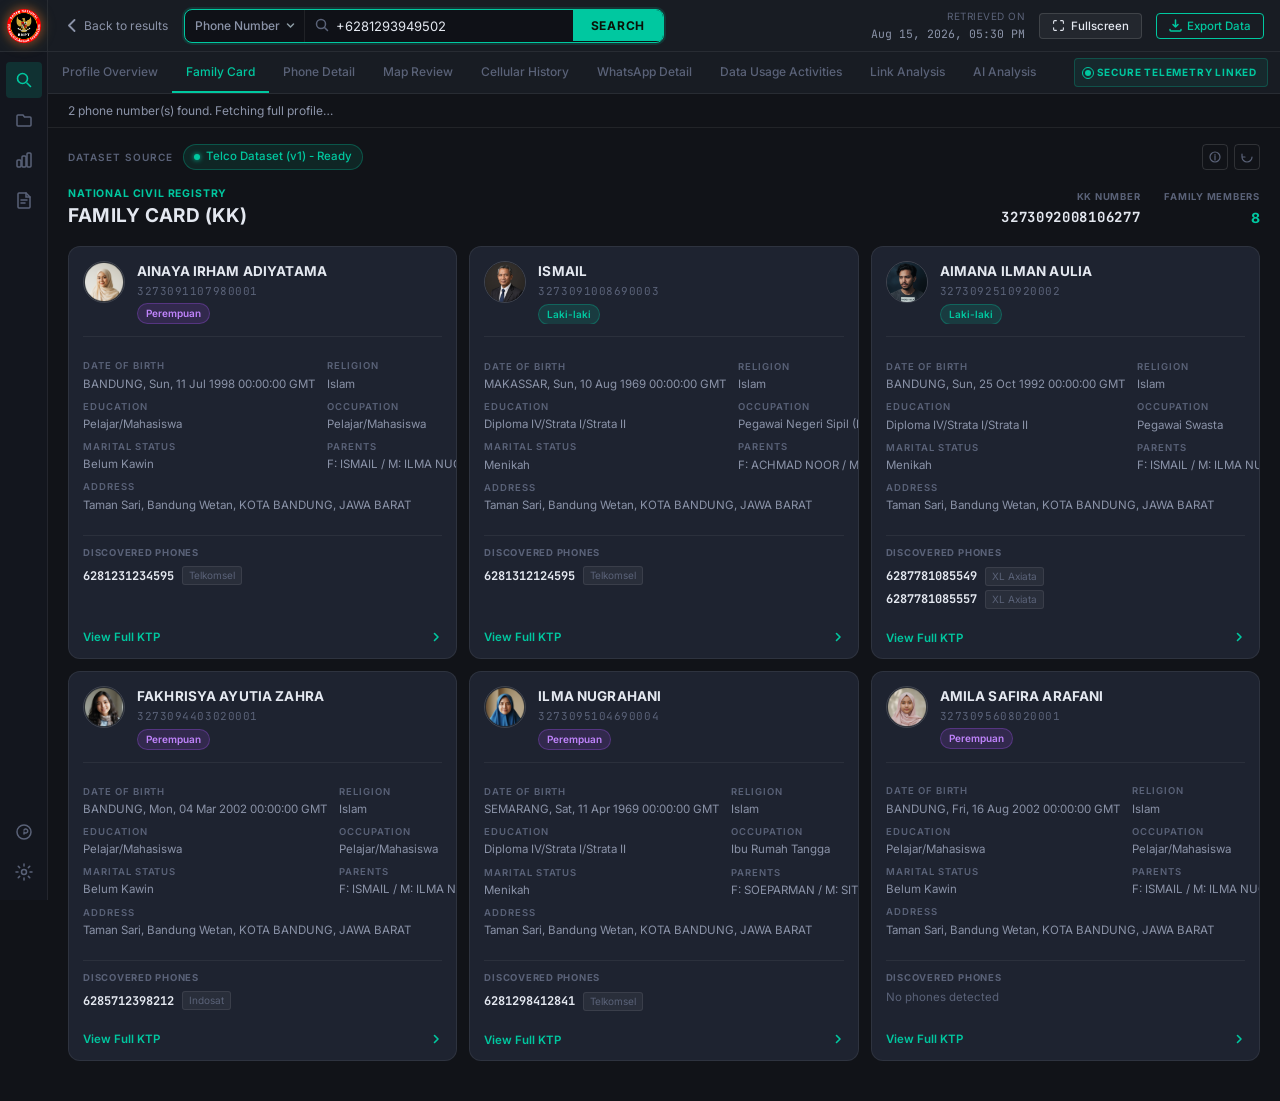
<file: index.html>
<!DOCTYPE html>
<html lang="id">
<head>
  <meta charset="UTF-8" />
  <meta name="viewport" content="width=device-width, initial-scale=1.0" />
  <title>Intelligence Platform – Family Card Viewer</title>
  <meta name="description" content="Sistem intelijen terpadu untuk verifikasi data kependudukan dan kartu keluarga berbasis telemetri aman." />
  <link rel="preconnect" href="https://fonts.googleapis.com" />
  <link rel="preconnect" href="https://fonts.gstatic.com" crossorigin />
  <link href="https://fonts.googleapis.com/css2?family=Inter:wght@300;400;500;600;700&family=JetBrains+Mono:wght@400;500&display=swap" rel="stylesheet" />
  <link rel="stylesheet" href="style.css" />
</head>
<body>

  <!-- TOP NAV -->
  <header class="topbar">
    <div class="topbar-left">
      <div class="logo-wrap" id="logo-wrap" style="cursor: pointer;" onclick="window.location.href='search.html'">
        <div class="logo-emblem">
          <img src="images/bnpt_logo.png" alt="BNPT Logo" style="width:34px; height:34px; object-fit:contain; filter:drop-shadow(0 0 4px rgba(226,0,26,0.3));" />
        </div>
      </div>
    </div>

    <div class="topbar-search">
      <button class="btn-back" id="btn-back" onclick="window.location.href='search.html'">
        <svg width="13" height="13" viewBox="0 0 13 13" fill="none"><path d="M8.5 1L3 6.5l5.5 5.5" stroke="currentColor" stroke-width="1.8" stroke-linecap="round" stroke-linejoin="round"/></svg>
        Back to results
      </button>

      <div class="search-group active">
        <select class="search-type-select" id="search-type-select" aria-label="Search Type">
          <option value="name" selected>Name</option>
          <option value="phone">Phone Number</option>
          <option value="kk">KK Number</option>
        </select>
        <div class="search-input-wrap">
          <svg class="search-icon" width="15" height="15" viewBox="0 0 15 15" fill="none"><circle cx="6" cy="6" r="4.5" stroke="currentColor" stroke-width="1.5"/><path d="M9.5 9.5l3 3" stroke="currentColor" stroke-width="1.5" stroke-linecap="round"/></svg>
          <input type="text" id="search-input" class="search-input" value="Aimana Ilman Aulia" placeholder="Search name..." />
        </div>
        <button class="btn-search" id="btn-search">SEARCH</button>
      </div>
    </div>

    <div class="topbar-right">
      <div class="retrieval-info">
        <span class="retrieval-label">Retrieved on</span>
        <span class="retrieval-date" id="retrieval-date">Aug 15, 2026, 05:30 PM</span>
      </div>
      <button class="btn-fullscreen" id="btn-fullscreen" onclick="toggleFullScreen()" title="Fullscreen Mode (F11)">
        <svg width="13" height="13" viewBox="0 0 24 24" fill="none" stroke="currentColor" stroke-width="2" stroke-linecap="round" stroke-linejoin="round">
          <path d="M8 3H5a2 2 0 0 0-2 2v3m18 0V5a2 2 0 0 0-2-2h-3m0 18h3a2 2 0 0 0 2-2v-3M3 16v3a2 2 0 0 0 2 2h3"></path>
        </svg>
        <span class="fs-text">Fullscreen</span>
      </button>
      <button class="btn-export" id="btn-export">
        <svg width="13" height="13" viewBox="0 0 13 13" fill="none"><path d="M6.5 1v7M4 5.5l2.5 2.5 2.5-2.5M1 10.5v.5a1 1 0 001 1h9a1 1 0 001-1v-.5" stroke="currentColor" stroke-width="1.5" stroke-linecap="round" stroke-linejoin="round"/></svg>
        Export Data
      </button>
    </div>
  </header>

  <!-- TABS -->
  <nav class="tab-nav" role="navigation" aria-label="Section tabs">
    <div class="tab-nav-inner">
      <button class="tab-btn" id="tab-profile" data-tab="profile" onclick="window.location.href='profile_aimana.html'">Profile Overview</button>
      <button class="tab-btn active" id="tab-family" data-tab="family">Family Card</button>
      <button class="tab-btn" id="tab-phone" data-tab="phone" onclick="window.location.href='phone_detail.html'">Phone Detail</button>
      <button class="tab-btn" id="tab-map" data-tab="map" onclick="window.location.href='map_review.html'">Map Review</button>
      <button class="tab-btn" id="tab-cellular" data-tab="cellular" onclick="window.location.href='cellular_history.html'">Cellular History</button>
      <button class="tab-btn" id="tab-whatsapp" data-tab="whatsapp" onclick="window.location.href='whatsapp_detail.html'">WhatsApp Detail</button>
      <button class="tab-btn" id="tab-data" data-tab="data" onclick="window.location.href='data_usage.html'">Data Usage Activities</button>
      <button class="tab-btn" id="tab-link" data-tab="link" onclick="window.location.href='link_analysis.html'">Link Analysis</button>
      <button class="tab-btn" id="tab-ai" data-tab="ai" onclick="window.location.href='ai_analysis.html'">AI Analysis</button>
    </div>
    <div class="secure-badge" id="secure-badge">
      <span class="pulse-dot"></span>
      SECURE TELEMETRY LINKED
    </div>
  </nav>

  <!-- INFO BAR -->
  <div class="info-bar">
    <span class="info-text">2 phone number(s) found. Fetching full profile&hellip;</span>
  </div>

  <!-- LAYOUT WRAPPER -->
  <div class="layout-wrap">

    <!-- SIDEBAR -->
    <aside class="sidebar" aria-label="Sidebar navigation">
      <button class="sidebar-icon active" id="sb-search" title="Search">
        <svg width="18" height="18" viewBox="0 0 18 18" fill="none"><circle cx="7.5" cy="7.5" r="5" stroke="currentColor" stroke-width="1.6"/><path d="M12 12l3.5 3.5" stroke="currentColor" stroke-width="1.6" stroke-linecap="round"/></svg>
      </button>
      <button class="sidebar-icon" id="sb-folder" title="Folders">
        <svg width="18" height="18" viewBox="0 0 18 18" fill="none"><path d="M2 5a1 1 0 011-1h5l1.5 2H15a1 1 0 011 1v7a1 1 0 01-1 1H3a1 1 0 01-1-1V5z" stroke="currentColor" stroke-width="1.5"/></svg>
      </button>
      <button class="sidebar-icon" id="sb-chart" title="Analytics">
        <svg width="18" height="18" viewBox="0 0 18 18" fill="none"><rect x="2" y="9" width="4" height="7" rx="1" stroke="currentColor" stroke-width="1.5"/><rect x="7" y="5" width="4" height="11" rx="1" stroke="currentColor" stroke-width="1.5"/><rect x="12" y="2" width="4" height="14" rx="1" stroke="currentColor" stroke-width="1.5"/></svg>
      </button>
      <button class="sidebar-icon" id="sb-doc" title="Reports">
        <svg width="18" height="18" viewBox="0 0 18 18" fill="none"><path d="M4 2h7l4 4v10a1 1 0 01-1 1H4a1 1 0 01-1-1V3a1 1 0 011-1z" stroke="currentColor" stroke-width="1.5"/><path d="M11 2v4h4M6 9h6M6 12h4" stroke="currentColor" stroke-width="1.5" stroke-linecap="round"/></svg>
      </button>
      <div class="sidebar-spacer"></div>
      <button class="sidebar-icon" id="sb-help" title="Help">
        <svg width="18" height="18" viewBox="0 0 18 18" fill="none"><circle cx="9" cy="9" r="7" stroke="currentColor" stroke-width="1.5"/><path d="M9 10v1M9 7a2 2 0 110 2" stroke="currentColor" stroke-width="1.5" stroke-linecap="round"/></svg>
      </button>
      <button class="sidebar-icon" id="sb-settings" title="Settings">
        <svg width="18" height="18" viewBox="0 0 18 18" fill="none"><circle cx="9" cy="9" r="2.5" stroke="currentColor" stroke-width="1.5"/><path d="M9 1v2M9 15v2M1 9h2M15 9h2M3.22 3.22l1.42 1.42M13.36 13.36l1.42 1.42M3.22 14.78l1.42-1.42M13.36 4.64l1.42-1.42" stroke="currentColor" stroke-width="1.5" stroke-linecap="round"/></svg>
      </button>
    </aside>

    <!-- MAIN CONTENT -->
    <main class="main-content">

      <!-- Dataset source -->
      <div class="dataset-bar">
        <span class="dataset-label">DATASET SOURCE</span>
        <span class="dataset-badge">
          <span class="dot-green"></span>
          Telco Dataset (v1) - Ready
        </span>
        <div style="margin-left:auto; display:flex; gap:6px;">
          <button class="btn-refresh" title="Info"><svg width="12" height="12" viewBox="0 0 12 12" fill="none"><circle cx="6" cy="6" r="5" stroke="currentColor" stroke-width="1.2"/><path d="M6 5v4M6 3.5v.5" stroke="currentColor" stroke-width="1.2" stroke-linecap="round"/></svg></button>
          <button class="btn-refresh" id="btn-refresh" title="Refresh"><svg width="12" height="12" viewBox="0 0 12 12" fill="none"><path d="M1 6A5 5 0 1011 6M1 3v3h3" stroke="currentColor" stroke-width="1.2" stroke-linecap="round" stroke-linejoin="round"/></svg></button>
        </div>
      </div>

      <!-- Family Card Header -->
      <div class="kk-header" style="display:flex; justify-content:space-between; align-items:flex-end; margin-bottom:18px;">
        <div>
          <div style="font-size:10.5px; font-weight:700; color:var(--accent); letter-spacing:0.08em; text-transform:uppercase; margin-bottom:3px;" id="kk-subtitle">NATIONAL CIVIL REGISTRY</div>
          <h1 class="kk-title" style="margin:0;">FAMILY CARD (KK)</h1>
        </div>
        <div class="kk-meta" style="display:flex; gap:24px; align-items:center;">
          <div style="text-align:right;">
            <div style="font-size:9.5px; font-weight:700; letter-spacing:0.08em; color:var(--text-muted); text-transform:uppercase; margin-bottom:2px;">KK NUMBER</div>
            <div class="kk-number" id="kk-number" style="font-size:14px; font-weight:700; color:var(--text-primary); font-family:var(--mono);">3175060703160026</div>
          </div>
          <div style="text-align:right;">
            <div style="font-size:9.5px; font-weight:700; letter-spacing:0.08em; color:var(--text-muted); text-transform:uppercase; margin-bottom:2px;">FAMILY MEMBERS</div>
            <div class="kk-members" id="kk-members" style="font-size:14px; font-weight:700; color:var(--accent); font-family:var(--font);">3 Registered</div>
          </div>
        </div>
      </div>

      <!-- Members Grid -->
      <div class="members-grid" id="members-grid">
        <!-- Cards rendered by JS -->
      </div>

    </main>
  </div>

  <script src="search_logic.js"></script>
  <script src="app.js"></script>
</body>
</html>
</file>
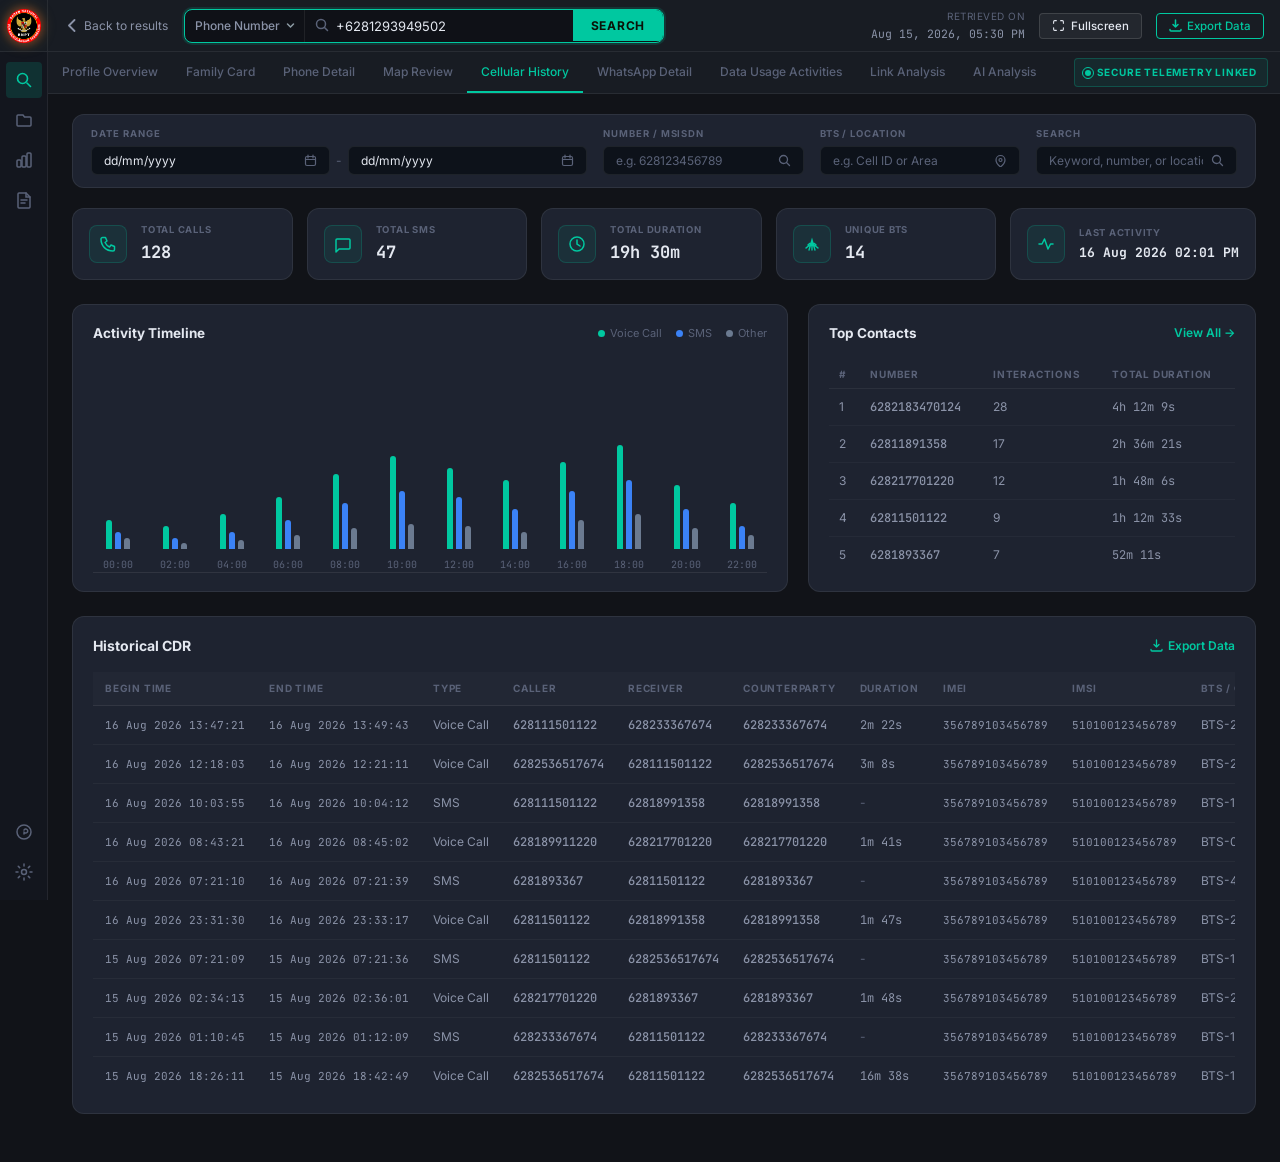
<file: cellular_history.html>
<!DOCTYPE html>
<html lang="id">
<head>
  <meta charset="UTF-8" />
  <meta name="viewport" content="width=device-width, initial-scale=1.0" />
  <title>Cellular History | BNPT Intelligence Platform</title>
  <meta name="description" content="Cellular History CDR Intelijen Telemetri - BNPT Intelligence Platform." />
  <link rel="preconnect" href="https://fonts.googleapis.com" />
  <link rel="preconnect" href="https://fonts.gstatic.com" crossorigin />
  <link href="https://fonts.googleapis.com/css2?family=Inter:wght@300;400;500;600;700;800&family=JetBrains+Mono:wght@400;500&display=swap" rel="stylesheet" />
  <link rel="stylesheet" href="style.css" />
  <link rel="stylesheet" href="profile.css" />
  <style>
    /* ── CELLULAR HISTORY PAGE STYLES ───── */
    .cellular-page {
      margin-left: var(--sidebar-w);
      padding: 20px 24px 48px;
      min-height: calc(100vh - var(--topbar-h) - var(--tabs-h));
      width: calc(100% - var(--sidebar-w));
    }

    /* Filter Bar */
    .cell-filter-bar {
      background: var(--bg-card);
      border: 1px solid var(--border);
      border-radius: var(--radius-lg);
      padding: 12px 18px;
      margin-bottom: 20px;
      display: grid;
      grid-template-columns: auto 1fr 1fr 1fr;
      gap: 16px;
      align-items: center;
    }
    .filter-item {
      display: flex;
      flex-direction: column;
      gap: 5px;
    }
    .filter-item-label {
      font-size: 9.5px;
      font-weight: 700;
      letter-spacing: 0.1em;
      text-transform: uppercase;
      color: var(--text-muted);
    }
    .filter-item-input {
      display: flex;
      align-items: center;
      gap: 8px;
      background: #0d121a;
      border: 1px solid var(--border);
      border-radius: 6px;
      padding: 6px 12px;
      font-size: 12px;
      color: var(--text-primary);
    }
    .filter-item-input input {
      background: none;
      border: none;
      outline: none;
      color: var(--text-primary);
      font-family: var(--font);
      font-size: 12px;
      width: 100%;
    }
    .filter-item-input input::placeholder { color: var(--text-muted); }
    .filter-item-input svg { color: var(--text-muted); flex-shrink: 0; }

    /* Metrics Grid (5 Cards) */
    .cell-metrics-grid {
      display: grid;
      grid-template-columns: repeat(5, 1fr);
      gap: 14px;
      margin-bottom: 24px;
    }
    .cell-metric-card {
      background: var(--bg-card);
      border: 1px solid var(--border);
      border-radius: var(--radius-lg);
      padding: 14px 16px;
      display: flex;
      align-items: center;
      gap: 14px;
      transition: border-color 0.2s ease, box-shadow 0.2s ease;
    }
    .cell-metric-card:hover {
      border-color: rgba(0, 200, 160, 0.4);
      box-shadow: 0 4px 16px rgba(0, 0, 0, 0.4);
    }
    .cell-metric-icon {
      width: 38px;
      height: 38px;
      border-radius: 8px;
      background: rgba(0, 200, 160, 0.08);
      border: 1px solid rgba(0, 200, 160, 0.2);
      color: var(--accent);
      display: flex;
      align-items: center;
      justify-content: center;
      flex-shrink: 0;
    }
    .cell-metric-content {
      display: flex;
      flex-direction: column;
      gap: 2px;
      overflow: hidden;
    }
    .cell-metric-title {
      font-size: 9.5px;
      font-weight: 700;
      letter-spacing: 0.08em;
      text-transform: uppercase;
      color: var(--text-muted);
    }
    .cell-metric-val {
      font-family: var(--mono);
      font-size: 17px;
      font-weight: 700;
      color: var(--text-primary);
      white-space: nowrap;
      text-overflow: ellipsis;
      overflow: hidden;
    }

    /* Middle Layout (Timeline + Top Contacts) */
    .cell-mid-layout {
      display: grid;
      grid-template-columns: 1.6fr 1fr;
      gap: 20px;
      margin-bottom: 24px;
    }
    .cell-panel {
      background: var(--bg-card);
      border: 1px solid var(--border);
      border-radius: var(--radius-lg);
      padding: 18px 20px;
      display: flex;
      flex-direction: column;
    }
    .cell-panel-header {
      display: flex;
      align-items: center;
      justify-content: space-between;
      margin-bottom: 18px;
    }
    .cell-panel-title {
      font-size: 13.5px;
      font-weight: 700;
      color: var(--text-primary);
    }

    /* Legend */
    .timeline-legend {
      display: flex;
      align-items: center;
      gap: 14px;
      font-size: 11px;
      color: var(--text-muted);
    }
    .legend-item {
      display: flex;
      align-items: center;
      gap: 5px;
    }
    .legend-dot {
      width: 7px;
      height: 7px;
      border-radius: 50%;
    }

    /* Timeline Bar Chart SVG / CSS Container */
    .timeline-chart-wrap {
      display: flex;
      flex-direction: column;
      gap: 10px;
      margin-top: 10px;
      flex: 1;
      justify-content: flex-end;
    }
    .bars-container {
      display: flex;
      align-items: flex-end;
      justify-content: space-between;
      height: 140px;
      padding: 0 10px;
      border-bottom: 1px solid rgba(255, 255, 255, 0.08);
    }
    .time-group {
      display: flex;
      flex-direction: column;
      align-items: center;
      gap: 8px;
      height: 100%;
      justify-content: flex-end;
    }
    .bars-pair {
      display: flex;
      align-items: flex-end;
      gap: 3px;
      height: 100%;
    }
    .bar {
      width: 6px;
      border-radius: 3px 3px 0 0;
      transition: height 0.3s ease;
    }
    .bar.voice { background: var(--accent); }
    .bar.sms { background: #3b82f6; }
    .bar.other { background: #6b7a90; }
    .time-label {
      font-family: var(--mono);
      font-size: 10px;
      color: var(--text-muted);
    }

    /* Top Contacts Table */
    .top-contacts-table {
      width: 100%;
      border-collapse: collapse;
      font-size: 12px;
    }
    .top-contacts-table th {
      text-align: left;
      padding: 6px 10px;
      font-size: 10px;
      font-weight: 700;
      letter-spacing: 0.08em;
      text-transform: uppercase;
      color: var(--text-muted);
      border-bottom: 1px solid rgba(255, 255, 255, 0.06);
    }
    .top-contacts-table td {
      padding: 9px 10px;
      border-bottom: 1px solid rgba(255, 255, 255, 0.03);
      vertical-align: middle;
      color: var(--text-secondary);
    }
    .top-contacts-table tbody tr:last-child td { border-bottom: none; }
    .top-contacts-table tbody tr:hover { background: rgba(255, 255, 255, 0.02); }

    /* Historical CDR Table Section */
    .cdr-section {
      background: var(--bg-card);
      border: 1px solid var(--border);
      border-radius: var(--radius-lg);
      padding: 18px 20px;
      overflow: hidden;
    }
    .cdr-header {
      display: flex;
      align-items: center;
      justify-content: space-between;
      margin-bottom: 16px;
    }
    .cdr-title {
      font-size: 14px;
      font-weight: 700;
      color: var(--text-primary);
    }
    .btn-export-link {
      color: var(--accent);
      font-size: 12px;
      font-weight: 600;
      text-decoration: none;
      display: flex;
      align-items: center;
      gap: 5px;
      cursor: pointer;
    }
    .btn-export-link:hover { text-decoration: underline; }

    .cdr-table-wrap {
      overflow-x: auto;
    }
    .cdr-table {
      width: 100%;
      border-collapse: collapse;
      font-size: 12px;
      white-space: nowrap;
    }
    .cdr-table th {
      text-align: left;
      padding: 9px 12px;
      font-size: 10px;
      font-weight: 700;
      letter-spacing: 0.08em;
      text-transform: uppercase;
      color: var(--text-muted);
      background: rgba(255, 255, 255, 0.02);
      border-bottom: 1px solid var(--border);
    }
    .cdr-table td {
      padding: 10px 12px;
      border-bottom: 1px solid rgba(255, 255, 255, 0.04);
      vertical-align: middle;
      color: var(--text-secondary);
    }
    .cdr-table tbody tr:last-child td { border-bottom: none; }
    .cdr-table tbody tr:hover { background: rgba(0, 200, 160, 0.03); }
    .td-num {
      font-family: var(--mono);
      color: var(--accent);
      font-weight: 500;
    }
    .td-mono {
      font-family: var(--mono);
      font-size: 11px;
      color: var(--text-secondary);
    }
    .td-datetime {
      font-family: var(--mono);
      font-size: 11px;
      color: var(--text-muted);
    }
  </style>
</head>
<body>

  <!-- ───────────────── TOPBAR ───────────────── -->
  <header class="topbar">
    <div class="topbar-left">
      <div class="logo-wrap" style="cursor: pointer;" onclick="window.location.href='search.html'">
        <div class="logo-emblem">
          <img src="images/bnpt_logo.png" alt="BNPT Logo" style="width:34px;height:34px;object-fit:contain;filter:drop-shadow(0 0 4px rgba(226,0,26,0.3));" />
        </div>
      </div>
    </div>

    <div class="topbar-search">
      <button class="btn-back" onclick="window.location.href='search.html'">
        <svg width="13" height="13" viewBox="0 0 13 13" fill="none"><path d="M8.5 1L3 6.5l5.5 5.5" stroke="currentColor" stroke-width="1.8" stroke-linecap="round" stroke-linejoin="round"/></svg>
        Back to results
      </button>
      <div class="search-group active">
        <select class="search-type-select" id="search-type-select" aria-label="Search Type">
          <option value="name">Name</option>
          <option value="phone" selected>Phone Number</option>
          <option value="kk">KK Number</option>
        </select>
        <div class="search-input-wrap">
          <svg class="search-icon" width="15" height="15" viewBox="0 0 15 15" fill="none"><circle cx="6" cy="6" r="4.5" stroke="currentColor" stroke-width="1.5"/><path d="M9.5 9.5l3 3" stroke="currentColor" stroke-width="1.5" stroke-linecap="round"/></svg>
          <input type="text" id="search-input" class="search-input" value="+6281293949502" placeholder="Search phone number..." />
        </div>
        <button class="btn-search" id="btn-search">SEARCH</button>
      </div>
    </div>

    <div class="topbar-right">
      <div class="retrieval-info">
        <span class="retrieval-label">Retrieved on</span>
        <span class="retrieval-date" id="retrieval-date">Aug 15, 2026, 05:30 PM</span>
      </div>
      <button class="btn-fullscreen" id="btn-fullscreen" onclick="toggleFullScreen()" title="Fullscreen Mode (F11)">
        <svg width="13" height="13" viewBox="0 0 24 24" fill="none" stroke="currentColor" stroke-width="2" stroke-linecap="round" stroke-linejoin="round">
          <path d="M8 3H5a2 2 0 0 0-2 2v3m18 0V5a2 2 0 0 0-2-2h-3m0 18h3a2 2 0 0 0 2-2v-3M3 16v3a2 2 0 0 0 2 2h3"></path>
        </svg>
        <span class="fs-text">Fullscreen</span>
      </button>
      <button class="btn-export">
        <svg width="13" height="13" viewBox="0 0 13 13" fill="none"><path d="M6.5 1v7M4 5.5l2.5 2.5 2.5-2.5M1 10.5v.5a1 1 0 001 1h9a1 1 0 001-1v-.5" stroke="currentColor" stroke-width="1.5" stroke-linecap="round" stroke-linejoin="round"/></svg>
        Export Data
      </button>
    </div>
  </header>

  <!-- ───────────────── MAIN TABS ───────────────── -->
  <nav class="tab-nav" role="navigation">
    <div class="tab-nav-inner">
      <button class="tab-btn" onclick="window.location.href='profile_phone.html'">Profile Overview</button>
      <button class="tab-btn" onclick="window.location.href='index.html'">Family Card</button>
      <button class="tab-btn" onclick="window.location.href='phone_detail.html'">Phone Detail</button>
      <button class="tab-btn" onclick="window.location.href='map_review.html'">Map Review</button>
      <button class="tab-btn active" id="tab-cellular">Cellular History</button>
      <button class="tab-btn" onclick="window.location.href='whatsapp_detail.html'">WhatsApp Detail</button>
      <button class="tab-btn" onclick="window.location.href='data_usage.html'">Data Usage Activities</button>
      <button class="tab-btn" onclick="window.location.href='link_analysis.html'">Link Analysis</button>
      <button class="tab-btn" onclick="window.location.href='ai_analysis.html'">AI Analysis</button>
    </div>
    <div class="secure-badge">
      <span class="pulse-dot"></span>
      SECURE TELEMETRY LINKED
    </div>
  </nav>

  <!-- ───────────────── LAYOUT ───────────────── -->
  <div style="padding-top: calc(var(--topbar-h) + var(--tabs-h)); display:flex; min-height:100vh;">

    <!-- SIDEBAR -->
    <aside class="sidebar">
      <button class="sidebar-icon active" title="Search">
        <svg width="18" height="18" viewBox="0 0 18 18" fill="none"><circle cx="7.5" cy="7.5" r="5" stroke="currentColor" stroke-width="1.6"/><path d="M12 12l3.5 3.5" stroke="currentColor" stroke-width="1.6" stroke-linecap="round"/></svg>
      </button>
      <button class="sidebar-icon" title="Folders">
        <svg width="18" height="18" viewBox="0 0 18 18" fill="none"><path d="M2 5a1 1 0 011-1h5l1.5 2H15a1 1 0 011 1v7a1 1 0 01-1 1H3a1 1 0 01-1-1V5z" stroke="currentColor" stroke-width="1.5"/></svg>
      </button>
      <button class="sidebar-icon" title="Analytics">
        <svg width="18" height="18" viewBox="0 0 18 18" fill="none"><rect x="2" y="9" width="4" height="7" rx="1" stroke="currentColor" stroke-width="1.5"/><rect x="7" y="5" width="4" height="11" rx="1" stroke="currentColor" stroke-width="1.5"/><rect x="12" y="2" width="4" height="14" rx="1" stroke="currentColor" stroke-width="1.5"/></svg>
      </button>
      <button class="sidebar-icon" title="Reports">
        <svg width="18" height="18" viewBox="0 0 18 18" fill="none"><path d="M4 2h7l4 4v10a1 1 0 01-1 1H4a1 1 0 01-1-1V3a1 1 0 011-1z" stroke="currentColor" stroke-width="1.5"/><path d="M11 2v4h4M6 9h6M6 12h4" stroke="currentColor" stroke-width="1.5" stroke-linecap="round"/></svg>
      </button>
      <div class="sidebar-spacer"></div>
      <button class="sidebar-icon" title="Help">
        <svg width="18" height="18" viewBox="0 0 18 18" fill="none"><circle cx="9" cy="9" r="7" stroke="currentColor" stroke-width="1.5"/><path d="M9 10v1M9 7a2 2 0 110 2" stroke="currentColor" stroke-width="1.5" stroke-linecap="round"/></svg>
      </button>
      <button class="sidebar-icon" title="Settings">
        <svg width="18" height="18" viewBox="0 0 18 18" fill="none"><circle cx="9" cy="9" r="2.5" stroke="currentColor" stroke-width="1.5"/><path d="M9 1v2M9 15v2M1 9h2M15 9h2M3.22 3.22l1.42 1.42M13.36 13.36l1.42 1.42M3.22 14.78l1.42-1.42M13.36 4.64l1.42-1.42" stroke="currentColor" stroke-width="1.5" stroke-linecap="round"/></svg>
      </button>
    </aside>

    <!-- MAIN CELLULAR CONTENT -->
    <main class="cellular-page">

      <!-- FILTER CONTROLS BAR -->
      <div class="cell-filter-bar">
        <div class="filter-item">
          <span class="filter-item-label">DATE RANGE</span>
          <div style="display:flex; align-items:center; gap:6px;">
            <div class="filter-item-input">
              <input type="text" value="dd/mm/yyyy" placeholder="dd/mm/yyyy" />
              <svg width="13" height="13" viewBox="0 0 13 13" fill="none"><rect x="1.5" y="2.5" width="10" height="9" rx="1.5" stroke="currentColor" stroke-width="1.2"/><path d="M1.5 5.5h10M4 1v3M9 1v3" stroke="currentColor" stroke-width="1.2" stroke-linecap="round"/></svg>
            </div>
            <span style="color:var(--text-muted); font-size:12px;">-</span>
            <div class="filter-item-input">
              <input type="text" value="dd/mm/yyyy" placeholder="dd/mm/yyyy" />
              <svg width="13" height="13" viewBox="0 0 13 13" fill="none"><rect x="1.5" y="2.5" width="10" height="9" rx="1.5" stroke="currentColor" stroke-width="1.2"/><path d="M1.5 5.5h10M4 1v3M9 1v3" stroke="currentColor" stroke-width="1.2" stroke-linecap="round"/></svg>
            </div>
          </div>
        </div>

        <div class="filter-item">
          <span class="filter-item-label">NUMBER / MSISDN</span>
          <div class="filter-item-input">
            <input type="text" placeholder="e.g. 628123456789" />
            <svg width="13" height="13" viewBox="0 0 13 13" fill="none"><circle cx="5.5" cy="5.5" r="4" stroke="currentColor" stroke-width="1.3"/><path d="M8.5 8.5l3 3" stroke="currentColor" stroke-width="1.3" stroke-linecap="round"/></svg>
          </div>
        </div>

        <div class="filter-item">
          <span class="filter-item-label">BTS / LOCATION</span>
          <div class="filter-item-input">
            <input type="text" placeholder="e.g. Cell ID or Area" />
            <svg width="13" height="13" viewBox="0 0 13 13" fill="none"><path d="M6.5 1.5c-2.5 0-4.5 2-4.5 4.5 0 3.5 4.5 7 4.5 7s4.5-3.5 4.5-7c0-2.5-2-4.5-4.5-4.5z" stroke="currentColor" stroke-width="1.2"/><circle cx="6.5" cy="6" r="1.5" stroke="currentColor" stroke-width="1.2"/></svg>
          </div>
        </div>

        <div class="filter-item">
          <span class="filter-item-label">SEARCH</span>
          <div class="filter-item-input">
            <input type="text" placeholder="Keyword, number, or location" />
            <svg width="13" height="13" viewBox="0 0 13 13" fill="none"><circle cx="5.5" cy="5.5" r="4" stroke="currentColor" stroke-width="1.3"/><path d="M8.5 8.5l3 3" stroke="currentColor" stroke-width="1.3" stroke-linecap="round"/></svg>
          </div>
        </div>
      </div>

      <!-- METRICS ROW (5 CARDS) -->
      <div class="cell-metrics-grid">
        <!-- Metric 1: Total Calls -->
        <div class="cell-metric-card">
          <div class="cell-metric-icon">
            <svg width="18" height="18" viewBox="0 0 18 18" fill="none"><path d="M3.5 2.5h3l1.5 3.5-2 1.5c1 2 2.5 3.5 4.5 4.5l1.5-2 3.5 1.5v3c0 .8-.7 1.5-1.5 1.5C7 16 2 11 2 4c0-.8.7-1.5 1.5-1.5z" stroke="currentColor" stroke-width="1.5" stroke-linecap="round" stroke-linejoin="round"/></svg>
          </div>
          <div class="cell-metric-content">
            <span class="cell-metric-title">TOTAL CALLS</span>
            <span class="cell-metric-val" id="val-total-calls">128</span>
          </div>
        </div>

        <!-- Metric 2: Total SMS -->
        <div class="cell-metric-card">
          <div class="cell-metric-icon">
            <svg width="18" height="18" viewBox="0 0 18 18" fill="none"><path d="M3 4h12a1 1 0 011 1v8a1 1 0 01-1 1H5l-3 3V5a1 1 0 011-1z" stroke="currentColor" stroke-width="1.5" stroke-linecap="round" stroke-linejoin="round"/></svg>
          </div>
          <div class="cell-metric-content">
            <span class="cell-metric-title">TOTAL SMS</span>
            <span class="cell-metric-val" id="val-total-sms">47</span>
          </div>
        </div>

        <!-- Metric 3: Total Duration -->
        <div class="cell-metric-card">
          <div class="cell-metric-icon">
            <svg width="18" height="18" viewBox="0 0 18 18" fill="none"><circle cx="9" cy="9" r="7" stroke="currentColor" stroke-width="1.5"/><path d="M9 5v4l3 2" stroke="currentColor" stroke-width="1.5" stroke-linecap="round"/></svg>
          </div>
          <div class="cell-metric-content">
            <span class="cell-metric-title">TOTAL DURATION</span>
            <span class="cell-metric-val" id="val-total-duration">19h 30m</span>
          </div>
        </div>

        <!-- Metric 4: Unique BTS -->
        <div class="cell-metric-card">
          <div class="cell-metric-icon">
            <svg width="18" height="18" viewBox="0 0 18 18" fill="none"><path d="M9 15v-6M6 15l3-10 3 10M3 13a8 8 0 0112 0M5 10a5 5 0 018 0" stroke="currentColor" stroke-width="1.4" stroke-linecap="round"/></svg>
          </div>
          <div class="cell-metric-content">
            <span class="cell-metric-title">UNIQUE BTS</span>
            <span class="cell-metric-val" id="val-unique-bts">14</span>
          </div>
        </div>

        <!-- Metric 5: Last Activity -->
        <div class="cell-metric-card">
          <div class="cell-metric-icon">
            <svg width="18" height="18" viewBox="0 0 18 18" fill="none"><path d="M2 9h3l2.5-5 3.5 10 2.5-5h2.5" stroke="currentColor" stroke-width="1.5" stroke-linecap="round" stroke-linejoin="round"/></svg>
          </div>
          <div class="cell-metric-content">
            <span class="cell-metric-title">LAST ACTIVITY</span>
            <span class="cell-metric-val" id="val-last-activity" style="font-size:13px;">16 Aug 2026 02:01 PM</span>
          </div>
        </div>
      </div>

      <!-- MIDDLE SECTION (Timeline + Top Contacts) -->
      <div class="cell-mid-layout">

        <!-- Activity Timeline Panel -->
        <div class="cell-panel">
          <div class="cell-panel-header">
            <span class="cell-panel-title">Activity Timeline</span>
            <div class="timeline-legend">
              <div class="legend-item"><span class="legend-dot" style="background:var(--accent);"></span> Voice Call</div>
              <div class="legend-item"><span class="legend-dot" style="background:#3b82f6;"></span> SMS</div>
              <div class="legend-item"><span class="legend-dot" style="background:#6b7a90;"></span> Other</div>
            </div>
          </div>

          <div class="timeline-chart-wrap">
            <div class="bars-container" id="bars-container">
              <!-- Bar groups rendered dynamically -->
            </div>
          </div>
        </div>

        <!-- Top Contacts Panel -->
        <div class="cell-panel">
          <div class="cell-panel-header">
            <span class="cell-panel-title">Top Contacts</span>
            <a href="#" class="btn-export-link">View All &rarr;</a>
          </div>

          <table class="top-contacts-table">
            <thead>
              <tr>
                <th>#</th>
                <th>Number</th>
                <th>Interactions</th>
                <th>Total Duration</th>
              </tr>
            </thead>
            <tbody id="top-contacts-body">
              <tr>
                <td>1</td>
                <td class="td-num">6282183470124</td>
                <td>28</td>
                <td style="font-family:var(--mono);">4h 12m 9s</td>
              </tr>
              <tr>
                <td>2</td>
                <td class="td-num">62811891358</td>
                <td>17</td>
                <td style="font-family:var(--mono);">2h 36m 21s</td>
              </tr>
              <tr>
                <td>3</td>
                <td class="td-num">628217701220</td>
                <td>12</td>
                <td style="font-family:var(--mono);">1h 48m 6s</td>
              </tr>
              <tr>
                <td>4</td>
                <td class="td-num">62811501122</td>
                <td>9</td>
                <td style="font-family:var(--mono);">1h 12m 33s</td>
              </tr>
              <tr>
                <td>5</td>
                <td class="td-num">6281893367</td>
                <td>7</td>
                <td style="font-family:var(--mono);">52m 11s</td>
              </tr>
            </tbody>
          </table>
        </div>

      </div>

      <!-- BOTTOM SECTION: HISTORICAL CDR -->
      <div class="cdr-section">
        <div class="cdr-header">
          <span class="cdr-title">Historical CDR</span>
          <a href="#" class="btn-export-link">
            <svg width="13" height="13" viewBox="0 0 13 13" fill="none"><path d="M6.5 1v7M4 5.5l2.5 2.5 2.5-2.5M1 10.5v.5a1 1 0 001 1h9a1 1 0 001-1v-.5" stroke="currentColor" stroke-width="1.3" stroke-linecap="round" stroke-linejoin="round"/></svg>
            Export Data
          </a>
        </div>

        <div class="cdr-table-wrap">
          <table class="cdr-table">
            <thead>
              <tr>
                <th>Begin Time</th>
                <th>End Time</th>
                <th>Type</th>
                <th>Caller</th>
                <th>Receiver</th>
                <th>Counterparty</th>
                <th>Duration</th>
                <th>IMEI</th>
                <th>IMSI</th>
                <th>BTS / Cell ID</th>
                <th>Subject Location</th>
              </tr>
            </thead>
            <tbody id="cdr-table-body">
              <tr>
                <td class="td-datetime">16 Aug 2026 13:47:21</td>
                <td class="td-datetime">16 Aug 2026 13:49:43</td>
                <td>Voice Call</td>
                <td class="td-num">628111501122</td>
                <td class="td-num">628233367674</td>
                <td class="td-num">628233367674</td>
                <td style="font-family:var(--mono);">2m 22s</td>
                <td class="td-mono">356789103456789</td>
                <td class="td-mono">510100123456789</td>
                <td>BTS-2318 (LAC:1043)</td>
                <td>Jakarta Selatan</td>
              </tr>
              <tr>
                <td class="td-datetime">16 Aug 2026 12:18:03</td>
                <td class="td-datetime">16 Aug 2026 12:21:11</td>
                <td>Voice Call</td>
                <td class="td-num">6282536517674</td>
                <td class="td-num">628111501122</td>
                <td class="td-num">6282536517674</td>
                <style>font-family:var(--mono);</style><td style="font-family:var(--mono);">3m 8s</td>
                <td class="td-mono">356789103456789</td>
                <td class="td-mono">510100123456789</td>
                <td>BTS-2211 (LAC:2310)</td>
                <td>Jakarta Selatan</td>
              </tr>
              <tr>
                <td class="td-datetime">16 Aug 2026 10:03:55</td>
                <td class="td-datetime">16 Aug 2026 10:04:12</td>
                <td>SMS</td>
                <td class="td-num">628111501122</td>
                <td class="td-num">62818991358</td>
                <td class="td-num">62818991358</td>
                <td style="color:var(--text-muted);">-</td>
                <td class="td-mono">356789103456789</td>
                <td class="td-mono">510100123456789</td>
                <td>BTS-1987 (LAC:2310)</td>
                <td>Jakarta Pusat</td>
              </tr>
              <tr>
                <td class="td-datetime">16 Aug 2026 08:43:21</td>
                <td class="td-datetime">16 Aug 2026 08:45:02</td>
                <td>Voice Call</td>
                <td class="td-num">628189911220</td>
                <td class="td-num">628217701220</td>
                <td class="td-num">628217701220</td>
                <td style="font-family:var(--mono);">1m 41s</td>
                <td class="td-mono">356789103456789</td>
                <td class="td-mono">510100123456789</td>
                <td>BTS-0411 (LAC:1209)</td>
                <td>Jakarta Barat</td>
              </tr>
              <tr>
                <td class="td-datetime">16 Aug 2026 07:21:10</td>
                <td class="td-datetime">16 Aug 2026 07:21:39</td>
                <td>SMS</td>
                <td class="td-num">6281893367</td>
                <td class="td-num">62811501122</td>
                <td class="td-num">6281893367</td>
                <td style="color:var(--text-muted);">-</td>
                <td class="td-mono">356789103456789</td>
                <td class="td-mono">510100123456789</td>
                <td>BTS-4431 (LAC:1209)</td>
                <td>Tangerang</td>
              </tr>
              <tr>
                <td class="td-datetime">16 Aug 2026 23:31:30</td>
                <td class="td-datetime">16 Aug 2026 23:33:17</td>
                <td>Voice Call</td>
                <td class="td-num">62811501122</td>
                <td class="td-num">62818991358</td>
                <td class="td-num">62818991358</td>
                <td style="font-family:var(--mono);">1m 47s</td>
                <td class="td-mono">356789103456789</td>
                <td class="td-mono">510100123456789</td>
                <td>BTS-2056 (LAC:1210)</td>
                <td>Jakarta Pusat</td>
              </tr>
              <tr>
                <td class="td-datetime">15 Aug 2026 07:21:09</td>
                <td class="td-datetime">15 Aug 2026 07:21:36</td>
                <td>SMS</td>
                <td class="td-num">62811501122</td>
                <td class="td-num">6282536517674</td>
                <td class="td-num">6282536517674</td>
                <td style="color:var(--text-muted);">-</td>
                <td class="td-mono">356789103456789</td>
                <td class="td-mono">510100123456789</td>
                <td>BTS-1985 (LAC:2310)</td>
                <td>Depok</td>
              </tr>
              <tr>
                <td class="td-datetime">15 Aug 2026 02:34:13</td>
                <td class="td-datetime">15 Aug 2026 02:36:01</td>
                <td>Voice Call</td>
                <td class="td-num">628217701220</td>
                <td class="td-num">6281893367</td>
                <td class="td-num">6281893367</td>
                <td style="font-family:var(--mono);">1m 48s</td>
                <td class="td-mono">356789103456789</td>
                <td class="td-mono">510100123456789</td>
                <td>BTS-2318 (LAC:1043)</td>
                <td>Tangerang</td>
              </tr>
              <tr>
                <td class="td-datetime">15 Aug 2026 01:10:45</td>
                <td class="td-datetime">15 Aug 2026 01:12:09</td>
                <td>SMS</td>
                <td class="td-num">628233367674</td>
                <td class="td-num">62811501122</td>
                <td class="td-num">628233367674</td>
                <td style="color:var(--text-muted);">-</td>
                <td class="td-mono">356789103456789</td>
                <td class="td-mono">510100123456789</td>
                <td>BTS-1577 (LAC:2210)</td>
                <td>Bekasi</td>
              </tr>
              <tr>
                <td class="td-datetime">15 Aug 2026 18:26:11</td>
                <td class="td-datetime">15 Aug 2026 18:42:49</td>
                <td>Voice Call</td>
                <td class="td-num">6282536517674</td>
                <td class="td-num">62811501122</td>
                <td class="td-num">6282536517674</td>
                <td style="font-family:var(--mono);">16m 38s</td>
                <td class="td-mono">356789103456789</td>
                <td class="td-mono">510100123456789</td>
                <td>BTS-1577 (LAC:2210)</td>
                <td>Bekasi</td>
              </tr>
            </tbody>
          </table>
        </div>
      </div>

    </main>
  </div>

  <script src="search_logic.js"></script>
  <script>
    // Render Bar Chart
    function renderTimelineBars() {
      const container = document.querySelector('#bars-container');
      if (!container) return;

      const timeSlots = ['00:00', '02:00', '04:00', '06:00', '08:00', '10:00', '12:00', '14:00', '16:00', '18:00', '20:00', '22:00'];
      const data = [
        { voice: 25, sms: 15, other: 10 },
        { voice: 20, sms: 10, other: 5 },
        { voice: 30, sms: 15, other: 8 },
        { voice: 45, sms: 25, other: 12 },
        { voice: 65, sms: 40, other: 18 },
        { voice: 80, sms: 50, other: 22 },
        { voice: 70, sms: 45, other: 20 },
        { voice: 60, sms: 35, other: 15 },
        { voice: 75, sms: 50, other: 25 },
        { voice: 90, sms: 60, other: 30 },
        { voice: 55, sms: 35, other: 18 },
        { voice: 40, sms: 20, other: 12 }
      ];

      container.innerHTML = timeSlots.map((time, i) => {
        const d = data[i];
        return `
          <div class="time-group">
            <div class="bars-pair">
              <div class="bar voice" style="height: ${d.voice}%;"></div>
              <div class="bar sms" style="height: ${d.sms}%;"></div>
              <div class="bar other" style="height: ${d.other}%;"></div>
            </div>
            <span class="time-label">${time}</span>
          </div>
        `;
      }).join('');
    }

    // Dynamic content adaptation per search query
    function updateCellularContent() {
      const input = document.querySelector('#search-input');
      const query = (input ? input.value : '').trim().toLowerCase();

      const totalCalls = document.querySelector('#val-total-calls');
      const totalSms = document.querySelector('#val-total-sms');
      const totalDuration = document.querySelector('#val-total-duration');
      const uniqueBts = document.querySelector('#val-unique-bts');
      const lastActivity = document.querySelector('#val-last-activity');

      if (query.includes('ismail') || query.includes('3273092008106277')) {
        if (totalCalls) totalCalls.textContent = '42';
        if (totalSms) totalSms.textContent = '19';
        if (totalDuration) totalDuration.textContent = '5h 45m';
        if (uniqueBts) uniqueBts.textContent = '6';
        if (lastActivity) lastActivity.textContent = '15 Aug 2026 06:12 PM';
      } else if (query.includes('aimana') || query.includes('3273092510920002') || query.includes('6287781085549')) {
        if (totalCalls) totalCalls.textContent = '84';
        if (totalSms) totalSms.textContent = '32';
        if (totalDuration) totalDuration.textContent = '12h 15m';
        if (uniqueBts) uniqueBts.textContent = '9';
        if (lastActivity) lastActivity.textContent = '16 Aug 2026 11:40 AM';
      } else {
        if (totalCalls) totalCalls.textContent = '128';
        if (totalSms) totalSms.textContent = '47';
        if (totalDuration) totalDuration.textContent = '19h 30m';
        if (uniqueBts) uniqueBts.textContent = '14';
        if (lastActivity) lastActivity.textContent = '16 Aug 2026 02:01 PM';
      }
    }

    setupDynamicSearch('.search-group', '#search-input', '#search-type-select', '#btn-search');
    renderTimelineBars();
    updateCellularContent();
  </script>
</body>
</html>
</file>
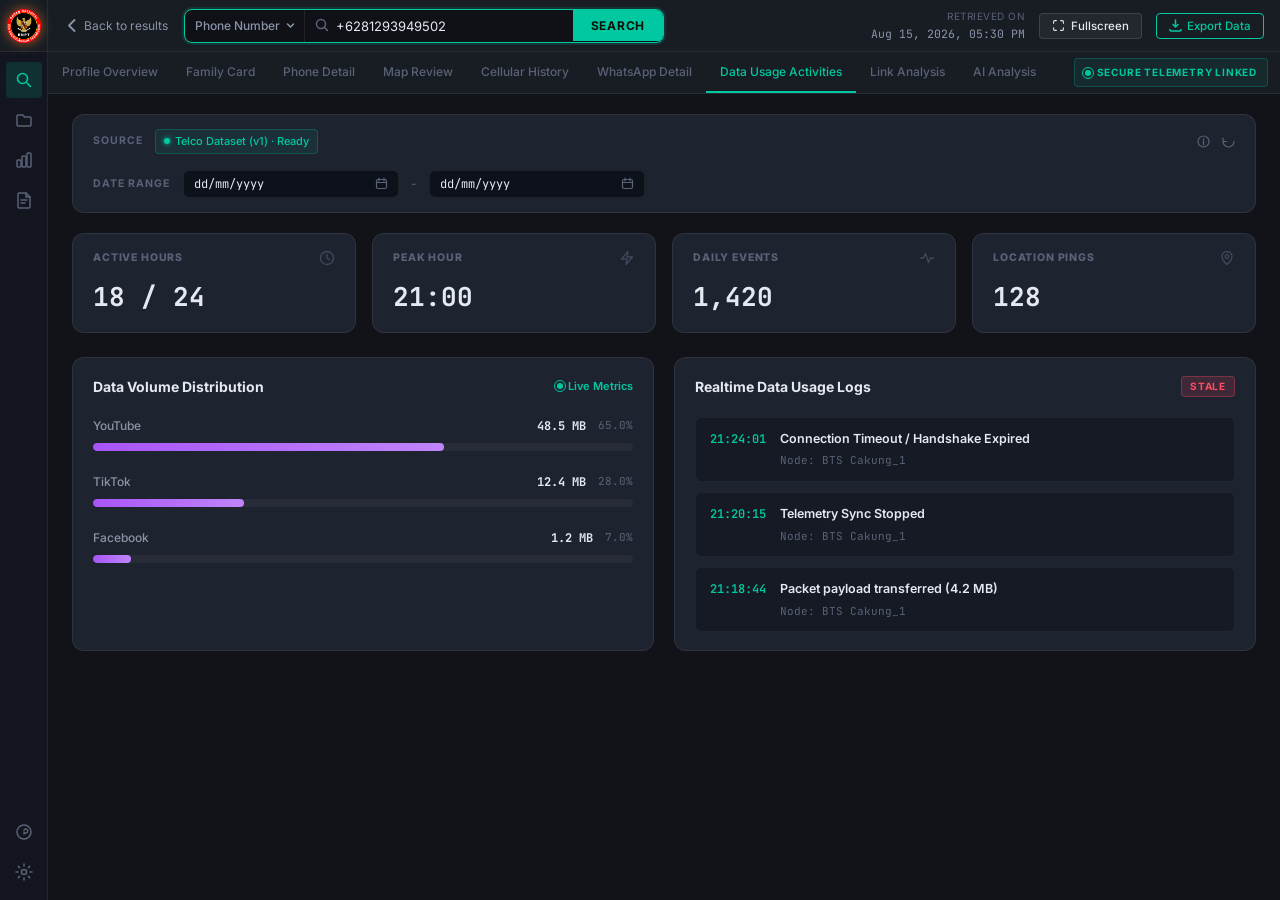
<file: data_usage.html>
<!DOCTYPE html>
<html lang="id">
<head>
  <meta charset="UTF-8" />
  <meta name="viewport" content="width=device-width, initial-scale=1.0" />
  <title>Data Usage Activities | BNPT Intelligence Platform</title>
  <meta name="description" content="Data Usage Activities Telemetry & Logs - BNPT Intelligence Platform." />
  <link rel="preconnect" href="https://fonts.googleapis.com" />
  <link rel="preconnect" href="https://fonts.gstatic.com" crossorigin />
  <link href="https://fonts.googleapis.com/css2?family=Inter:wght@300;400;500;600;700;800&family=JetBrains+Mono:wght@400;500&display=swap" rel="stylesheet" />
  <link rel="stylesheet" href="style.css" />
  <link rel="stylesheet" href="profile.css" />
  <style>
    /* ── DATA USAGE ACTIVITIES PAGE STYLES ───── */
    .data-usage-page {
      margin-left: var(--sidebar-w);
      padding: 20px 24px 48px;
      min-height: calc(100vh - var(--topbar-h) - var(--tabs-h));
      width: calc(100% - var(--sidebar-w));
    }

    /* Source & Filter Header Box */
    .filter-panel {
      background: var(--bg-card);
      border: 1px solid var(--border);
      border-radius: var(--radius-lg);
      padding: 14px 20px;
      margin-bottom: 20px;
      display: flex;
      flex-direction: column;
      gap: 12px;
    }
    .filter-row {
      display: flex;
      align-items: center;
      justify-content: space-between;
    }
    .filter-group {
      display: flex;
      align-items: center;
      gap: 12px;
    }
    .filter-label {
      font-size: 10.5px;
      font-weight: 700;
      letter-spacing: 0.1em;
      color: var(--text-muted);
      text-transform: uppercase;
    }
    .date-input-wrap {
      display: flex;
      align-items: center;
      gap: 8px;
      background: #0d121a;
      border: 1px solid var(--border);
      border-radius: 6px;
      padding: 5px 10px;
      font-size: 12px;
      color: var(--text-muted);
    }
    .date-input-wrap input {
      background: none;
      border: none;
      outline: none;
      color: var(--text-primary);
      font-family: var(--mono);
      font-size: 12px;
    }

    /* Metric Cards Grid */
    .metrics-grid {
      display: grid;
      grid-template-columns: repeat(4, 1fr);
      gap: 16px;
      margin-bottom: 24px;
    }
    .metric-card {
      background: var(--bg-card);
      border: 1px solid var(--border);
      border-radius: var(--radius-lg);
      padding: 16px 20px;
      position: relative;
      display: flex;
      flex-direction: column;
      justify-content: space-between;
      min-height: 100px;
      transition: border-color 0.2s ease, box-shadow 0.2s ease;
    }
    .metric-card:hover {
      border-color: rgba(0, 200, 160, 0.4);
      box-shadow: 0 4px 20px rgba(0, 0, 0, 0.4);
    }
    .metric-header {
      display: flex;
      align-items: center;
      justify-content: space-between;
    }
    .metric-title {
      font-size: 10.5px;
      font-weight: 800;
      letter-spacing: 0.08em;
      text-transform: uppercase;
      color: var(--text-muted);
    }
    .metric-icon {
      color: var(--text-muted);
      opacity: 0.6;
    }
    .metric-value {
      font-family: var(--mono);
      font-size: 26px;
      font-weight: 700;
      color: var(--text-primary);
      margin-top: 10px;
    }

    /* Main 2-Column Content Layout */
    .activities-layout {
      display: grid;
      grid-template-columns: 1fr 1fr;
      gap: 20px;
    }

    /* Section Container Card */
    .activity-card {
      background: var(--bg-card);
      border: 1px solid var(--border);
      border-radius: var(--radius-lg);
      padding: 18px 20px;
      display: flex;
      flex-direction: column;
    }
    .activity-card-header {
      display: flex;
      align-items: center;
      justify-content: space-between;
      margin-bottom: 20px;
    }
    .activity-card-title {
      font-size: 14px;
      font-weight: 700;
      color: var(--text-primary);
    }
    .live-tag {
      font-size: 11px;
      font-weight: 600;
      color: var(--accent);
      display: flex;
      align-items: center;
      gap: 5px;
    }
    .stale-badge {
      background: rgba(255, 77, 99, 0.15);
      color: #ff4d63;
      border: 1px solid rgba(255, 77, 99, 0.3);
      border-radius: 4px;
      padding: 2px 8px;
      font-size: 10px;
      font-weight: 700;
      letter-spacing: 0.08em;
    }

    /* Progress Items for Data Volume Distribution */
    .dist-item {
      margin-bottom: 22px;
    }
    .dist-item:last-child { margin-bottom: 0; }
    .dist-info {
      display: flex;
      align-items: center;
      justify-content: space-between;
      font-size: 12px;
      margin-bottom: 8px;
    }
    .dist-label {
      color: var(--text-secondary);
      font-weight: 500;
    }
    .dist-stats {
      display: flex;
      align-items: center;
      gap: 12px;
    }
    .dist-size {
      font-family: var(--mono);
      font-weight: 700;
      color: var(--text-primary);
      font-size: 12px;
    }
    .dist-pct {
      font-family: var(--mono);
      color: var(--text-muted);
      font-size: 11px;
    }
    .progress-track {
      width: 100%;
      height: 8px;
      background: rgba(255, 255, 255, 0.04);
      border-radius: 4px;
      overflow: hidden;
    }
    .progress-fill {
      height: 100%;
      background: linear-gradient(90deg, #a855f7, #c084fc);
      border-radius: 4px;
      transition: width 0.4s ease;
    }

    /* Logs List */
    .logs-list {
      display: flex;
      flex-direction: column;
      gap: 10px;
    }
    .log-item {
      background: rgba(0, 0, 0, 0.25);
      border: 1px solid rgba(255, 255, 255, 0.05);
      border-radius: 6px;
      padding: 12px 14px;
      display: flex;
      align-items: flex-start;
      gap: 14px;
    }
    .log-time {
      font-family: var(--mono);
      font-size: 12px;
      font-weight: 600;
      color: var(--accent);
      flex-shrink: 0;
    }
    .log-content {
      display: flex;
      flex-direction: column;
      gap: 4px;
    }
    .log-title {
      font-size: 12.5px;
      font-weight: 600;
      color: var(--text-primary);
    }
    .log-node {
      font-size: 11px;
      font-family: var(--mono);
      color: var(--text-muted);
    }
  </style>
</head>
<body>

  <!-- ───────────────── TOPBAR ───────────────── -->
  <header class="topbar">
    <div class="topbar-left">
      <div class="logo-wrap" style="cursor: pointer;" onclick="window.location.href='search.html'">
        <div class="logo-emblem">
          <img src="images/bnpt_logo.png" alt="BNPT Logo" style="width:34px;height:34px;object-fit:contain;filter:drop-shadow(0 0 4px rgba(226,0,26,0.3));" />
        </div>
      </div>
    </div>

    <div class="topbar-search">
      <button class="btn-back" onclick="window.location.href='search.html'">
        <svg width="13" height="13" viewBox="0 0 13 13" fill="none"><path d="M8.5 1L3 6.5l5.5 5.5" stroke="currentColor" stroke-width="1.8" stroke-linecap="round" stroke-linejoin="round"/></svg>
        Back to results
      </button>
      <div class="search-group active">
        <select class="search-type-select" id="search-type-select" aria-label="Search Type">
          <option value="name">Name</option>
          <option value="phone" selected>Phone Number</option>
          <option value="kk">KK Number</option>
        </select>
        <div class="search-input-wrap">
          <svg class="search-icon" width="15" height="15" viewBox="0 0 15 15" fill="none"><circle cx="6" cy="6" r="4.5" stroke="currentColor" stroke-width="1.5"/><path d="M9.5 9.5l3 3" stroke="currentColor" stroke-width="1.5" stroke-linecap="round"/></svg>
          <input type="text" id="search-input" class="search-input" value="+6281293949502" placeholder="Search phone number..." />
        </div>
        <button class="btn-search" id="btn-search">SEARCH</button>
      </div>
    </div>

    <div class="topbar-right">
      <div class="retrieval-info">
        <span class="retrieval-label">Retrieved on</span>
        <span class="retrieval-date" id="retrieval-date">Aug 15, 2026, 05:30 PM</span>
      </div>
      <button class="btn-fullscreen" id="btn-fullscreen" onclick="toggleFullScreen()" title="Fullscreen Mode (F11)">
        <svg width="13" height="13" viewBox="0 0 24 24" fill="none" stroke="currentColor" stroke-width="2" stroke-linecap="round" stroke-linejoin="round">
          <path d="M8 3H5a2 2 0 0 0-2 2v3m18 0V5a2 2 0 0 0-2-2h-3m0 18h3a2 2 0 0 0 2-2v-3M3 16v3a2 2 0 0 0 2 2h3"></path>
        </svg>
        <span class="fs-text">Fullscreen</span>
      </button>
      <button class="btn-export">
        <svg width="13" height="13" viewBox="0 0 13 13" fill="none"><path d="M6.5 1v7M4 5.5l2.5 2.5 2.5-2.5M1 10.5v.5a1 1 0 001 1h9a1 1 0 001-1v-.5" stroke="currentColor" stroke-width="1.5" stroke-linecap="round" stroke-linejoin="round"/></svg>
        Export Data
      </button>
    </div>
  </header>

  <!-- ───────────────── MAIN TABS ───────────────── -->
  <nav class="tab-nav" role="navigation">
    <div class="tab-nav-inner">
      <button class="tab-btn" onclick="window.location.href='profile_phone.html'">Profile Overview</button>
      <button class="tab-btn" onclick="window.location.href='index.html'">Family Card</button>
      <button class="tab-btn" onclick="window.location.href='phone_detail.html'">Phone Detail</button>
      <button class="tab-btn" onclick="window.location.href='map_review.html'">Map Review</button>
      <button class="tab-btn" onclick="window.location.href='cellular_history.html'">Cellular History</button>
      <button class="tab-btn" onclick="window.location.href='whatsapp_detail.html'">WhatsApp Detail</button>
      <button class="tab-btn active" id="tab-data">Data Usage Activities</button>
      <button class="tab-btn" onclick="window.location.href='link_analysis.html'">Link Analysis</button>
      <button class="tab-btn" onclick="window.location.href='ai_analysis.html'">AI Analysis</button>
    </div>
    <div class="secure-badge">
      <span class="pulse-dot"></span>
      SECURE TELEMETRY LINKED
    </div>
  </nav>

  <!-- ───────────────── LAYOUT ───────────────── -->
  <div style="padding-top: calc(var(--topbar-h) + var(--tabs-h)); display:flex; min-height:100vh;">

    <!-- SIDEBAR -->
    <aside class="sidebar">
      <button class="sidebar-icon active" title="Search">
        <svg width="18" height="18" viewBox="0 0 18 18" fill="none"><circle cx="7.5" cy="7.5" r="5" stroke="currentColor" stroke-width="1.6"/><path d="M12 12l3.5 3.5" stroke="currentColor" stroke-width="1.6" stroke-linecap="round"/></svg>
      </button>
      <button class="sidebar-icon" title="Folders">
        <svg width="18" height="18" viewBox="0 0 18 18" fill="none"><path d="M2 5a1 1 0 011-1h5l1.5 2H15a1 1 0 011 1v7a1 1 0 01-1 1H3a1 1 0 01-1-1V5z" stroke="currentColor" stroke-width="1.5"/></svg>
      </button>
      <button class="sidebar-icon" title="Analytics">
        <svg width="18" height="18" viewBox="0 0 18 18" fill="none"><rect x="2" y="9" width="4" height="7" rx="1" stroke="currentColor" stroke-width="1.5"/><rect x="7" y="5" width="4" height="11" rx="1" stroke="currentColor" stroke-width="1.5"/><rect x="12" y="2" width="4" height="14" rx="1" stroke="currentColor" stroke-width="1.5"/></svg>
      </button>
      <button class="sidebar-icon" title="Reports">
        <svg width="18" height="18" viewBox="0 0 18 18" fill="none"><path d="M4 2h7l4 4v10a1 1 0 01-1 1H4a1 1 0 01-1-1V3a1 1 0 011-1z" stroke="currentColor" stroke-width="1.5"/><path d="M11 2v4h4M6 9h6M6 12h4" stroke="currentColor" stroke-width="1.5" stroke-linecap="round"/></svg>
      </button>
      <div class="sidebar-spacer"></div>
      <button class="sidebar-icon" title="Help">
        <svg width="18" height="18" viewBox="0 0 18 18" fill="none"><circle cx="9" cy="9" r="7" stroke="currentColor" stroke-width="1.5"/><path d="M9 10v1M9 7a2 2 0 110 2" stroke="currentColor" stroke-width="1.5" stroke-linecap="round"/></svg>
      </button>
      <button class="sidebar-icon" title="Settings">
        <svg width="18" height="18" viewBox="0 0 18 18" fill="none"><circle cx="9" cy="9" r="2.5" stroke="currentColor" stroke-width="1.5"/><path d="M9 1v2M9 15v2M1 9h2M15 9h2M3.22 3.22l1.42 1.42M13.36 13.36l1.42 1.42M3.22 14.78l1.42-1.42M13.36 4.64l1.42-1.42" stroke="currentColor" stroke-width="1.5" stroke-linecap="round"/></svg>
      </button>
    </aside>

    <!-- MAIN DATA USAGE CONTENT -->
    <main class="data-usage-page">

      <!-- FILTER PANEL -->
      <div class="filter-panel">
        <div class="filter-row">
          <div class="filter-group">
            <span class="filter-label">SOURCE</span>
            <span class="source-badge">
              <span class="dot-green"></span>
              Telco Dataset (v1) · Ready
            </span>
          </div>
          <div class="filter-group">
            <button class="source-icon-btn" title="Info"><svg width="13" height="13" viewBox="0 0 13 13" fill="none"><circle cx="6.5" cy="6.5" r="5.5" stroke="currentColor" stroke-width="1.2"/><path d="M6.5 5.5v4.5M6.5 3.8v.6" stroke="currentColor" stroke-width="1.2" stroke-linecap="round"/></svg></button>
            <button class="source-icon-btn" title="Refresh"><svg width="13" height="13" viewBox="0 0 13 13" fill="none"><path d="M1 6.5A5.5 5.5 0 1012 6.5M1 3v3.5h3.5" stroke="currentColor" stroke-width="1.2" stroke-linecap="round" stroke-linejoin="round"/></svg></button>
          </div>
        </div>

        <div class="filter-row" style="margin-top: 4px;">
          <div class="filter-group">
            <span class="filter-label">DATE RANGE</span>
            <div class="date-input-wrap">
              <input type="text" value="dd/mm/yyyy" placeholder="dd/mm/yyyy" id="start-date" />
              <svg width="13" height="13" viewBox="0 0 13 13" fill="none"><rect x="1.5" y="2.5" width="10" height="9" rx="1.5" stroke="currentColor" stroke-width="1.2"/><path d="M1.5 5.5h10M4 1v3M9 1v3" stroke="currentColor" stroke-width="1.2" stroke-linecap="round"/></svg>
            </div>
            <span style="color: var(--text-muted); font-size: 12px;">-</span>
            <div class="date-input-wrap">
              <input type="text" value="dd/mm/yyyy" placeholder="dd/mm/yyyy" id="end-date" />
              <svg width="13" height="13" viewBox="0 0 13 13" fill="none"><rect x="1.5" y="2.5" width="10" height="9" rx="1.5" stroke="currentColor" stroke-width="1.2"/><path d="M1.5 5.5h10M4 1v3M9 1v3" stroke="currentColor" stroke-width="1.2" stroke-linecap="round"/></svg>
            </div>
          </div>
        </div>
      </div>

      <!-- METRICS GRID -->
      <div class="metrics-grid">
        <!-- Metric 1: Active Hours -->
        <div class="metric-card">
          <div class="metric-header">
            <span class="metric-title">ACTIVE HOURS</span>
            <svg class="metric-icon" width="16" height="16" viewBox="0 0 16 16" fill="none"><circle cx="8" cy="8" r="6.5" stroke="currentColor" stroke-width="1.3"/><path d="M8 4.5V8l2.5 1.5" stroke="currentColor" stroke-width="1.3" stroke-linecap="round"/></svg>
          </div>
          <div class="metric-value" id="val-active-hours">18 / 24</div>
        </div>

        <!-- Metric 2: Peak Hour -->
        <div class="metric-card">
          <div class="metric-header">
            <span class="metric-title">PEAK HOUR</span>
            <svg class="metric-icon" width="16" height="16" viewBox="0 0 16 16" fill="none"><path d="M9 1.5L2.5 9h5.5l-1 5.5 6.5-7.5H8l1-5.5z" stroke="currentColor" stroke-width="1.3" stroke-linecap="round" stroke-linejoin="round"/></svg>
          </div>
          <div class="metric-value" id="val-peak-hour">21:00</div>
        </div>

        <!-- Metric 3: Daily Events -->
        <div class="metric-card">
          <div class="metric-header">
            <span class="metric-title">DAILY EVENTS</span>
            <svg class="metric-icon" width="16" height="16" viewBox="0 0 16 16" fill="none"><path d="M1.5 8h3l2-4.5 3 9 2-4.5h3" stroke="currentColor" stroke-width="1.3" stroke-linecap="round" stroke-linejoin="round"/></svg>
          </div>
          <div class="metric-value" id="val-daily-events">1,420</div>
        </div>

        <!-- Metric 4: Location Pings -->
        <div class="metric-card">
          <div class="metric-header">
            <span class="metric-title">LOCATION PINGS</span>
            <svg class="metric-icon" width="16" height="16" viewBox="0 0 16 16" fill="none"><path d="M8 1.5c-2.8 0-5 2.2-5 5 0 3.8 5 8 5 8s5-4.2 5-8c0-2.8-2.2-5-5-5z" stroke="currentColor" stroke-width="1.3"/><circle cx="8" cy="6.5" r="1.8" stroke="currentColor" stroke-width="1.3"/></svg>
          </div>
          <div class="metric-value" id="val-location-pings">128</div>
        </div>
      </div>

      <!-- MAIN 2-COLUMN LAYOUT -->
      <div class="activities-layout">

        <!-- LEFT CARD: Data Volume Distribution -->
        <div class="activity-card">
          <div class="activity-card-header">
            <span class="activity-card-title">Data Volume Distribution</span>
            <span class="live-tag">
              <span class="pulse-dot"></span>
              Live Metrics
            </span>
          </div>

          <div class="dist-item">
            <div class="dist-info">
              <span class="dist-label">YouTube</span>
              <div class="dist-stats">
                <span class="dist-size" id="size-mobile">48.5 MB</span>
                <span class="dist-pct" id="pct-mobile">65.0%</span>
              </div>
            </div>
            <div class="progress-track">
              <div class="progress-fill" id="bar-mobile" style="width: 65%;"></div>
            </div>
          </div>

          <div class="dist-item">
            <div class="dist-info">
              <span class="dist-label">TikTok</span>
              <div class="dist-stats">
                <span class="dist-size" id="size-tunnel">12.4 MB</span>
                <span class="dist-pct" id="pct-tunnel">28.0%</span>
              </div>
            </div>
            <div class="progress-track">
              <div class="progress-fill" id="bar-tunnel" style="width: 28%;"></div>
            </div>
          </div>

          <div class="dist-item">
            <div class="dist-info">
              <span class="dist-label">Facebook</span>
              <div class="dist-stats">
                <span class="dist-size" id="size-aux">1.2 MB</span>
                <span class="dist-pct" id="pct-aux">7.0%</span>
              </div>
            </div>
            <div class="progress-track">
              <div class="progress-fill" id="bar-aux" style="width: 7%;"></div>
            </div>
          </div>
        </div>

        <!-- RIGHT CARD: Realtime Data Usage Logs -->
        <div class="activity-card">
          <div class="activity-card-header">
            <span class="activity-card-title">Realtime Data Usage Logs</span>
            <span class="stale-badge" id="logs-badge">STALE</span>
          </div>

          <div class="logs-list" id="logs-list">
            <div class="log-item">
              <span class="log-time">21:24:01</span>
              <div class="log-content">
                <span class="log-title">Connection Timeout / Handshake Expired</span>
                <span class="log-node">Node: BTS Cakung_1</span>
              </div>
            </div>
            <div class="log-item">
              <span class="log-time">21:20:15</span>
              <div class="log-content">
                <span class="log-title">Telemetry Sync Stopped</span>
                <span class="log-node">Node: BTS Cakung_1</span>
              </div>
            </div>
            <div class="log-item">
              <span class="log-time">21:18:44</span>
              <div class="log-content">
                <span class="log-title">No valid payload packet detected</span>
                <span class="log-node">Node: N/A</span>
              </div>
            </div>
          </div>
        </div>

      </div>

    </main>
  </div>

  <script src="search_logic.js"></script>
  <script>
    // Dynamic Dataset adaptation based on query
    function updateDataUsageContent() {
      const input = document.querySelector('#search-input');
      const select = document.querySelector('#search-type-select');
      const query = (input ? input.value : '').trim().toLowerCase();

      // Elements
      const activeHours = document.querySelector('#val-active-hours');
      const peakHour = document.querySelector('#val-peak-hour');
      const dailyEvents = document.querySelector('#val-daily-events');
      const locationPings = document.querySelector('#val-location-pings');
      const sizeMobile = document.querySelector('#size-mobile');
      const sizeTunnel = document.querySelector('#size-tunnel');
      const sizeAux = document.querySelector('#size-aux');
      const pctMobile = document.querySelector('#pct-mobile');
      const pctTunnel = document.querySelector('#pct-tunnel');
      const pctAux = document.querySelector('#pct-aux');
      const barMobile = document.querySelector('#bar-mobile');
      const barTunnel = document.querySelector('#bar-tunnel');
      const barAux = document.querySelector('#bar-aux');
      const logsList = document.querySelector('#logs-list');

      if (query.includes('ismail') || query.includes('3273092008106277')) {
        // Ismail / Idle state matching user's default screenshot
        if (activeHours) activeHours.textContent = '0 / 24';
        if (peakHour) peakHour.textContent = '-';
        if (dailyEvents) dailyEvents.textContent = '0';
        if (locationPings) locationPings.textContent = '0';
        if (sizeMobile) sizeMobile.textContent = '2.5 MB';
        if (pctMobile) pctMobile.textContent = '0.0%';
        if (barMobile) barMobile.style.width = '100%';
        if (sizeTunnel) sizeTunnel.textContent = '711.8 KB';
        if (pctTunnel) pctTunnel.textContent = '0.0%';
        if (barTunnel) barTunnel.style.width = '55%';
        if (sizeAux) sizeAux.textContent = '48.2 KB';
        if (pctAux) pctAux.textContent = '0.0%';
        if (barAux) barAux.style.width = '15%';

        if (logsList) {
          logsList.innerHTML = `
            <div class="log-item">
              <span class="log-time">21:24:01</span>
              <div class="log-content">
                <span class="log-title">Connection Timeout / Handshake Expired</span>
                <span class="log-node">Node: BTS Depok_3</span>
              </div>
            </div>
            <div class="log-item">
              <span class="log-time">21:20:15</span>
              <div class="log-content">
                <span class="log-title">Telemetry Sync Stopped</span>
                <span class="log-node">Node: BTS Depok_3</span>
              </div>
            </div>
            <div class="log-item">
              <span class="log-time">21:18:44</span>
              <div class="log-content">
                <span class="log-title">No valid payload packet detected</span>
                <span class="log-node">Node: N/A</span>
              </div>
            </div>
          `;
        }
      } else if (query.includes('aimana') || query.includes('3273092510920002') || query.includes('6287781085549')) {
        // Aimana Ilman Aulia
        if (activeHours) activeHours.textContent = '14 / 24';
        if (peakHour) peakHour.textContent = '19:30';
        if (dailyEvents) dailyEvents.textContent = '842';
        if (locationPings) locationPings.textContent = '64';
        if (sizeMobile) sizeMobile.textContent = '32.1 MB';
        if (pctMobile) pctMobile.textContent = '58.0%';
        if (barMobile) barMobile.style.width = '58%';
        if (sizeTunnel) sizeTunnel.textContent = '18.4 MB';
        if (pctTunnel) pctTunnel.textContent = '33.0%';
        if (barTunnel) barTunnel.style.width = '33%';
        if (sizeAux) sizeAux.textContent = '5.0 MB';
        if (pctAux) pctAux.textContent = '9.0%';
        if (barAux) barAux.style.width = '9%';

        if (logsList) {
          logsList.innerHTML = `
            <div class="log-item">
              <span class="log-time">19:30:12</span>
              <div class="log-content">
                <span class="log-title">High Volume Encrypted Tunnel Activity</span>
                <span class="log-node">Node: BTS Bandung_Central</span>
              </div>
            </div>
            <div class="log-item">
              <span class="log-time">19:15:00</span>
              <div class="log-content">
                <span class="log-title">Cellular Tower Handover Confirmed</span>
                <span class="log-node">Node: BTS Bandung_South</span>
              </div>
            </div>
            <div class="log-item">
              <span class="log-time">18:45:22</span>
              <div class="log-content">
                <span class="log-title">Telemetry Heartbeat Verified</span>
                <span class="log-node">Node: BTS Bandung_Central</span>
              </div>
            </div>
          `;
        }
      } else {
        // Phone +6281293949502 / Raisa / Default Active Target
        if (activeHours) activeHours.textContent = '18 / 24';
        if (peakHour) peakHour.textContent = '21:00';
        if (dailyEvents) dailyEvents.textContent = '1,420';
        if (locationPings) locationPings.textContent = '128';
        if (sizeMobile) sizeMobile.textContent = '48.5 MB';
        if (pctMobile) pctMobile.textContent = '65.0%';
        if (barMobile) barMobile.style.width = '65%';
        if (sizeTunnel) sizeTunnel.textContent = '12.4 MB';
        if (pctTunnel) pctTunnel.textContent = '28.0%';
        if (barTunnel) barTunnel.style.width = '28%';
        if (sizeAux) sizeAux.textContent = '1.2 MB';
        if (pctAux) pctAux.textContent = '7.0%';
        if (barAux) barAux.style.width = '7%';

        if (logsList) {
          logsList.innerHTML = `
            <div class="log-item">
              <span class="log-time">21:24:01</span>
              <div class="log-content">
                <span class="log-title">Connection Timeout / Handshake Expired</span>
                <span class="log-node">Node: BTS Cakung_1</span>
              </div>
            </div>
            <div class="log-item">
              <span class="log-time">21:20:15</span>
              <div class="log-content">
                <span class="log-title">Telemetry Sync Stopped</span>
                <span class="log-node">Node: BTS Cakung_1</span>
              </div>
            </div>
            <div class="log-item">
              <span class="log-time">21:18:44</span>
              <div class="log-content">
                <span class="log-title">Packet payload transferred (4.2 MB)</span>
                <span class="log-node">Node: BTS Cakung_1</span>
              </div>
            </div>
          `;
        }
      }
    }

    setupDynamicSearch('.search-group', '#search-input', '#search-type-select', '#btn-search');
    updateDataUsageContent();
  </script>
</body>
</html>
</file>
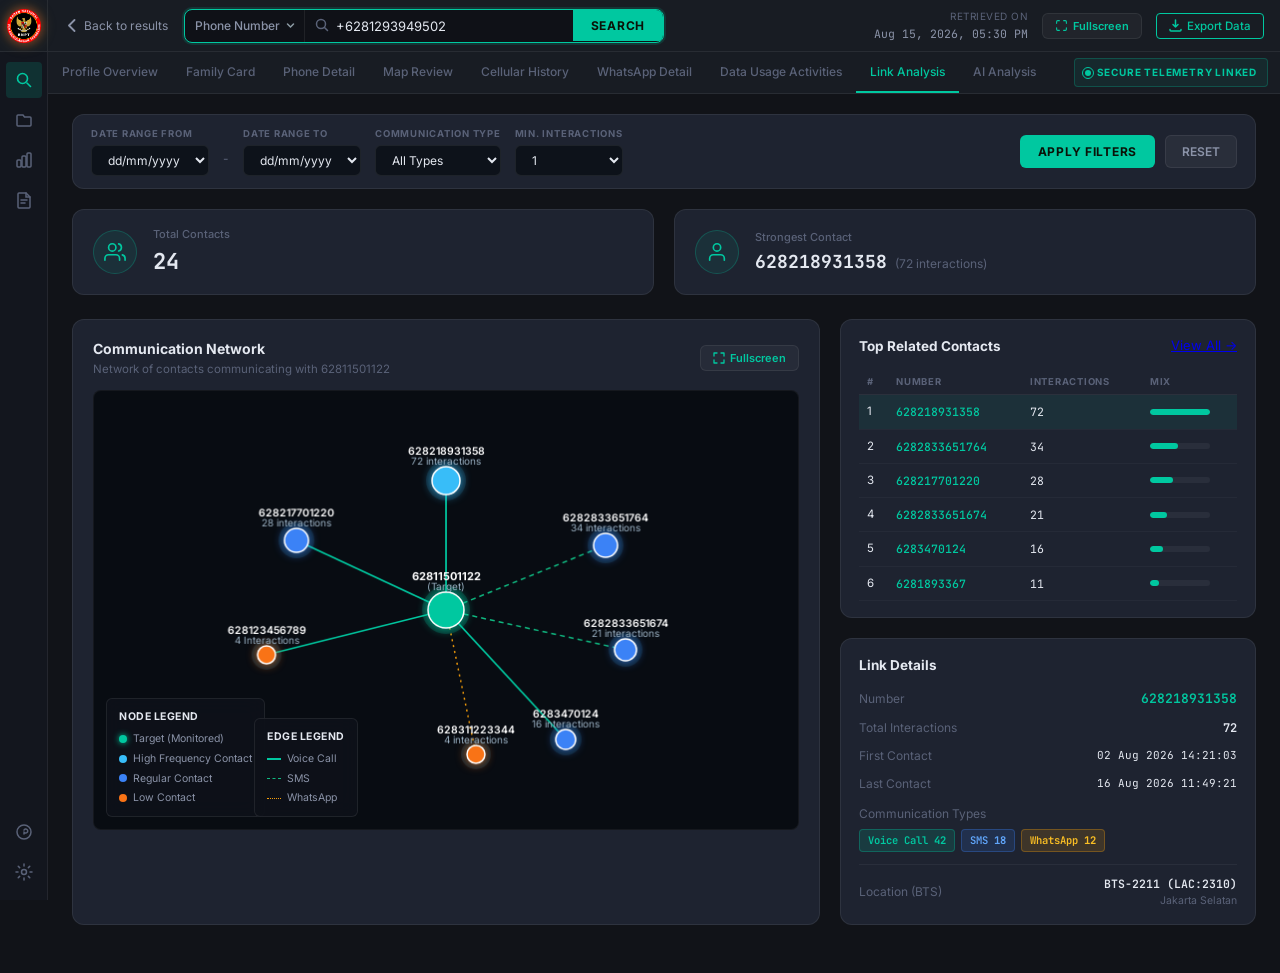
<file: link_analysis.html>
<!DOCTYPE html>
<html lang="id">
<head>
  <meta charset="UTF-8" />
  <meta name="viewport" content="width=device-width, initial-scale=1.0" />
  <title>Link Analysis | BNPT Intelligence Platform</title>
  <meta name="description" content="Link Analysis Network Graph & Contact Telemetry - BNPT Intelligence Platform." />
  <link rel="preconnect" href="https://fonts.googleapis.com" />
  <link rel="preconnect" href="https://fonts.gstatic.com" crossorigin />
  <link href="https://fonts.googleapis.com/css2?family=Inter:wght@300;400;500;600;700;800&family=JetBrains+Mono:wght@400;500&display=swap" rel="stylesheet" />
  <link rel="stylesheet" href="style.css" />
  <link rel="stylesheet" href="profile.css" />
  <style>
    /* ── LINK ANALYSIS PAGE STYLES ───── */
    .link-analysis-page {
      margin-left: var(--sidebar-w);
      padding: 20px 24px 48px;
      min-height: calc(100vh - var(--topbar-h) - var(--tabs-h));
      width: calc(100% - var(--sidebar-w));
    }

    /* Filter Bar */
    .link-filter-bar {
      background: var(--bg-card);
      border: 1px solid var(--border);
      border-radius: var(--radius-lg);
      padding: 12px 18px;
      margin-bottom: 20px;
      display: flex;
      align-items: center;
      justify-content: space-between;
      gap: 16px;
    }
    .filter-fields-group {
      display: flex;
      align-items: center;
      gap: 14px;
      flex: 1;
    }
    .filter-item-col {
      display: flex;
      flex-direction: column;
      gap: 4px;
    }
    .filter-item-col label {
      font-size: 9.5px;
      font-weight: 700;
      letter-spacing: 0.08em;
      text-transform: uppercase;
      color: var(--text-muted);
    }
    .filter-select {
      background: #0d121a;
      border: 1px solid var(--border);
      border-radius: 6px;
      padding: 6px 12px;
      font-size: 12px;
      color: var(--text-primary);
      outline: none;
      font-family: inherit;
    }
    .btn-apply {
      background: var(--accent);
      color: #0a1208;
      border: none;
      border-radius: 6px;
      padding: 8px 18px;
      font-size: 12px;
      font-weight: 700;
      letter-spacing: 0.06em;
      cursor: pointer;
      transition: background 0.2s, box-shadow 0.2s;
    }
    .btn-apply:hover {
      background: #00e0b5;
      box-shadow: 0 0 12px var(--accent-glow);
    }
    .btn-reset {
      background: rgba(255,255,255,0.05);
      color: var(--text-secondary);
      border: 1px solid var(--border);
      border-radius: 6px;
      padding: 8px 16px;
      font-size: 12px;
      font-weight: 600;
      cursor: pointer;
      transition: background 0.2s;
    }
    .btn-reset:hover { background: rgba(255,255,255,0.1); color: var(--text-primary); }

    /* Top Metrics Cards (2 Cards Grid) */
    .link-metrics-grid {
      display: grid;
      grid-template-columns: 1fr 1fr;
      gap: 20px;
      margin-bottom: 24px;
    }
    .link-metric-card {
      background: var(--bg-card);
      border: 1px solid var(--border);
      border-radius: var(--radius-lg);
      padding: 16px 20px;
      display: flex;
      align-items: center;
      gap: 16px;
    }
    .link-metric-icon {
      width: 44px;
      height: 44px;
      border-radius: 50%;
      background: rgba(0, 200, 160, 0.08);
      border: 1px solid rgba(0, 200, 160, 0.25);
      color: var(--accent);
      display: flex;
      align-items: center;
      justify-content: center;
      flex-shrink: 0;
    }
    .link-metric-info {
      display: flex;
      flex-direction: column;
      gap: 2px;
    }
    .link-metric-title {
      font-size: 11px;
      color: var(--text-muted);
      font-weight: 500;
    }
    .link-metric-val {
      font-family: var(--mono);
      font-size: 22px;
      font-weight: 700;
      color: var(--text-primary);
    }
    .link-metric-sub {
      font-size: 12px;
      color: var(--text-muted);
      font-weight: 400;
    }

    /* Main Grid (Canvas Network + Right Details Panel) */
    .network-main-layout {
      display: grid;
      grid-template-columns: 1.8fr 1fr;
      gap: 20px;
    }

    /* Canvas Card */
    .network-card {
      background: var(--bg-card);
      border: 1px solid var(--border);
      border-radius: var(--radius-lg);
      padding: 18px 20px;
      display: flex;
      flex-direction: column;
      position: relative;
      min-height: 540px;
    }
    .network-card-header {
      display: flex;
      align-items: center;
      justify-content: space-between;
      margin-bottom: 12px;
    }
    .network-card-title {
      font-size: 14px;
      font-weight: 700;
      color: var(--text-primary);
    }
    .network-card-sub {
      font-size: 11.5px;
      color: var(--text-muted);
      margin-top: 2px;
    }

    .btn-fullscreen {
      background: rgba(255, 255, 255, 0.04);
      border: 1px solid var(--border);
      color: var(--accent);
      border-radius: 6px;
      padding: 5px 12px;
      font-size: 11px;
      font-weight: 600;
      cursor: pointer;
      display: flex;
      align-items: center;
      gap: 5px;
    }
    .btn-fullscreen:hover { background: rgba(0, 200, 160, 0.1); }

    /* Canvas Viewport */
    .canvas-container {
      position: relative;
      width: 100%;
      height: 440px;
      background: #080c12;
      border: 1px solid rgba(255, 255, 255, 0.05);
      border-radius: 8px;
      overflow: hidden;
    }
    #networkCanvas {
      width: 100%;
      height: 100%;
      display: block;
      cursor: grab;
    }
    #networkCanvas:active { cursor: grabbing; }

    /* Graph Overlay Legends */
    .graph-legend-box {
      position: absolute;
      bottom: 12px;
      background: rgba(14, 18, 26, 0.88);
      border: 1px solid rgba(255, 255, 255, 0.08);
      backdrop-filter: blur(10px);
      border-radius: 6px;
      padding: 10px 12px;
      font-size: 10.5px;
    }
    .graph-legend-box.node-legend { left: 12px; }
    .graph-legend-box.edge-legend { left: 160px; }
    .legend-box-title {
      font-weight: 700;
      color: var(--text-primary);
      margin-bottom: 6px;
      text-transform: uppercase;
      letter-spacing: 0.05em;
    }
    .legend-row {
      display: flex;
      align-items: center;
      gap: 6px;
      margin-bottom: 4px;
      color: var(--text-secondary);
    }
    .legend-row:last-child { margin-bottom: 0; }
    .node-dot {
      width: 8px; height: 8px; border-radius: 50%; display: inline-block;
    }

    /* Right Column Cards */
    .right-column {
      display: flex;
      flex-direction: column;
      gap: 20px;
    }

    .contacts-card, .details-card {
      background: var(--bg-card);
      border: 1px solid var(--border);
      border-radius: var(--radius-lg);
      padding: 16px 18px;
    }

    .card-header-flex {
      display: flex;
      align-items: center;
      justify-content: space-between;
      margin-bottom: 14px;
    }
    .card-header-title {
      font-size: 13.5px;
      font-weight: 700;
      color: var(--text-primary);
    }

    /* Related Contacts Table */
    .contacts-table {
      width: 100%;
      border-collapse: collapse;
      font-size: 11.5px;
    }
    .contacts-table th {
      text-align: left;
      padding: 5px 8px;
      font-size: 9.5px;
      font-weight: 700;
      letter-spacing: 0.08em;
      text-transform: uppercase;
      color: var(--text-muted);
      border-bottom: 1px solid rgba(255,255,255,0.06);
    }
    .contacts-table td {
      padding: 8px 8px;
      border-bottom: 1px solid rgba(255,255,255,0.03);
      vertical-align: middle;
    }
    .contacts-table tr { cursor: pointer; transition: background 0.15s; }
    .contacts-table tr:hover, .contacts-table tr.selected { background: rgba(0, 200, 160, 0.08); }
    .contacts-table .td-num {
      font-family: var(--mono);
      color: var(--accent);
      font-weight: 500;
    }
    .mix-bar-wrap {
      width: 60px;
      height: 6px;
      background: rgba(255,255,255,0.05);
      border-radius: 3px;
      overflow: hidden;
    }
    .mix-bar-fill {
      height: 100%;
      background: var(--accent);
      border-radius: 3px;
    }

    /* Link Details Panel */
    .detail-row {
      display: flex;
      justify-content: space-between;
      align-items: center;
      margin-bottom: 10px;
      font-size: 12px;
    }
    .detail-row:last-child { margin-bottom: 0; }
    .detail-label { color: var(--text-muted); }
    .detail-val {
      font-weight: 600;
      color: var(--text-primary);
      text-align: right;
    }
    .detail-val.accent {
      color: var(--accent);
      font-family: var(--mono);
      font-size: 13px;
    }

    .badge-group {
      display: flex;
      gap: 6px;
    }
    .type-badge {
      padding: 3px 8px;
      border-radius: 4px;
      font-size: 10.5px;
      font-family: var(--mono);
      font-weight: 600;
    }
    .type-badge.voice { background: rgba(0, 200, 160, 0.15); color: var(--accent); border: 1px solid rgba(0, 200, 160, 0.3); }
    .type-badge.sms { background: rgba(59, 130, 246, 0.15); color: #60a5fa; border: 1px solid rgba(59, 130, 246, 0.3); }
    .type-badge.wa { background: rgba(245, 158, 11, 0.15); color: #fbbf24; border: 1px solid rgba(245, 158, 11, 0.3); }
  </style>
</head>
<body>

  <!-- ───────────────── TOPBAR ───────────────── -->
  <header class="topbar">
    <div class="topbar-left">
      <div class="logo-wrap" style="cursor: pointer;" onclick="window.location.href='search.html'">
        <div class="logo-emblem">
          <img src="images/bnpt_logo.png" alt="BNPT Logo" style="width:34px;height:34px;object-fit:contain;filter:drop-shadow(0 0 4px rgba(226,0,26,0.3));" />
        </div>
      </div>
    </div>

    <div class="topbar-search">
      <button class="btn-back" onclick="window.location.href='search.html'">
        <svg width="13" height="13" viewBox="0 0 13 13" fill="none"><path d="M8.5 1L3 6.5l5.5 5.5" stroke="currentColor" stroke-width="1.8" stroke-linecap="round" stroke-linejoin="round"/></svg>
        Back to results
      </button>
      <div class="search-group active">
        <select class="search-type-select" id="search-type-select" aria-label="Search Type">
          <option value="name">Name</option>
          <option value="phone" selected>Phone Number</option>
          <option value="kk">KK Number</option>
        </select>
        <div class="search-input-wrap">
          <svg class="search-icon" width="15" height="15" viewBox="0 0 15 15" fill="none"><circle cx="6" cy="6" r="4.5" stroke="currentColor" stroke-width="1.5"/><path d="M9.5 9.5l3 3" stroke="currentColor" stroke-width="1.5" stroke-linecap="round"/></svg>
          <input type="text" id="search-input" class="search-input" value="+6281293949502" placeholder="Search phone number..." />
        </div>
        <button class="btn-search" id="btn-search">SEARCH</button>
      </div>
    </div>

    <div class="topbar-right">
      <div class="retrieval-info">
        <span class="retrieval-label">Retrieved on</span>
        <span class="retrieval-date" id="retrieval-date">Aug 15, 2026, 05:30 PM</span>
      </div>
      <button class="btn-fullscreen" id="btn-fullscreen" onclick="toggleFullScreen()" title="Fullscreen Mode (F11)">
        <svg width="13" height="13" viewBox="0 0 24 24" fill="none" stroke="currentColor" stroke-width="2" stroke-linecap="round" stroke-linejoin="round">
          <path d="M8 3H5a2 2 0 0 0-2 2v3m18 0V5a2 2 0 0 0-2-2h-3m0 18h3a2 2 0 0 0 2-2v-3M3 16v3a2 2 0 0 0 2 2h3"></path>
        </svg>
        <span class="fs-text">Fullscreen</span>
      </button>
      <button class="btn-export">
        <svg width="13" height="13" viewBox="0 0 13 13" fill="none"><path d="M6.5 1v7M4 5.5l2.5 2.5 2.5-2.5M1 10.5v.5a1 1 0 001 1h9a1 1 0 001-1v-.5" stroke="currentColor" stroke-width="1.5" stroke-linecap="round" stroke-linejoin="round"/></svg>
        Export Data
      </button>
    </div>
  </header>

  <!-- ───────────────── MAIN TABS ───────────────── -->
  <nav class="tab-nav" role="navigation">
    <div class="tab-nav-inner">
      <button class="tab-btn" onclick="window.location.href='profile_phone.html'">Profile Overview</button>
      <button class="tab-btn" onclick="window.location.href='index.html'">Family Card</button>
      <button class="tab-btn" onclick="window.location.href='phone_detail.html'">Phone Detail</button>
      <button class="tab-btn" onclick="window.location.href='map_review.html'">Map Review</button>
      <button class="tab-btn" onclick="window.location.href='cellular_history.html'">Cellular History</button>
      <button class="tab-btn" onclick="window.location.href='whatsapp_detail.html'">WhatsApp Detail</button>
      <button class="tab-btn" onclick="window.location.href='data_usage.html'">Data Usage Activities</button>
      <button class="tab-btn active" id="tab-link">Link Analysis</button>
      <button class="tab-btn" onclick="window.location.href='ai_analysis.html'">AI Analysis</button>
    </div>
    <div class="secure-badge">
      <span class="pulse-dot"></span>
      SECURE TELEMETRY LINKED
    </div>
  </nav>

  <!-- ───────────────── LAYOUT ───────────────── -->
  <div style="padding-top: calc(var(--topbar-h) + var(--tabs-h)); display:flex; min-height:100vh;">

    <!-- SIDEBAR -->
    <aside class="sidebar">
      <button class="sidebar-icon active" title="Search">
        <svg width="18" height="18" viewBox="0 0 18 18" fill="none"><circle cx="7.5" cy="7.5" r="5" stroke="currentColor" stroke-width="1.6"/><path d="M12 12l3.5 3.5" stroke="currentColor" stroke-width="1.6" stroke-linecap="round"/></svg>
      </button>
      <button class="sidebar-icon" title="Folders">
        <svg width="18" height="18" viewBox="0 0 18 18" fill="none"><path d="M2 5a1 1 0 011-1h5l1.5 2H15a1 1 0 011 1v7a1 1 0 01-1 1H3a1 1 0 01-1-1V5z" stroke="currentColor" stroke-width="1.5"/></svg>
      </button>
      <button class="sidebar-icon" title="Analytics">
        <svg width="18" height="18" viewBox="0 0 18 18" fill="none"><rect x="2" y="9" width="4" height="7" rx="1" stroke="currentColor" stroke-width="1.5"/><rect x="7" y="5" width="4" height="11" rx="1" stroke="currentColor" stroke-width="1.5"/><rect x="12" y="2" width="4" height="14" rx="1" stroke="currentColor" stroke-width="1.5"/></svg>
      </button>
      <button class="sidebar-icon" title="Reports">
        <svg width="18" height="18" viewBox="0 0 18 18" fill="none"><path d="M4 2h7l4 4v10a1 1 0 01-1 1H4a1 1 0 01-1-1V3a1 1 0 011-1z" stroke="currentColor" stroke-width="1.5"/><path d="M11 2v4h4M6 9h6M6 12h4" stroke="currentColor" stroke-width="1.5" stroke-linecap="round"/></svg>
      </button>
      <div class="sidebar-spacer"></div>
      <button class="sidebar-icon" title="Help">
        <svg width="18" height="18" viewBox="0 0 18 18" fill="none"><circle cx="9" cy="9" r="7" stroke="currentColor" stroke-width="1.5"/><path d="M9 10v1M9 7a2 2 0 110 2" stroke="currentColor" stroke-width="1.5" stroke-linecap="round"/></svg>
      </button>
      <button class="sidebar-icon" title="Settings">
        <svg width="18" height="18" viewBox="0 0 18 18" fill="none"><circle cx="9" cy="9" r="2.5" stroke="currentColor" stroke-width="1.5"/><path d="M9 1v2M9 15v2M1 9h2M15 9h2M3.22 3.22l1.42 1.42M13.36 13.36l1.42 1.42M3.22 14.78l1.42-1.42M13.36 4.64l1.42-1.42" stroke="currentColor" stroke-width="1.5" stroke-linecap="round"/></svg>
      </button>
    </aside>

    <!-- MAIN LINK ANALYSIS CONTENT -->
    <main class="link-analysis-page">

      <!-- FILTER CONTROLS BAR -->
      <div class="link-filter-bar">
        <div class="filter-fields-group">
          <div class="filter-item-col">
            <label>DATE RANGE FROM</label>
            <select class="filter-select"><option>dd/mm/yyyy</option></select>
          </div>
          <span style="color:var(--text-muted); font-size:12px; margin-top:14px;">-</span>
          <div class="filter-item-col">
            <label>DATE RANGE TO</label>
            <select class="filter-select"><option>dd/mm/yyyy</option></select>
          </div>
          <div class="filter-item-col">
            <label>COMMUNICATION TYPE</label>
            <select class="filter-select"><option>All Types</option><option>Voice Call</option><option>SMS</option><option>WhatsApp</option></select>
          </div>
          <div class="filter-item-col">
            <label>MIN. INTERACTIONS</label>
            <select class="filter-select"><option>1</option><option>5</option><option>10</option><option>20</option></select>
          </div>
        </div>

        <div style="display:flex; gap:10px;">
          <button class="btn-apply">APPLY FILTERS</button>
          <button class="btn-reset">RESET</button>
        </div>
      </div>

      <!-- METRICS GRID (2 CARDS) -->
      <div class="link-metrics-grid">
        <div class="link-metric-card">
          <div class="link-metric-icon">
            <svg width="22" height="22" viewBox="0 0 24 24" fill="none"><path d="M17 21v-2a4 4 0 00-4-4H5a4 4 0 00-4 4v2M9 11a4 4 0 100-8 4 4 0 000 8zM23 21v-2a4 4 0 00-3-3.87M16 3.13a4 4 0 010 7.75" stroke="currentColor" stroke-width="1.8" stroke-linecap="round" stroke-linejoin="round"/></svg>
          </div>
          <div class="link-metric-info">
            <span class="link-metric-title">Total Contacts</span>
            <span class="link-metric-val" id="val-total-contacts">24</span>
          </div>
        </div>

        <div class="link-metric-card">
          <div class="link-metric-icon">
            <svg width="22" height="22" viewBox="0 0 24 24" fill="none"><path d="M20 21v-2a4 4 0 00-4-4H8a4 4 0 00-4 4v2M12 11a4 4 0 100-8 4 4 0 000 8z" stroke="currentColor" stroke-width="1.8" stroke-linecap="round" stroke-linejoin="round"/></svg>
          </div>
          <div class="link-metric-info">
            <span class="link-metric-title">Strongest Contact</span>
            <div style="display:flex; align-items:baseline; gap:8px;">
              <span class="link-metric-val" id="val-strongest-contact" style="font-size:18px;">628218931358</span>
              <span class="link-metric-sub" id="val-strongest-sub">(72 interactions)</span>
            </div>
          </div>
        </div>
      </div>

      <!-- MAIN NETWORK & DETAILS LAYOUT -->
      <div class="network-main-layout">

        <!-- LEFT: COMMUNICATION NETWORK GRAPH -->
        <div class="network-card">
          <div class="network-card-header">
            <div>
              <div class="network-card-title">Communication Network</div>
              <div class="network-card-sub" id="network-subtitle">Network of contacts communicating with 62811501122</div>
            </div>
            <button class="btn-fullscreen">
              <svg width="12" height="12" viewBox="0 0 12 12" fill="none"><path d="M1 4V1h3M11 4V1H8M1 8v3h3M11 8v3H8" stroke="currentColor" stroke-width="1.3" stroke-linecap="round" stroke-linejoin="round"/></svg>
              Fullscreen
            </button>
          </div>

          <div class="canvas-container">
            <canvas id="networkCanvas"></canvas>

            <!-- Node Legend Overlay -->
            <div class="graph-legend-box node-legend">
              <div class="legend-box-title">Node Legend</div>
              <div class="legend-row"><span class="node-dot" style="background:#00c8a0; box-shadow:0 0 6px #00c8a0;"></span> Target (Monitored)</div>
              <div class="legend-row"><span class="node-dot" style="background:#38bdf8;"></span> High Frequency Contact</div>
              <div class="legend-row"><span class="node-dot" style="background:#3b82f6;"></span> Regular Contact</div>
              <div class="legend-row"><span class="node-dot" style="background:#f97316;"></span> Low Contact</div>
            </div>

            <!-- Edge Legend Overlay -->
            <div class="graph-legend-box edge-legend">
              <div class="legend-box-title">Edge Legend</div>
              <div class="legend-row"><span style="width:14px; height:2px; background:#00c8a0; display:inline-block;"></span> Voice Call</div>
              <div class="legend-row"><span style="width:14px; height:0; border-top:1.5px dashed #10b981; display:inline-block;"></span> SMS</div>
              <div class="legend-row"><span style="width:14px; height:0; border-top:1.5px dotted #f59e0b; display:inline-block;"></span> WhatsApp</div>
            </div>
          </div>
        </div>

        <!-- RIGHT: TOP RELATED CONTACTS & LINK DETAILS -->
        <div class="right-column">

          <!-- Card 1: Top Related Contacts -->
          <div class="contacts-card">
            <div class="card-header-flex">
              <span class="card-header-title">Top Related Contacts</span>
              <a href="#" class="btn-export-link">View All &rarr;</a>
            </div>

            <table class="contacts-table">
              <thead>
                <tr>
                  <th>#</th>
                  <th>NUMBER</th>
                  <th>INTERACTIONS</th>
                  <th>MIX</th>
                </tr>
              </thead>
              <tbody id="contacts-table-body">
                <tr class="selected" onclick="selectContact('628218931358', 72, '02 Aug 2026 14:21:03', '16 Aug 2026 11:49:21', '42', '18', '12', 'BTS-2211 (LAC:2310)', 'Jakarta Selatan')">
                  <td>1</td>
                  <td class="td-num">628218931358</td>
                  <td style="font-family:var(--mono);">72</td>
                  <td><div class="mix-bar-wrap"><div class="mix-bar-fill" style="width: 100%;"></div></div></td>
                </tr>
                <tr onclick="selectContact('6282833651764', 34, '04 Aug 2026 09:12:00', '16 Aug 2026 13:49:43', '20', '10', '4', 'BTS-2318 (LAC:1043)', 'Jakarta Selatan')">
                  <td>2</td>
                  <td class="td-num">6282833651764</td>
                  <td style="font-family:var(--mono);">34</td>
                  <td><div class="mix-bar-wrap"><div class="mix-bar-fill" style="width: 47%;"></div></div></td>
                </tr>
                <tr onclick="selectContact('628217701220', 28, '05 Aug 2026 11:04:12', '16 Aug 2026 08:45:02', '15', '8', '5', 'BTS-0411 (LAC:1209)', 'Jakarta Barat')">
                  <td>3</td>
                  <td class="td-num">628217701220</td>
                  <td style="font-family:var(--mono);">28</td>
                  <td><div class="mix-bar-wrap"><div class="mix-bar-fill" style="width: 38%;"></div></div></td>
                </tr>
                <tr onclick="selectContact('6282833651674', 21, '06 Aug 2026 16:22:19', '15 Aug 2026 18:42:49', '12', '6', '3', 'BTS-1577 (LAC:2210)', 'Bekasi')">
                  <td>4</td>
                  <td class="td-num">6282833651674</td>
                  <td style="font-family:var(--mono);">21</td>
                  <td><div class="mix-bar-wrap"><div class="mix-bar-fill" style="width: 29%;"></div></div></td>
                </tr>
                <tr onclick="selectContact('6283470124', 16, '08 Aug 2026 08:10:45', '16 Aug 2026 13:47:21', '10', '4', '2', 'BTS-2318 (LAC:1043)', 'Jakarta Selatan')">
                  <td>5</td>
                  <td class="td-num">6283470124</td>
                  <td style="font-family:var(--mono);">16</td>
                  <td><div class="mix-bar-wrap"><div class="mix-bar-fill" style="width: 22%;"></div></div></td>
                </tr>
                <tr onclick="selectContact('6281893367', 11, '10 Aug 2026 10:00:00', '16 Aug 2026 07:21:39', '6', '3', '2', 'BTS-4431 (LAC:1209)', 'Tangerang')">
                  <td>6</td>
                  <td class="td-num">6281893367</td>
                  <td style="font-family:var(--mono);">11</td>
                  <td><div class="mix-bar-wrap"><div class="mix-bar-fill" style="width: 15%;"></div></div></td>
                </tr>
              </tbody>
            </table>
          </div>

          <!-- Card 2: Link Details -->
          <div class="details-card">
            <div class="card-header-flex">
              <span class="card-header-title">Link Details</span>
            </div>

            <div class="detail-row">
              <span class="detail-label">Number</span>
              <span class="detail-val accent" id="det-num">628218931358</span>
            </div>
            <div class="detail-row">
              <span class="detail-label">Total Interactions</span>
              <span class="detail-val" id="det-total" style="font-family:var(--mono);">72</span>
            </div>
            <div class="detail-row">
              <span class="detail-label">First Contact</span>
              <span class="detail-val" id="det-first" style="font-size:11px; font-family:var(--mono); font-weight:normal;">02 Aug 2026 14:21:03</span>
            </div>
            <div class="detail-row">
              <span class="detail-label">Last Contact</span>
              <span class="detail-val" id="det-last" style="font-size:11px; font-family:var(--mono); font-weight:normal;">16 Aug 2026 11:49:21</span>
            </div>
            <div class="detail-row" style="margin-top:12px; flex-direction:column; align-items:flex-start; gap:6px;">
              <span class="detail-label">Communication Types</span>
              <div class="badge-group" id="det-types">
                <span class="type-badge voice">Voice Call <b id="cnt-voice">42</b></span>
                <span class="type-badge sms">SMS <b id="cnt-sms">18</b></span>
                <span class="type-badge wa">WhatsApp <b id="cnt-wa">12</b></span>
              </div>
            </div>
            <div class="detail-row" style="margin-top:12px; border-top:1px solid rgba(255,255,255,0.05); padding-top:10px;">
              <span class="detail-label">Location (BTS)</span>
              <div style="text-align:right;">
                <div class="detail-val" id="det-bts" style="font-size:11.5px; font-family:var(--mono);">BTS-2211 (LAC:2310)</div>
                <div style="font-size:10.5px; color:var(--text-muted);" id="det-loc">Jakarta Selatan</div>
              </div>
            </div>
          </div>

        </div>

      </div>

    </main>
  </div>

  <script src="search_logic.js"></script>
  <script>
    // Interactive Canvas Network Graph Implementation
    let canvas, ctx;
    let targetNumber = '62811501122';
    let nodes = [];

    function initNetworkGraph() {
      canvas = document.getElementById('networkCanvas');
      if (!canvas) return;

      const rect = canvas.parentElement.getBoundingClientRect();
      canvas.width = rect.width;
      canvas.height = rect.height;
      ctx = canvas.getContext('2d');

      const cx = canvas.width / 2;
      const cy = canvas.height / 2;

      // Define Node Network matching reference screenshot
      nodes = [
        { id: 'target', label: targetNumber, sub: '(Target)', x: cx, y: cy, radius: 18, color: '#00c8a0', isTarget: true },
        { id: 'n1', label: '628218931358', sub: '72 interactions', x: cx, y: cy - 130, radius: 14, color: '#38bdf8', edgeType: 'voice', count: 72 },
        { id: 'n2', label: '6282833651764', sub: '34 interactions', x: cx + 160, y: cy - 65, radius: 12, color: '#3b82f6', edgeType: 'sms', count: 34 },
        { id: 'n3', label: '6282833651674', sub: '21 interactions', x: cx + 180, y: cy + 40, radius: 11, color: '#3b82f6', edgeType: 'sms', count: 21 },
        { id: 'n4', label: '6283470124', sub: '16 interactions', x: cx + 120, y: cy + 130, radius: 10, color: '#3b82f6', edgeType: 'voice', count: 16 },
        { id: 'n5', label: '628311223344', sub: '4 interactions', x: cx + 30, y: cy + 145, radius: 9, color: '#f97316', edgeType: 'wa', count: 4 },
        { id: 'n6', label: '628123456789', sub: '4 Interactions', x: cx - 180, y: cy + 45, radius: 9, color: '#f97316', edgeType: 'voice', count: 4 },
        { id: 'n7', label: '628217701220', sub: '28 interactions', x: cx - 150, y: cy - 70, radius: 12, color: '#3b82f6', edgeType: 'voice', count: 28 }
      ];

      drawGraph();
    }

    function drawGraph() {
      if (!ctx) return;
      ctx.clearRect(0, 0, canvas.width, canvas.height);

      const target = nodes[0];

      // Draw Edges
      for (let i = 1; i < nodes.length; i++) {
        const node = nodes[i];
        ctx.beginPath();
        ctx.moveTo(target.x, target.y);
        ctx.lineTo(node.x, node.y);

        if (node.edgeType === 'voice') {
          ctx.strokeStyle = '#00c8a0';
          ctx.setLineDash([]);
          ctx.lineWidth = 1.8;
        } else if (node.edgeType === 'sms') {
          ctx.strokeStyle = '#10b981';
          ctx.setLineDash([5, 4]);
          ctx.lineWidth = 1.5;
        } else {
          ctx.strokeStyle = '#f59e0b';
          ctx.setLineDash([2, 4]);
          ctx.lineWidth = 1.5;
        }

        ctx.stroke();
      }
      ctx.setLineDash([]);

      // Draw Nodes
      nodes.forEach(node => {
        // Outer Glow
        ctx.beginPath();
        ctx.arc(node.x, node.y, node.radius + 6, 0, Math.PI * 2);
        ctx.fillStyle = node.isTarget ? 'rgba(0, 200, 160, 0.2)' : 'rgba(56, 189, 248, 0.12)';
        ctx.fill();

        // Node Circle
        ctx.beginPath();
        ctx.arc(node.x, node.y, node.radius, 0, Math.PI * 2);
        ctx.fillStyle = node.color;
        ctx.shadowColor = node.color;
        ctx.shadowBlur = 12;
        ctx.fill();
        ctx.shadowBlur = 0;

        // Node Stroke
        ctx.strokeStyle = '#ffffff';
        ctx.lineWidth = 1.5;
        ctx.stroke();

        // Labels
        ctx.font = node.isTarget ? 'bold 11px Inter, sans-serif' : '600 10.5px Inter, sans-serif';
        ctx.fillStyle = '#ffffff';
        ctx.textAlign = 'center';
        ctx.fillText(node.label, node.x, node.y - node.radius - 12);

        ctx.font = '10px Inter, sans-serif';
        ctx.fillStyle = '#9ab0c2';
        ctx.fillText(node.sub, node.x, node.y - node.radius - 2);
      });
    }

    function selectContact(num, total, first, last, voice, sms, wa, bts, loc) {
      document.querySelector('#det-num').textContent = num;
      document.querySelector('#det-total').textContent = total;
      document.querySelector('#det-first').textContent = first;
      document.querySelector('#det-last').textContent = last;
      document.querySelector('#cnt-voice').textContent = voice;
      document.querySelector('#cnt-sms').textContent = sms;
      document.querySelector('#cnt-wa').textContent = wa;
      document.querySelector('#det-bts').textContent = bts;
      document.querySelector('#det-loc').textContent = loc;

      document.querySelectorAll('.contacts-table tr').forEach(tr => tr.classList.remove('selected'));
      event.currentTarget.classList.add('selected');
    }

    function updateLinkAnalysisData() {
      const input = document.querySelector('#search-input');
      const query = (input ? input.value : '').trim().toLowerCase();

      const totalContacts = document.querySelector('#val-total-contacts');
      const strongestContact = document.querySelector('#val-strongest-contact');
      const strongestSub = document.querySelector('#val-strongest-sub');
      const networkSub = document.querySelector('#network-subtitle');

      if (query.includes('ismail') || query.includes('3273092008106277')) {
        targetNumber = '6281312124695';
        if (totalContacts) totalContacts.textContent = '9';
        if (strongestContact) strongestContact.textContent = '6281312124695';
        if (strongestSub) strongestSub.textContent = '(31 interactions)';
        if (networkSub) networkSub.textContent = 'Network of contacts communicating with 6281312124695';
      } else if (query.includes('aimana') || query.includes('3273092510920002') || query.includes('6287781085549')) {
        targetNumber = '6287781085549';
        if (totalContacts) totalContacts.textContent = '16';
        if (strongestContact) strongestContact.textContent = '6287781085549';
        if (strongestSub) strongestSub.textContent = '(45 interactions)';
        if (networkSub) networkSub.textContent = 'Network of contacts communicating with 6287781085549';
      } else {
        targetNumber = '62811501122';
        if (totalContacts) totalContacts.textContent = '24';
        if (strongestContact) strongestContact.textContent = '628218931358';
        if (strongestSub) strongestSub.textContent = '(72 interactions)';
        if (networkSub) networkSub.textContent = 'Network of contacts communicating with 62811501122';
      }
    }

    setupDynamicSearch('.search-group', '#search-input', '#search-type-select', '#btn-search');
    window.addEventListener('load', () => {
      updateLinkAnalysisData();
      initNetworkGraph();
    });
    window.addEventListener('resize', initNetworkGraph);
  </script>
</body>
</html>
</file>
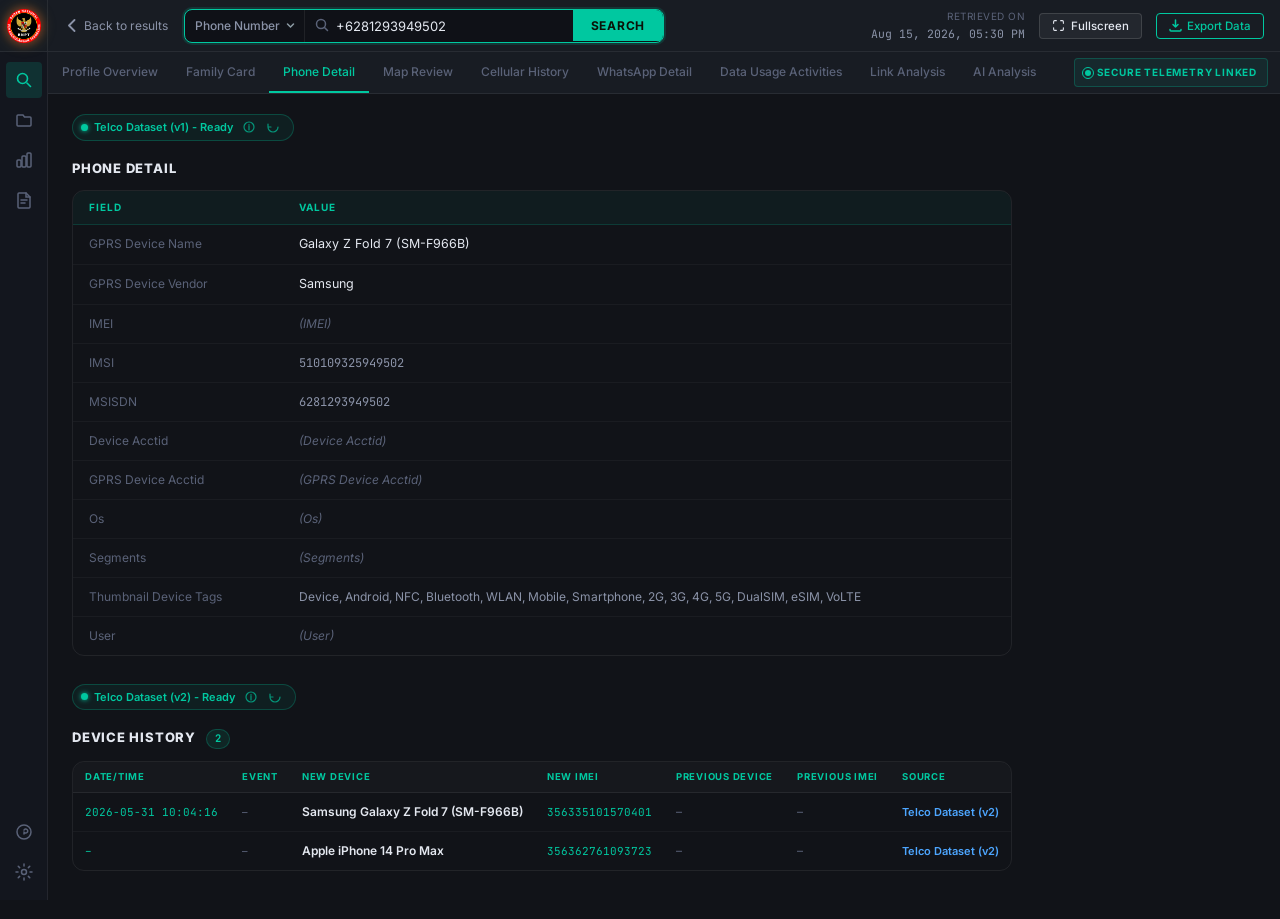
<file: phone_detail.html>
<!DOCTYPE html>
<html lang="id">
<head>
  <meta charset="UTF-8" />
  <meta name="viewport" content="width=device-width, initial-scale=1.0" />
  <title>Phone Detail – +6281297228579 | BNPT Intelligence Platform</title>
  <meta name="description" content="Detail perangkat dan GPRS nomor telepon +6281297228579 – BNPT Intelligence Platform." />
  <link rel="preconnect" href="https://fonts.googleapis.com" />
  <link rel="preconnect" href="https://fonts.gstatic.com" crossorigin />
  <link href="https://fonts.googleapis.com/css2?family=Inter:wght@300;400;500;600;700;800&family=JetBrains+Mono:wght@400;500&display=swap" rel="stylesheet" />
  <link rel="stylesheet" href="style.css" />
  <link rel="stylesheet" href="profile.css" />
  <style>
    /* ── PHONE DETAIL PAGE ───────────────────── */
    .phone-detail-page {
      margin-left: var(--sidebar-w);
      padding: 20px 24px 48px;
      min-height: calc(100vh - var(--topbar-h) - var(--tabs-h));
    }

    /* Dataset badge bar */
    .ds-bar {
      display: inline-flex;
      align-items: center;
      gap: 6px;
      background: rgba(0,200,160,0.07);
      border: 1px solid rgba(0,200,160,0.25);
      border-radius: 20px;
      padding: 4px 12px 4px 8px;
      font-size: 11px;
      font-weight: 600;
      color: var(--accent);
      margin-bottom: 18px;
      cursor: default;
    }
    .ds-bar svg { flex-shrink: 0; }
    .ds-bar .dot-green {
      width: 7px; height: 7px;
      border-radius: 50%;
      background: var(--accent);
      flex-shrink: 0;
    }
    .ds-bar .ds-refresh {
      width: 16px; height: 16px;
      background: none;
      border: none;
      color: var(--accent);
      cursor: pointer;
      display: flex;
      align-items: center;
      justify-content: center;
      padding: 0;
      margin-left: 2px;
      opacity: 0.7;
      transition: opacity 0.15s;
    }
    .ds-bar .ds-refresh:hover { opacity: 1; }

    /* Section title */
    .pd-section-title {
      font-size: 13px;
      font-weight: 800;
      color: var(--text-primary);
      letter-spacing: 0.06em;
      text-transform: uppercase;
      margin-bottom: 12px;
    }

    /* Info Table */
    .pd-table-wrap {
      border: 1px solid var(--border);
      border-radius: var(--radius-lg);
      overflow: hidden;
      margin-bottom: 28px;
    }
    .pd-table {
      width: 100%;
      border-collapse: collapse;
      font-size: 12.5px;
    }
    .pd-table thead tr {
      background: rgba(0,200,160,0.05);
      border-bottom: 1px solid rgba(0,200,160,0.18);
    }
    .pd-table thead th {
      text-align: left;
      padding: 9px 16px;
      font-size: 10px;
      font-weight: 700;
      letter-spacing: 0.1em;
      text-transform: uppercase;
      color: var(--accent);
    }
    .pd-table tbody tr {
      border-bottom: 1px solid rgba(255,255,255,0.04);
      transition: background 0.12s ease;
    }
    .pd-table tbody tr:last-child { border-bottom: none; }
    .pd-table tbody tr:hover { background: rgba(255,255,255,0.025); }
    .pd-table td {
      padding: 10px 16px;
      vertical-align: middle;
    }
    .pd-table .td-field {
      width: 210px;
      color: var(--text-muted);
      font-size: 12px;
      white-space: nowrap;
    }
    .pd-table .td-value {
      color: var(--text-primary);
      font-size: 12.5px;
    }
    .pd-table .td-value.mono {
      font-family: var(--mono);
      color: var(--text-secondary);
      font-size: 12px;
    }
    .pd-table .td-value.accent {
      color: var(--accent);
      font-family: var(--mono);
      font-size: 12px;
    }
    .pd-table .td-value.placeholder {
      color: var(--text-muted);
      font-style: italic;
      font-size: 12px;
    }
    .pd-table .td-value.tag-list {
      color: var(--text-secondary);
      font-size: 12px;
      line-height: 1.5;
    }

    /* Device History Table */
    .dh-table-wrap {
      border: 1px solid var(--border);
      border-radius: var(--radius-lg);
      overflow: hidden;
    }
    .dh-table {
      width: 100%;
      border-collapse: collapse;
      font-size: 12px;
    }
    .dh-table thead tr {
      background: rgba(255,255,255,0.02);
      border-bottom: 1px solid var(--border);
    }
    .dh-table thead th {
      text-align: left;
      padding: 8px 12px;
      font-size: 9.5px;
      font-weight: 700;
      letter-spacing: 0.08em;
      text-transform: uppercase;
      color: var(--accent);
      white-space: nowrap;
    }
    .dh-table tbody tr {
      border-bottom: 1px solid rgba(255,255,255,0.04);
      transition: background 0.12s ease;
    }
    .dh-table tbody tr:last-child { border-bottom: none; }
    .dh-table tbody tr:hover { background: rgba(0,200,160,0.04); }
    .dh-table td {
      padding: 10px 12px;
      vertical-align: middle;
      color: var(--text-secondary);
    }
    .dh-table .td-datetime {
      font-family: var(--mono);
      font-size: 11px;
      color: var(--accent);
      white-space: nowrap;
    }
    .dh-table .td-event {
      color: var(--text-muted);
      font-size: 11px;
    }
    .dh-table .td-device {
      font-weight: 600;
      color: var(--text-primary);
      font-size: 12px;
    }
    .dh-table .td-imei {
      font-family: var(--mono);
      font-size: 11px;
      color: var(--accent);
    }
    .dh-table .td-dash {
      color: var(--text-muted);
      font-size: 12px;
    }
    .dh-table .td-source {
      font-size: 11px;
      font-weight: 600;
      color: var(--accent);
      white-space: nowrap;
    }
    .dh-table .td-source.v2 { color: #4da6ff; }
    .dh-table .td-source.v1 { color: var(--accent); }

    /* Count badge */
    .count-badge {
      display: inline-flex;
      align-items: center;
      background: rgba(0,200,160,0.1);
      border: 1px solid rgba(0,200,160,0.25);
      border-radius: 20px;
      padding: 1px 8px;
      font-size: 10.5px;
      font-weight: 700;
      color: var(--accent);
      margin-left: 6px;
      font-family: var(--mono);
    }
  </style>
</head>
<body>

  <!-- ───────────────── TOPBAR ───────────────── -->
  <header class="topbar">
    <div class="topbar-left">
      <div class="logo-wrap" style="cursor: pointer;" onclick="window.location.href='search.html'">
        <div class="logo-emblem">
          <img src="images/bnpt_logo.png" alt="BNPT Logo" style="width:34px;height:34px;object-fit:contain;filter:drop-shadow(0 0 4px rgba(226,0,26,0.3));" />
        </div>
      </div>
    </div>

    <div class="topbar-search">
      <button class="btn-back" onclick="window.location.href='search.html'">
        <svg width="13" height="13" viewBox="0 0 13 13" fill="none"><path d="M8.5 1L3 6.5l5.5 5.5" stroke="currentColor" stroke-width="1.8" stroke-linecap="round" stroke-linejoin="round"/></svg>
        Back to results
      </button>
      <div class="search-group active">
        <select class="search-type-select" id="search-type-select" aria-label="Search Type">
          <option value="name">Name</option>
          <option value="phone" selected>Phone Number</option>
          <option value="kk">KK Number</option>
        </select>
        <div class="search-input-wrap">
          <svg class="search-icon" width="15" height="15" viewBox="0 0 15 15" fill="none"><circle cx="6" cy="6" r="4.5" stroke="currentColor" stroke-width="1.5"/><path d="M9.5 9.5l3 3" stroke="currentColor" stroke-width="1.5" stroke-linecap="round"/></svg>
          <input type="text" id="search-input" class="search-input" value="+6281293949502" placeholder="Search phone number..." />
        </div>
        <button class="btn-search" id="btn-search">SEARCH</button>
      </div>
    </div>

    <div class="topbar-right">
      <div class="retrieval-info">
        <span class="retrieval-label">Retrieved on</span>
        <span class="retrieval-date">Aug 15, 2026, 05:30 PM</span>
      </div>
      <button class="btn-fullscreen" id="btn-fullscreen" onclick="toggleFullScreen()" title="Fullscreen Mode (F11)">
        <svg width="13" height="13" viewBox="0 0 24 24" fill="none" stroke="currentColor" stroke-width="2" stroke-linecap="round" stroke-linejoin="round">
          <path d="M8 3H5a2 2 0 0 0-2 2v3m18 0V5a2 2 0 0 0-2-2h-3m0 18h3a2 2 0 0 0 2-2v-3M3 16v3a2 2 0 0 0 2 2h3"></path>
        </svg>
        <span class="fs-text">Fullscreen</span>
      </button>
      <button class="btn-export">
        <svg width="13" height="13" viewBox="0 0 13 13" fill="none"><path d="M6.5 1v7M4 5.5l2.5 2.5 2.5-2.5M1 10.5v.5a1 1 0 001 1h9a1 1 0 001-1v-.5" stroke="currentColor" stroke-width="1.5" stroke-linecap="round" stroke-linejoin="round"/></svg>
        Export Data
      </button>
    </div>
  </header>

  <!-- ───────────────── MAIN TABS ───────────────── -->
  <nav class="tab-nav" role="navigation">
    <div class="tab-nav-inner">
      <button class="tab-btn" onclick="window.location.href='profile_phone.html'">Profile Overview</button>
      <button class="tab-btn" onclick="window.location.href='index.html'">Family Card</button>
      <button class="tab-btn active" id="tab-phone">Phone Detail</button>
      <button class="tab-btn" onclick="window.location.href='map_review.html'">Map Review</button>
      <button class="tab-btn" onclick="window.location.href='cellular_history.html'">Cellular History</button>
      <button class="tab-btn" onclick="window.location.href='whatsapp_detail.html'">WhatsApp Detail</button>
      <button class="tab-btn" onclick="window.location.href='data_usage.html'">Data Usage Activities</button>
      <button class="tab-btn" onclick="window.location.href='link_analysis.html'">Link Analysis</button>
      <button class="tab-btn" onclick="window.location.href='ai_analysis.html'">AI Analysis</button>
    </div>
    <div class="secure-badge">
      <span class="pulse-dot"></span>
      SECURE TELEMETRY LINKED
    </div>
  </nav>

  <!-- ───────────────── LAYOUT ───────────────── -->
  <div style="padding-top: calc(var(--topbar-h) + var(--tabs-h)); display:flex; min-height:100vh;">

    <!-- SIDEBAR -->
    <aside class="sidebar">
      <button class="sidebar-icon active" title="Search">
        <svg width="18" height="18" viewBox="0 0 18 18" fill="none"><circle cx="7.5" cy="7.5" r="5" stroke="currentColor" stroke-width="1.6"/><path d="M12 12l3.5 3.5" stroke="currentColor" stroke-width="1.6" stroke-linecap="round"/></svg>
      </button>
      <button class="sidebar-icon" title="Folders">
        <svg width="18" height="18" viewBox="0 0 18 18" fill="none"><path d="M2 5a1 1 0 011-1h5l1.5 2H15a1 1 0 011 1v7a1 1 0 01-1 1H3a1 1 0 01-1-1V5z" stroke="currentColor" stroke-width="1.5"/></svg>
      </button>
      <button class="sidebar-icon" title="Analytics">
        <svg width="18" height="18" viewBox="0 0 18 18" fill="none"><rect x="2" y="9" width="4" height="7" rx="1" stroke="currentColor" stroke-width="1.5"/><rect x="7" y="5" width="4" height="11" rx="1" stroke="currentColor" stroke-width="1.5"/><rect x="12" y="2" width="4" height="14" rx="1" stroke="currentColor" stroke-width="1.5"/></svg>
      </button>
      <button class="sidebar-icon" title="Reports">
        <svg width="18" height="18" viewBox="0 0 18 18" fill="none"><path d="M4 2h7l4 4v10a1 1 0 01-1 1H4a1 1 0 01-1-1V3a1 1 0 011-1z" stroke="currentColor" stroke-width="1.5"/><path d="M11 2v4h4M6 9h6M6 12h4" stroke="currentColor" stroke-width="1.5" stroke-linecap="round"/></svg>
      </button>
      <div class="sidebar-spacer"></div>
      <button class="sidebar-icon" title="Help">
        <svg width="18" height="18" viewBox="0 0 18 18" fill="none"><circle cx="9" cy="9" r="7" stroke="currentColor" stroke-width="1.5"/><path d="M9 10v1M9 7a2 2 0 110 2" stroke="currentColor" stroke-width="1.5" stroke-linecap="round"/></svg>
      </button>
      <button class="sidebar-icon" title="Settings">
        <svg width="18" height="18" viewBox="0 0 18 18" fill="none"><circle cx="9" cy="9" r="2.5" stroke="currentColor" stroke-width="1.5"/><path d="M9 1v2M9 15v2M1 9h2M15 9h2M3.22 3.22l1.42 1.42M13.36 13.36l1.42 1.42M3.22 14.78l1.42-1.42M13.36 4.64l1.42-1.42" stroke="currentColor" stroke-width="1.5" stroke-linecap="round"/></svg>
      </button>
    </aside>

    <!-- MAIN CONTENT -->
    <div class="phone-detail-page">

      <!-- ── DATASET SOURCE v1 ── -->
      <div class="ds-bar">
        <span class="dot-green"></span>
        Telco Dataset (v1) - Ready
        <button class="ds-refresh" title="Info">
          <svg width="12" height="12" viewBox="0 0 12 12" fill="none"><circle cx="6" cy="6" r="5" stroke="currentColor" stroke-width="1.2"/><path d="M6 5v4M6 3.5v.5" stroke="currentColor" stroke-width="1.2" stroke-linecap="round"/></svg>
        </button>
        <button class="ds-refresh" title="Refresh">
          <svg width="12" height="12" viewBox="0 0 12 12" fill="none"><path d="M1 6A5 5 0 1011 6M1 3v3h3" stroke="currentColor" stroke-width="1.2" stroke-linecap="round" stroke-linejoin="round"/></svg>
        </button>
      </div>

      <!-- ── SECTION: PHONE DETAIL ── -->
      <div class="pd-section-title">PHONE DETAIL</div>

      <div class="pd-table-wrap">
        <table class="pd-table">
          <thead>
            <tr>
              <th>FIELD</th>
              <th>VALUE</th>
            </tr>
          </thead>
          <tbody>
            <tr>
              <td class="td-field">GPRS Device Name</td>
              <td class="td-value">Galaxy Z Fold 7 (SM-F966B)</td>
            </tr>
            <tr>
              <td class="td-field">GPRS Device Vendor</td>
              <td class="td-value">Samsung</td>
            </tr>
            <tr>
              <td class="td-field">IMEI</td>
              <td class="td-value placeholder">(IMEI)</td>
            </tr>
            <tr>
              <td class="td-field">IMSI</td>
              <td class="td-value mono">510109325949502</td>
            </tr>
            <tr>
              <td class="td-field">MSISDN</td>
              <td class="td-value mono">6281293949502</td>
            </tr>
            <tr>
              <td class="td-field">Device Acctid</td>
              <td class="td-value placeholder">(Device Acctid)</td>
            </tr>
            <tr>
              <td class="td-field">GPRS Device Acctid</td>
              <td class="td-value placeholder">(GPRS Device Acctid)</td>
            </tr>
            <tr>
              <td class="td-field">Os</td>
              <td class="td-value placeholder">(Os)</td>
            </tr>
            <tr>
              <td class="td-field">Segments</td>
              <td class="td-value placeholder">(Segments)</td>
            </tr>
            <tr>
              <td class="td-field">Thumbnail Device Tags</td>
              <td class="td-value tag-list">Device, Android, NFC, Bluetooth, WLAN, Mobile, Smartphone, 2G, 3G, 4G, 5G, DualSIM, eSIM, VoLTE</td>
            </tr>
            <tr>
              <td class="td-field">User</td>
              <td class="td-value placeholder">(User)</td>
            </tr>
          </tbody>
        </table>
      </div>

      <!-- ── DATASET SOURCE v2 ── -->
      <div class="ds-bar">
        <span class="dot-green"></span>
        Telco Dataset (v2) - Ready
        <button class="ds-refresh" title="Info">
          <svg width="12" height="12" viewBox="0 0 12 12" fill="none"><circle cx="6" cy="6" r="5" stroke="currentColor" stroke-width="1.2"/><path d="M6 5v4M6 3.5v.5" stroke="currentColor" stroke-width="1.2" stroke-linecap="round"/></svg>
        </button>
        <button class="ds-refresh" title="Refresh">
          <svg width="12" height="12" viewBox="0 0 12 12" fill="none"><path d="M1 6A5 5 0 1011 6M1 3v3h3" stroke="currentColor" stroke-width="1.2" stroke-linecap="round" stroke-linejoin="round"/></svg>
        </button>
      </div>

      <!-- ── SECTION: DEVICE HISTORY ── -->
      <div class="pd-section-title">
        DEVICE HISTORY
        <span class="count-badge">2</span>
      </div>

      <div class="dh-table-wrap">
        <table class="dh-table">
          <thead>
            <tr>
              <th>DATE/TIME</th>
              <th>EVENT</th>
              <th>NEW DEVICE</th>
              <th>NEW IMEI</th>
              <th>PREVIOUS DEVICE</th>
              <th>PREVIOUS IMEI</th>
              <th>SOURCE</th>
            </tr>
          </thead>
          <tbody>
            <tr>
              <td class="td-datetime">2026-05-31 10:04:16</td>
              <td class="td-event">–</td>
              <td class="td-device">Samsung Galaxy Z Fold 7 (SM-F966B)</td>
              <td class="td-imei">356335101570401</td>
              <td class="td-dash">–</td>
              <td class="td-dash">–</td>
              <td><span class="td-source v2">Telco Dataset (v2)</span></td>
            </tr>
            <tr>
              <td class="td-datetime">–</td>
              <td class="td-event">–</td>
              <td class="td-device">Apple iPhone 14 Pro Max</td>
              <td class="td-imei">356362761093723</td>
              <td class="td-dash">–</td>
              <td class="td-dash">–</td>
              <td><span class="td-source v2">Telco Dataset (v2)</span></td>
            </tr>
          </tbody>
        </table>
      </div>

    </div><!-- /phone-detail-page -->
  </div>

  <script src="search_logic.js"></script>
  <script>
    setupDynamicSearch('.search-group', '#search-input', '#search-type-select', '#btn-search');
  </script>
</body>
</html>
</file>
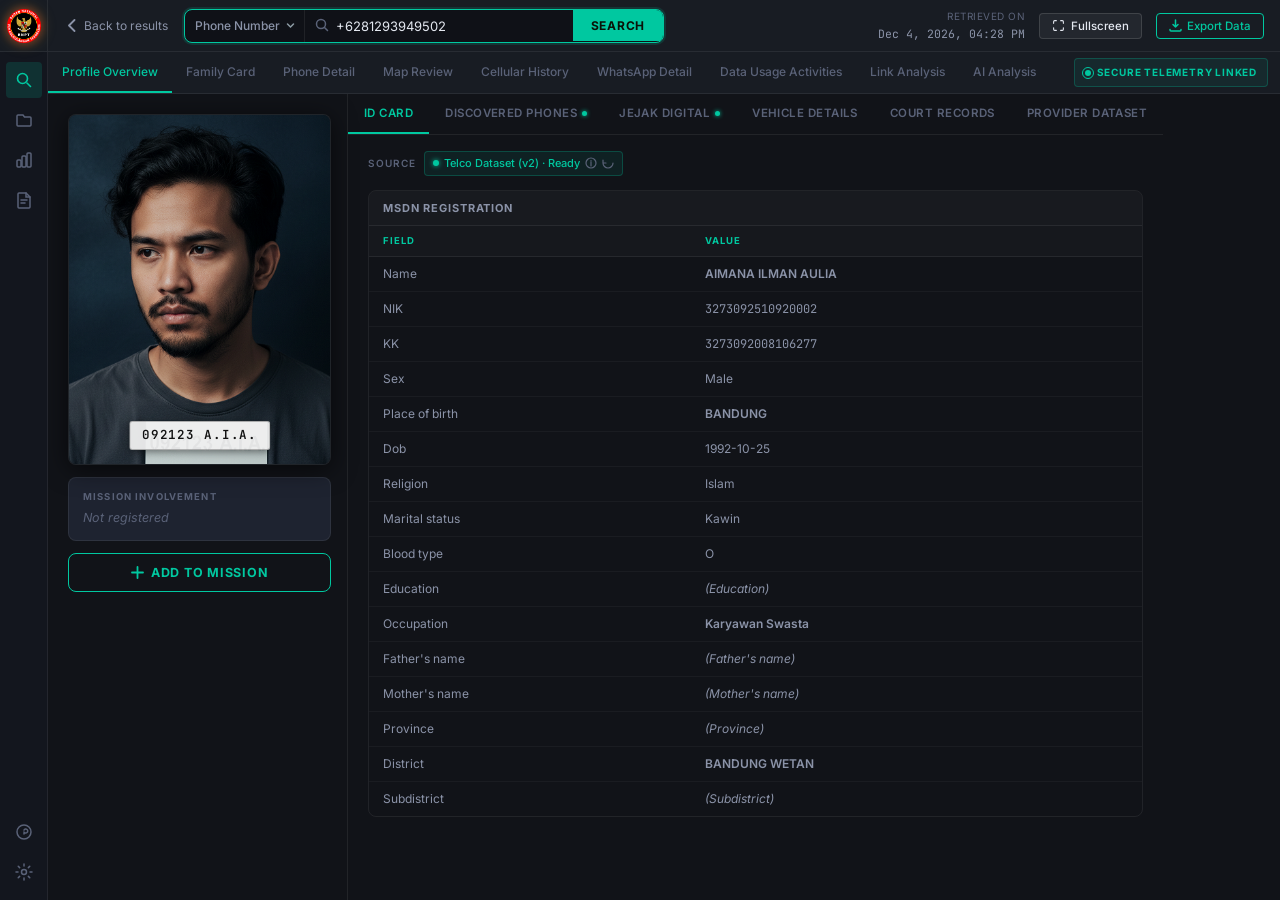
<file: profile_aimana.html>
<!DOCTYPE html>
<html lang="id">
<head>
  <meta charset="UTF-8" />
  <meta name="viewport" content="width=device-width, initial-scale=1.0" />
  <title>Aimana Ilman Aulia – Profile Overview</title>
  <meta name="description" content="Detail profil intelijen Aimana Ilman Aulia – Intelligence Platform BNPT." />
  <link rel="preconnect" href="https://fonts.googleapis.com" />
  <link rel="preconnect" href="https://fonts.gstatic.com" crossorigin />
  <link href="https://fonts.googleapis.com/css2?family=Inter:wght@300;400;500;600;700&family=JetBrains+Mono:wght@400;500&display=swap" rel="stylesheet" />
  <link rel="stylesheet" href="style.css" />
  <link rel="stylesheet" href="profile.css" />
</head>
<body>

  <!-- ───────────────── TOPBAR ───────────────── -->
  <header class="topbar">
    <div class="topbar-left">
      <div class="logo-wrap" id="logo-wrap" style="cursor: pointer;" onclick="window.location.href='search.html'">
        <div class="logo-emblem">
          <img src="images/bnpt_logo.png" alt="BNPT Logo" style="width:34px;height:34px;object-fit:contain;filter:drop-shadow(0 0 4px rgba(226,0,26,0.3));" />
        </div>
      </div>
    </div>

    <div class="topbar-search">
      <button class="btn-back" id="btn-back" onclick="window.location.href='search.html'">
        <svg width="13" height="13" viewBox="0 0 13 13" fill="none"><path d="M8.5 1L3 6.5l5.5 5.5" stroke="currentColor" stroke-width="1.8" stroke-linecap="round" stroke-linejoin="round"/></svg>
        Back to results
      </button>
      <div class="search-group active">
        <select class="search-type-select" id="search-type-select" aria-label="Search Type">
          <option value="name" selected>Name</option>
          <option value="phone">Phone Number</option>
          <option value="kk">KK Number</option>
        </select>
        <div class="search-input-wrap">
          <svg class="search-icon" width="15" height="15" viewBox="0 0 15 15" fill="none"><circle cx="6" cy="6" r="4.5" stroke="currentColor" stroke-width="1.5"/><path d="M9.5 9.5l3 3" stroke="currentColor" stroke-width="1.5" stroke-linecap="round"/></svg>
          <input type="text" id="search-input" class="search-input" value="Aimana Ilman Aulia" placeholder="Search name..." />
        </div>
        <button class="btn-search" id="btn-search">SEARCH</button>
      </div>
    </div>

    <div class="topbar-right">
      <div class="retrieval-info">
        <span class="retrieval-label">Retrieved on</span>
        <span class="retrieval-date" id="retrieval-date">Aug 15, 2026, 05:30 PM</span>
      </div>
      <button class="btn-fullscreen" id="btn-fullscreen" onclick="toggleFullScreen()" title="Fullscreen Mode (F11)">
        <svg width="13" height="13" viewBox="0 0 24 24" fill="none" stroke="currentColor" stroke-width="2" stroke-linecap="round" stroke-linejoin="round">
          <path d="M8 3H5a2 2 0 0 0-2 2v3m18 0V5a2 2 0 0 0-2-2h-3m0 18h3a2 2 0 0 0 2-2v-3M3 16v3a2 2 0 0 0 2 2h3"></path>
        </svg>
        <span class="fs-text">Fullscreen</span>
      </button>
      <button class="btn-export">
        <svg width="13" height="13" viewBox="0 0 13 13" fill="none"><path d="M6.5 1v7M4 5.5l2.5 2.5 2.5-2.5M1 10.5v.5a1 1 0 001 1h9a1 1 0 001-1v-.5" stroke="currentColor" stroke-width="1.5" stroke-linecap="round" stroke-linejoin="round"/></svg>
        Export Data
      </button>
    </div>
  </header>

  <!-- ───────────────── MAIN TABS ───────────────── -->
  <nav class="tab-nav" role="navigation">
    <div class="tab-nav-inner">
      <button class="tab-btn active" id="tab-profile">Profile Overview</button>
      <button class="tab-btn" id="tab-family" onclick="window.location.href='index.html'">Family Card</button>
      <button class="tab-btn" id="tab-phone" onclick="window.location.href='phone_detail.html'">Phone Detail</button>
      <button class="tab-btn" id="tab-map" onclick="window.location.href='map_review.html'">Map Review</button>
      <button class="tab-btn" id="tab-cellular" onclick="window.location.href='cellular_history.html'">Cellular History</button>
      <button class="tab-btn" id="tab-whatsapp" onclick="window.location.href='whatsapp_detail.html'">WhatsApp Detail</button>
      <button class="tab-btn" id="tab-data" onclick="window.location.href='data_usage.html'">Data Usage Activities</button>
      <button class="tab-btn" id="tab-link" onclick="window.location.href='link_analysis.html'">Link Analysis</button>
      <button class="tab-btn" id="tab-ai" onclick="window.location.href='ai_analysis.html'">AI Analysis</button>
    </div>
    <div class="secure-badge">
      <span class="pulse-dot"></span>
      SECURE TELEMETRY LINKED
    </div>
  </nav>

  <!-- ───────────────── LAYOUT ───────────────── -->
  <div class="layout-wrap" style="padding-top: calc(var(--topbar-h) + var(--tabs-h));">

    <!-- SIDEBAR -->
    <aside class="sidebar">
      <button class="sidebar-icon active" title="Search">
        <svg width="18" height="18" viewBox="0 0 18 18" fill="none"><circle cx="7.5" cy="7.5" r="5" stroke="currentColor" stroke-width="1.6"/><path d="M12 12l3.5 3.5" stroke="currentColor" stroke-width="1.6" stroke-linecap="round"/></svg>
      </button>
      <button class="sidebar-icon" title="Folders">
        <svg width="18" height="18" viewBox="0 0 18 18" fill="none"><path d="M2 5a1 1 0 011-1h5l1.5 2H15a1 1 0 011 1v7a1 1 0 01-1 1H3a1 1 0 01-1-1V5z" stroke="currentColor" stroke-width="1.5"/></svg>
      </button>
      <button class="sidebar-icon" title="Analytics">
        <svg width="18" height="18" viewBox="0 0 18 18" fill="none"><rect x="2" y="9" width="4" height="7" rx="1" stroke="currentColor" stroke-width="1.5"/><rect x="7" y="5" width="4" height="11" rx="1" stroke="currentColor" stroke-width="1.5"/><rect x="12" y="2" width="4" height="14" rx="1" stroke="currentColor" stroke-width="1.5"/></svg>
      </button>
      <button class="sidebar-icon" title="Reports">
        <svg width="18" height="18" viewBox="0 0 18 18" fill="none"><path d="M4 2h7l4 4v10a1 1 0 01-1 1H4a1 1 0 01-1-1V3a1 1 0 011-1z" stroke="currentColor" stroke-width="1.5"/><path d="M11 2v4h4M6 9h6M6 12h4" stroke="currentColor" stroke-width="1.5" stroke-linecap="round"/></svg>
      </button>
      <div class="sidebar-spacer"></div>
      <button class="sidebar-icon" title="Help">
        <svg width="18" height="18" viewBox="0 0 18 18" fill="none"><circle cx="9" cy="9" r="7" stroke="currentColor" stroke-width="1.5"/><path d="M9 10v1M9 7a2 2 0 110 2" stroke="currentColor" stroke-width="1.5" stroke-linecap="round"/></svg>
      </button>
      <button class="sidebar-icon" title="Settings">
        <svg width="18" height="18" viewBox="0 0 18 18" fill="none"><circle cx="9" cy="9" r="2.5" stroke="currentColor" stroke-width="1.5"/><path d="M9 1v2M9 15v2M1 9h2M15 9h2M3.22 3.22l1.42 1.42M13.36 13.36l1.42 1.42M3.22 14.78l1.42-1.42M13.36 4.64l1.42-1.42" stroke="currentColor" stroke-width="1.5" stroke-linecap="round"/></svg>
      </button>
    </aside>

    <!-- MAIN PROFILE CONTENT -->
    <main class="profile-main">

      <!-- LEFT PANEL: Photo + Mission -->
      <div class="profile-left">
        <div class="profile-photo-wrap">
          <div class="profile-photo-frame">
            <img src="images/aimana.png" alt="Aimana Ilman Aulia" class="profile-photo" />
            <div class="photo-id-tag">092123 A.I.A.</div>
          </div>
        </div>

        <div class="mission-card">
          <div class="mission-label">MISSION INVOLVEMENT</div>
          <div class="mission-status">Not registered</div>
        </div>

        <button class="btn-add-mission" id="btn-add-mission">
          <svg width="13" height="13" viewBox="0 0 13 13" fill="none"><path d="M6.5 1v11M1 6.5h11" stroke="currentColor" stroke-width="1.8" stroke-linecap="round"/></svg>
          ADD TO MISSION
        </button>
      </div>

      <!-- RIGHT PANEL: Sub-tabs + Content -->
      <div class="profile-right">

        <!-- Sub-tabs -->
        <nav class="profile-subtabs" role="navigation" aria-label="Profile sub-tabs">
          <button class="sub-tab active" data-panel="id-card">ID CARD</button>
          <button class="sub-tab" data-panel="discovered-phones">
            DISCOVERED PHONES
            <span class="sub-tab-dot"></span>
          </button>
          <button class="sub-tab" data-panel="jejak-digital">
            JEJAK DIGITAL
            <span class="sub-tab-dot"></span>
          </button>
          <button class="sub-tab" data-panel="vehicle">VEHICLE DETAILS</button>
          <button class="sub-tab" data-panel="court">COURT RECORDS</button>
          <button class="sub-tab" data-panel="provider">PROVIDER DATASET</button>
        </nav>

        <!-- ── PANEL: ID CARD ── -->
        <div class="sub-panel active" id="panel-id-card">
          <div class="source-bar">
            <span class="source-label">SOURCE</span>
            <span class="source-badge">
              <span class="dot-green"></span>
              Telco Dataset (v2) · Ready
              <button class="source-icon-btn" title="Info"><svg width="12" height="12" viewBox="0 0 12 12" fill="none"><circle cx="6" cy="6" r="5" stroke="currentColor" stroke-width="1.2"/><path d="M6 5v4M6 3.5v.5" stroke="currentColor" stroke-width="1.2" stroke-linecap="round"/></svg></button>
              <button class="source-icon-btn" title="Refresh"><svg width="12" height="12" viewBox="0 0 12 12" fill="none"><path d="M1 6A5 5 0 1011 6M1 3v3h3" stroke="currentColor" stroke-width="1.2" stroke-linecap="round" stroke-linejoin="round"/></svg></button>
            </span>
          </div>
          <div class="data-section">
            <div class="section-title">MSDN REGISTRATION</div>
            <table class="data-table">
              <thead>
                <tr><th>FIELD</th><th>VALUE</th></tr>
              </thead>
              <tbody>
                <tr><td>Name</td><td class="val-bold">AIMANA ILMAN AULIA</td></tr>
                <tr><td>NIK</td><td class="val-mono">3273092510920002</td></tr>
                <tr><td>KK</td><td class="val-mono">3273092008106277</td></tr>
                <tr><td>Sex</td><td>Male</td></tr>
                <tr><td>Place of birth</td><td class="val-bold">BANDUNG</td></tr>
                <tr><td>Dob</td><td>1992-10-25</td></tr>
                <tr><td>Religion</td><td>Islam</td></tr>
                <tr><td>Marital status</td><td>Kawin</td></tr>
                <tr><td>Blood type</td><td>O</td></tr>
                <tr><td>Education</td><td class="val-muted">(Education)</td></tr>
                <tr><td>Occupation</td><td class="val-bold">Karyawan Swasta</td></tr>
                <tr><td>Father's name</td><td class="val-muted">(Father's name)</td></tr>
                <tr><td>Mother's name</td><td class="val-muted">(Mother's name)</td></tr>
                <tr><td>Province</td><td class="val-muted">(Province)</td></tr>
                <tr><td>District</td><td class="val-bold">BANDUNG WETAN</td></tr>
                <tr><td>Subdistrict</td><td class="val-muted">(Subdistrict)</td></tr>
              </tbody>
            </table>
          </div>
        </div>

        <!-- ── PANEL: DISCOVERED PHONES ── -->
        <div class="sub-panel" id="panel-discovered-phones">
          <div class="source-bar">
            <span class="source-label">SOURCES:</span>
            <span class="source-badge">
              <span class="dot-green"></span>
              Telco Dataset (v2) · Ready
              <button class="source-icon-btn" title="Info"><svg width="12" height="12" viewBox="0 0 12 12" fill="none"><circle cx="6" cy="6" r="5" stroke="currentColor" stroke-width="1.2"/><path d="M6 5v4M6 3.5v.5" stroke="currentColor" stroke-width="1.2" stroke-linecap="round"/></svg></button>
              <button class="source-icon-btn" title="Refresh"><svg width="12" height="12" viewBox="0 0 12 12" fill="none"><path d="M1 6A5 5 0 1011 6M1 3v3h3" stroke="currentColor" stroke-width="1.2" stroke-linecap="round" stroke-linejoin="round"/></svg></button>
            </span>
          </div>
          <div class="data-section">
            <div class="section-title">DISCOVERED PHONE NUMBERS (2)</div>
            <table class="data-table">
              <thead>
                <tr>
                  <th>MSISDN</th>
                  <th>PROVIDER</th>
                  <th>REGISTERED</th>
                  <th>STATUS</th>
                </tr>
              </thead>
              <tbody>
                <tr>
                  <td class="val-mono val-accent">6287781086949</td>
                  <td>XL Axiata</td>
                  <td>2018-07-15</td>
                  <td class="val-muted">—</td>
                </tr>
                <tr>
                  <td class="val-mono val-accent">6287781086957</td>
                  <td>XL Axiata</td>
                  <td>2018-07-15</td>
                  <td class="val-muted">—</td>
                </tr>
              </tbody>
            </table>
          </div>
        </div>

        <!-- ── PANEL: JEJAK DIGITAL ── -->
        <div class="sub-panel" id="panel-jejak-digital">

          <div class="source-bar">
            <span class="source-label">SOURCE</span>
            <span class="source-badge">
              <span class="dot-green"></span>
              Cerflux Dataset · Ready
              <button class="source-icon-btn" title="Info"><svg width="12" height="12" viewBox="0 0 12 12" fill="none"><circle cx="6" cy="6" r="5" stroke="currentColor" stroke-width="1.2"/><path d="M6 5v4M6 3.5v.5" stroke="currentColor" stroke-width="1.2" stroke-linecap="round"/></svg></button>
              <button class="source-icon-btn" title="Refresh"><svg width="12" height="12" viewBox="0 0 12 12" fill="none"><path d="M1 6A5 5 0 1011 6M1 3v3h3" stroke="currentColor" stroke-width="1.2" stroke-linecap="round" stroke-linejoin="round"/></svg></button>
            </span>
          </div>

          <div class="data-section">
            <div class="section-title accent">TOKOPEDIA</div>
            <table class="data-table">
              <thead><tr><th>NOMOR HP</th><th>NAMA</th><th>EMAIL</th></tr></thead>
              <tbody>
                <tr>
                  <td class="val-mono val-accent">6287781086949</td>
                  <td>Raisa</td>
                  <td class="val-mono">nowait_nomess@yahoo.com</td>
                </tr>
              </tbody>
            </table>
          </div>

          <div class="source-bar" style="margin-top:16px;">
            <span class="source-label">SOURCE</span>
            <span class="source-badge">
              <span class="dot-green"></span>
              Cerflux Dataset · Ready
              <button class="source-icon-btn" title="Info"><svg width="12" height="12" viewBox="0 0 12 12" fill="none"><circle cx="6" cy="6" r="5" stroke="currentColor" stroke-width="1.2"/><path d="M6 5v4M6 3.5v.5" stroke="currentColor" stroke-width="1.2" stroke-linecap="round"/></svg></button>
              <button class="source-icon-btn" title="Refresh"><svg width="12" height="12" viewBox="0 0 12 12" fill="none"><path d="M1 6A5 5 0 1011 6M1 3v3h3" stroke="currentColor" stroke-width="1.2" stroke-linecap="round" stroke-linejoin="round"/></svg></button>
            </span>
          </div>

          <div class="data-section">
            <div class="section-title accent">KREDITPLUS</div>
            <table class="data-table">
              <thead><tr><th>EMAIL</th><th>ISDRIVER</th><th>PHONENUMBER</th></tr></thead>
              <tbody>
                <tr>
                  <td class="val-mono">NOWAIT_NOMESS@YAHOO.COM</td>
                  <td>false</td>
                  <td class="val-mono val-accent">6287781086957</td>
                </tr>
              </tbody>
            </table>
          </div>

          <div class="source-bar" style="margin-top:16px;">
            <span class="source-label">SOURCE</span>
            <span class="source-badge">
              <span class="dot-green"></span>
              Cerflux Dataset · Ready
              <button class="source-icon-btn" title="Info"><svg width="12" height="12" viewBox="0 0 12 12" fill="none"><circle cx="6" cy="6" r="5" stroke="currentColor" stroke-width="1.2"/><path d="M6 5v4M6 3.5v.5" stroke="currentColor" stroke-width="1.2" stroke-linecap="round"/></svg></button>
              <button class="source-icon-btn" title="Refresh"><svg width="12" height="12" viewBox="0 0 12 12" fill="none"><path d="M1 6A5 5 0 1011 6M1 3v3h3" stroke="currentColor" stroke-width="1.2" stroke-linecap="round" stroke-linejoin="round"/></svg></button>
            </span>
          </div>

          <div class="data-section">
            <div class="section-title accent">REGISTERED EMAILS</div>
            <table class="data-table">
              <thead><tr><th>EMAIL</th><th>SOURCE</th></tr></thead>
              <tbody>
                <tr>
                  <td class="val-mono">NOWAIT_NOMESS@YAHOO.COM</td>
                  <td class="val-accent">gojek</td>
                </tr>
              </tbody>
            </table>
          </div>

          <div class="source-bar" style="margin-top:16px;">
            <span class="source-label">SOURCE</span>
            <span class="source-badge">
              <span class="dot-green"></span>
              Cerflux Dataset · Ready
              <button class="source-icon-btn" title="Info"><svg width="12" height="12" viewBox="0 0 12 12" fill="none"><circle cx="6" cy="6" r="5" stroke="currentColor" stroke-width="1.2"/><path d="M6 5v4M6 3.5v.5" stroke="currentColor" stroke-width="1.2" stroke-linecap="round"/></svg></button>
              <button class="source-icon-btn" title="Refresh"><svg width="12" height="12" viewBox="0 0 12 12" fill="none"><path d="M1 6A5 5 0 1011 6M1 3v3h3" stroke="currentColor" stroke-width="1.2" stroke-linecap="round" stroke-linejoin="round"/></svg></button>
            </span>
          </div>

          <div class="data-section">
            <div class="section-title accent">TRUECALLER</div>
            <table class="data-table">
              <thead><tr><th>FIELD</th><th>VALUE</th></tr></thead>
              <tbody>
                <tr>
                  <td>Name</td>
                  <td class="val-code">{"tags":["# Mz Rai M"]}</td>
                </tr>
                <tr>
                  <td>Spam</td>
                  <td>[Cleaned / Clear]</td>
                </tr>
              </tbody>
            </table>
          </div>

        </div>

        <!-- ── PANEL: VEHICLE DETAILS ── -->
        <div class="sub-panel" id="panel-vehicle">
          <div class="source-bar">
            <span class="source-label">SOURCE</span>
            <span class="source-badge">
              <span class="dot-green"></span>
              Cerflux Dataset · Ready
            </span>
          </div>
          <div class="empty-state">
            <svg width="40" height="40" viewBox="0 0 40 40" fill="none"><rect x="4" y="14" width="32" height="18" rx="4" stroke="currentColor" stroke-width="1.5"/><path d="M8 14l3-7h18l3 7M13 28v4M27 28v4" stroke="currentColor" stroke-width="1.5" stroke-linecap="round"/><circle cx="11" cy="25" r="2" stroke="currentColor" stroke-width="1.5"/><circle cx="29" cy="25" r="2" stroke="currentColor" stroke-width="1.5"/></svg>
            <span>No vehicle data found</span>
          </div>
        </div>

        <!-- ── PANEL: COURT RECORDS ── -->
        <div class="sub-panel" id="panel-court">
          <div class="source-bar">
            <span class="source-label">SOURCE</span>
            <span class="source-badge">
              <span class="dot-green"></span>
              Cerflux Dataset · Ready
            </span>
          </div>
          <div class="empty-state">
            <svg width="40" height="40" viewBox="0 0 40 40" fill="none"><path d="M8 36V8a2 2 0 012-2h20a2 2 0 012 2v28M4 36h32" stroke="currentColor" stroke-width="1.5" stroke-linecap="round"/><path d="M15 12h10M15 18h10M15 24h6" stroke="currentColor" stroke-width="1.5" stroke-linecap="round"/></svg>
            <span>No court records found</span>
          </div>
        </div>

        <!-- ── PANEL: PROVIDER DATASET ── -->
        <div class="sub-panel" id="panel-provider">
          <div class="source-bar">
            <span class="source-label">SOURCES</span>
            <span class="source-badge">
              <span class="dot-green"></span>
              Cerflux Dataset · Ready
            </span>
          </div>
          <div class="data-section">
            <div class="section-title">BPJS</div>
            <table class="data-table">
              <thead><tr><th>FIELD</th><th>VALUE</th></tr></thead>
              <tbody>
                <tr><td>no</td><td>1</td></tr>
                <tr><td>name</td><td class="val-bold">ISMAIL</td></tr>
                <tr><td>citizen_id</td><td class="val-mono">3273691085690003</td></tr>
                <tr><td>sex</td><td>Male</td></tr>
                <tr><td>place_of_birth</td><td class="val-bold">NATARAM</td></tr>
                <tr><td>dob</td><td>1969-08-10</td></tr>
                <tr><td>religion</td><td>Islam</td></tr>
                <tr><td>education_level</td><td>Diploma IV/Sastra I</td></tr>
                <tr><td>occupation</td><td>Pegawai Negeri Sipil</td></tr>
                <tr><td>maritalName</td><td>Kawin</td></tr>
                <tr><td>positionId</td><td>1</td></tr>
                <tr><td>positionName</td><td>Kepala Keluarga</td></tr>
                <tr><td>familyCardId</td><td class="val-mono">3273092008106277</td></tr>
                <tr><td>nik</td><td class="val-mono">3273691008690003</td></tr>
                <tr><td>no</td><td>3</td></tr>
                <tr><td>name</td><td class="val-bold">ILMA NUGRAHANI</td></tr>
              </tbody>
            </table>
          </div>
        </div>

      </div><!-- /profile-right -->
    </main>
  </div>

  <script src="search_logic.js"></script>
  <script src="profile.js"></script>
</body>
</html>
</file>
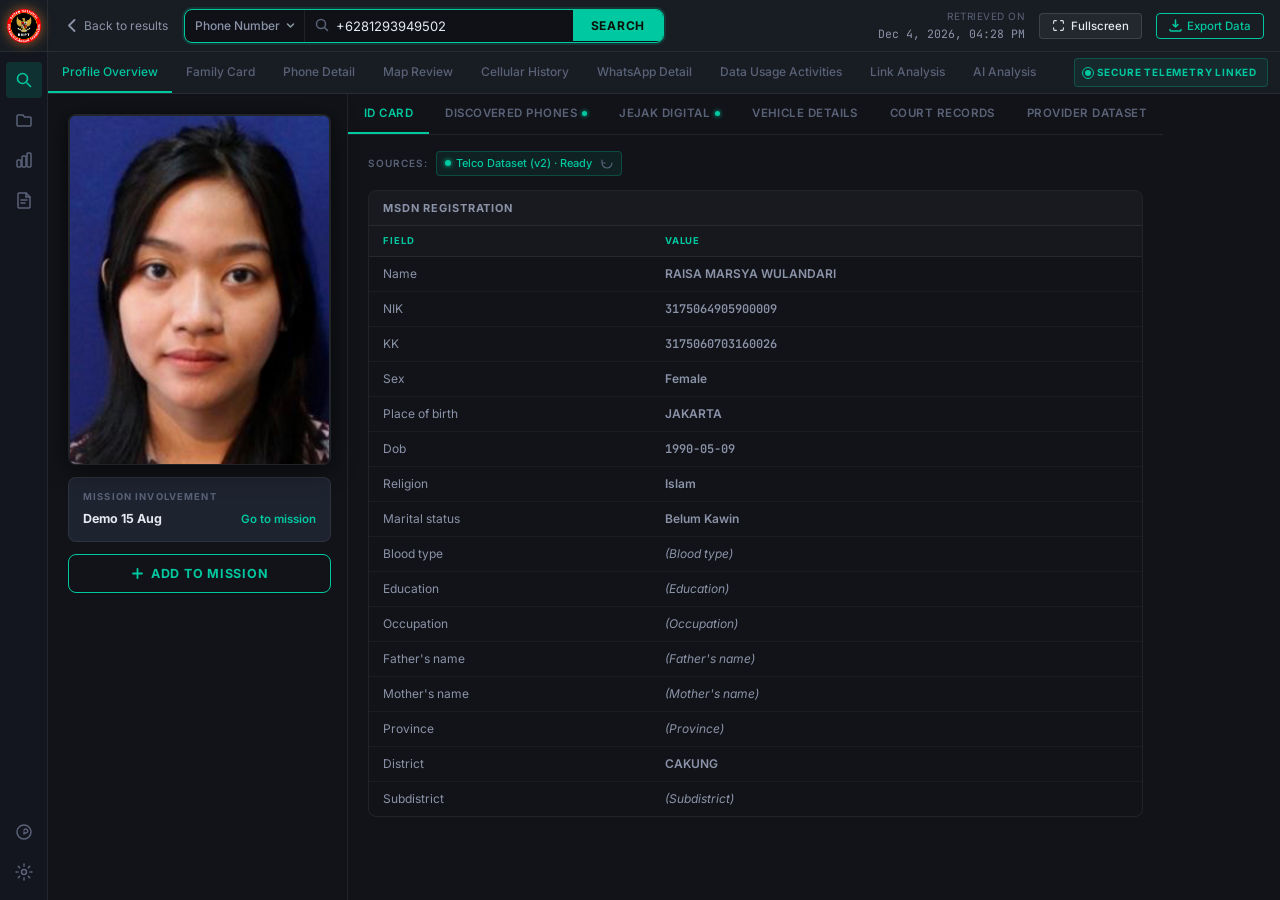
<file: profile_phone.html>
<!DOCTYPE html>
<html lang="id">
<head>
  <meta charset="UTF-8" />
  <meta name="viewport" content="width=device-width, initial-scale=1.0" />
  <title>Profile Overview – +6281293949502 | BNPT Intelligence Platform</title>
  <meta name="description" content="Detail intelijen nomor telepon +6281293949502 - MSDN Registration, Discovered Phones, Jejak Digital." />
  <link rel="preconnect" href="https://fonts.googleapis.com" />
  <link rel="preconnect" href="https://fonts.gstatic.com" crossorigin />
  <link href="https://fonts.googleapis.com/css2?family=Inter:wght@300;400;500;600;700;800&family=JetBrains+Mono:wght@400;500&display=swap" rel="stylesheet" />
  <link rel="stylesheet" href="style.css" />
  <link rel="stylesheet" href="profile.css" />
</head>
<body>

  <!-- ───────────────── TOPBAR ───────────────── -->
  <header class="topbar">
    <div class="topbar-left">
      <div class="logo-wrap" id="logo-wrap" style="cursor: pointer;" onclick="window.location.href='search.html'">
        <div class="logo-emblem">
          <img src="images/bnpt_logo.png" alt="BNPT Logo" style="width:34px;height:34px;object-fit:contain;filter:drop-shadow(0 0 4px rgba(226,0,26,0.3));" />
        </div>
      </div>
    </div>

    <div class="topbar-search">
      <button class="btn-back" id="btn-back" onclick="window.location.href='search.html'">
        <svg width="13" height="13" viewBox="0 0 13 13" fill="none"><path d="M8.5 1L3 6.5l5.5 5.5" stroke="currentColor" stroke-width="1.8" stroke-linecap="round" stroke-linejoin="round"/></svg>
        Back to results
      </button>
      <div class="search-group active">
        <select class="search-type-select" id="search-type-select" aria-label="Search Type">
          <option value="name">Name</option>
          <option value="phone" selected>Phone Number</option>
          <option value="kk">KK Number</option>
        </select>
        <div class="search-input-wrap">
          <svg class="search-icon" width="15" height="15" viewBox="0 0 15 15" fill="none"><circle cx="6" cy="6" r="4.5" stroke="currentColor" stroke-width="1.5"/><path d="M9.5 9.5l3 3" stroke="currentColor" stroke-width="1.5" stroke-linecap="round"/></svg>
          <input type="text" id="search-input" class="search-input" value="+6281293949502" placeholder="Search phone number..." />
        </div>
        <button class="btn-search" id="btn-search">SEARCH</button>
      </div>
    </div>

    <div class="topbar-right">
      <div class="retrieval-info">
        <span class="retrieval-label">Retrieved on</span>
        <span class="retrieval-date" id="retrieval-date">Aug 15, 2026, 05:30 PM</span>
      </div>
      <button class="btn-fullscreen" id="btn-fullscreen" onclick="toggleFullScreen()" title="Fullscreen Mode (F11)">
        <svg width="13" height="13" viewBox="0 0 24 24" fill="none" stroke="currentColor" stroke-width="2" stroke-linecap="round" stroke-linejoin="round">
          <path d="M8 3H5a2 2 0 0 0-2 2v3m18 0V5a2 2 0 0 0-2-2h-3m0 18h3a2 2 0 0 0 2-2v-3M3 16v3a2 2 0 0 0 2 2h3"></path>
        </svg>
        <span class="fs-text">Fullscreen</span>
      </button>
      <button class="btn-export">
        <svg width="13" height="13" viewBox="0 0 13 13" fill="none"><path d="M6.5 1v7M4 5.5l2.5 2.5 2.5-2.5M1 10.5v.5a1 1 0 001 1h9a1 1 0 001-1v-.5" stroke="currentColor" stroke-width="1.5" stroke-linecap="round" stroke-linejoin="round"/></svg>
        Export Data
      </button>
    </div>
  </header>

  <!-- ───────────────── MAIN TABS ───────────────── -->
  <nav class="tab-nav" role="navigation">
    <div class="tab-nav-inner">
      <button class="tab-btn active" id="tab-profile">Profile Overview</button>
      <button class="tab-btn" id="tab-family" onclick="window.location.href='index.html'">Family Card</button>
      <button class="tab-btn" id="tab-phone" onclick="window.location.href='phone_detail.html'">Phone Detail</button>
      <button class="tab-btn" id="tab-map" onclick="window.location.href='map_review.html'">Map Review</button>
      <button class="tab-btn" id="tab-cellular" onclick="window.location.href='cellular_history.html'">Cellular History</button>
      <button class="tab-btn" id="tab-whatsapp" onclick="window.location.href='whatsapp_detail.html'">WhatsApp Detail</button>
      <button class="tab-btn" id="tab-data" onclick="window.location.href='data_usage.html'">Data Usage Activities</button>
      <button class="tab-btn" id="tab-link" onclick="window.location.href='link_analysis.html'">Link Analysis</button>
      <button class="tab-btn" id="tab-ai" onclick="window.location.href='ai_analysis.html'">AI Analysis</button>
    </div>
    <div class="secure-badge">
      <span class="pulse-dot"></span>
      SECURE TELEMETRY LINKED
    </div>
  </nav>

  <!-- ───────────────── LAYOUT ───────────────── -->
  <div class="layout-wrap" style="padding-top: calc(var(--topbar-h) + var(--tabs-h));">

    <!-- SIDEBAR -->
    <aside class="sidebar">
      <button class="sidebar-icon active" title="Search">
        <svg width="18" height="18" viewBox="0 0 18 18" fill="none"><circle cx="7.5" cy="7.5" r="5" stroke="currentColor" stroke-width="1.6"/><path d="M12 12l3.5 3.5" stroke="currentColor" stroke-width="1.6" stroke-linecap="round"/></svg>
      </button>
      <button class="sidebar-icon" title="Folders">
        <svg width="18" height="18" viewBox="0 0 18 18" fill="none"><path d="M2 5a1 1 0 011-1h5l1.5 2H15a1 1 0 011 1v7a1 1 0 01-1 1H3a1 1 0 01-1-1V5z" stroke="currentColor" stroke-width="1.5"/></svg>
      </button>
      <button class="sidebar-icon" title="Analytics">
        <svg width="18" height="18" viewBox="0 0 18 18" fill="none"><rect x="2" y="9" width="4" height="7" rx="1" stroke="currentColor" stroke-width="1.5"/><rect x="7" y="5" width="4" height="11" rx="1" stroke="currentColor" stroke-width="1.5"/><rect x="12" y="2" width="4" height="14" rx="1" stroke="currentColor" stroke-width="1.5"/></svg>
      </button>
      <button class="sidebar-icon" title="Reports">
        <svg width="18" height="18" viewBox="0 0 18 18" fill="none"><path d="M4 2h7l4 4v10a1 1 0 01-1 1H4a1 1 0 01-1-1V3a1 1 0 011-1z" stroke="currentColor" stroke-width="1.5"/><path d="M11 2v4h4M6 9h6M6 12h4" stroke="currentColor" stroke-width="1.5" stroke-linecap="round"/></svg>
      </button>
      <div class="sidebar-spacer"></div>
      <button class="sidebar-icon" title="Help">
        <svg width="18" height="18" viewBox="0 0 18 18" fill="none"><circle cx="9" cy="9" r="7" stroke="currentColor" stroke-width="1.5"/><path d="M9 10v1M9 7a2 2 0 110 2" stroke="currentColor" stroke-width="1.5" stroke-linecap="round"/></svg>
      </button>
      <button class="sidebar-icon" title="Settings">
        <svg width="18" height="18" viewBox="0 0 18 18" fill="none"><circle cx="9" cy="9" r="2.5" stroke="currentColor" stroke-width="1.5"/><path d="M9 1v2M9 15v2M1 9h2M15 9h2M3.22 3.22l1.42 1.42M13.36 13.36l1.42 1.42M3.22 14.78l1.42-1.42M13.36 4.64l1.42-1.42" stroke="currentColor" stroke-width="1.5" stroke-linecap="round"/></svg>
      </button>
    </aside>

    <!-- MAIN PROFILE CONTENT -->
    <main class="profile-main">

      <!-- LEFT PANEL: Avatar + Mission -->
      <div class="profile-left">
        <div class="profile-photo-wrap">
          <div class="profile-photo-frame">
            <img src="images/ayu_indra_pasfoto.png" alt="Raisa Marsya Wulandari" class="profile-photo" />
          </div>
        </div>

        <!-- MISSION INVOLVEMENT -->
        <div class="mission-card" style="background: var(--bg-card); border: 1px solid var(--border); border-radius: var(--radius); padding: 12px 14px;">
          <div class="mission-label" style="font-size: 9.5px; font-weight: 700; letter-spacing: 0.12em; text-transform: uppercase; color: var(--text-muted); margin-bottom: 6px;">MISSION INVOLVEMENT</div>
          <div style="display: flex; justify-content: space-between; align-items: center;">
            <span style="font-size: 12.5px; font-weight: 700; color: var(--text-primary);">Demo 15 Aug</span>
            <a href="#" style="font-size: 11.5px; font-weight: 600; color: var(--accent); text-decoration: none;">Go to mission</a>
          </div>
        </div>

        <button class="btn-add-mission">
          <svg width="13" height="13" viewBox="0 0 13 13" fill="none"><path d="M6.5 2v9M2 6.5h9" stroke="currentColor" stroke-width="1.8" stroke-linecap="round"/></svg>
          ADD TO MISSION
        </button>
      </div>

      <!-- RIGHT PANEL: Sub-tabs + Content -->
      <div class="profile-right">

        <!-- Sub-tabs -->
        <nav class="profile-subtabs" role="navigation" aria-label="Profile sub-tabs">
          <button class="sub-tab active" data-panel="id-card">ID CARD</button>
          <button class="sub-tab" data-panel="discovered-phones">DISCOVERED PHONES <span class="sub-tab-dot"></span></button>
          <button class="sub-tab" data-panel="jejak-digital">JEJAK DIGITAL <span class="sub-tab-dot"></span></button>
          <button class="sub-tab" data-panel="vehicle">VEHICLE DETAILS</button>
          <button class="sub-tab" data-panel="court">COURT RECORDS</button>
          <button class="sub-tab" data-panel="provider">PROVIDER DATASET</button>
        </nav>

        <!-- ── PANEL: ID CARD (ACTIVE) ── -->
        <div class="sub-panel active" id="panel-id-card">
          <div class="source-bar">
            <span class="source-label">SOURCES:</span>
            <span class="source-badge">
              <span class="dot-green"></span>
              Telco Dataset (v2) · Ready
              <button class="source-icon-btn" title="Refresh" style="margin-left:4px;"><svg width="12" height="12" viewBox="0 0 12 12" fill="none"><path d="M1 6A5 5 0 1011 6M1 3v3h3" stroke="currentColor" stroke-width="1.2" stroke-linecap="round" stroke-linejoin="round"/></svg></button>
            </span>
          </div>

          <div class="data-section">
            <div class="section-title">MSDN REGISTRATION</div>
            <table class="data-table">
              <thead>
                <tr>
                  <th>FIELD</th>
                  <th>VALUE</th>
                </tr>
              </thead>
              <tbody>
                <tr>
                  <td style="color: var(--text-secondary);">Name</td>
                  <td class="val-bold">RAISA MARSYA WULANDARI</td>
                </tr>
                <tr>
                  <td style="color: var(--text-secondary);">NIK</td>
                  <td class="val-bold val-mono">3175064905900009</td>
                </tr>
                <tr>
                  <td style="color: var(--text-secondary);">KK</td>
                  <td class="val-bold val-mono">3175060703160026</td>
                </tr>
                <tr>
                  <td style="color: var(--text-secondary);">Sex</td>
                  <td class="val-bold">Female</td>
                </tr>
                <tr>
                  <td style="color: var(--text-secondary);">Place of birth</td>
                  <td class="val-bold">JAKARTA</td>
                </tr>
                <tr>
                  <td style="color: var(--text-secondary);">Dob</td>
                  <td class="val-bold val-mono">1990-05-09</td>
                </tr>
                <tr>
                  <td style="color: var(--text-secondary);">Religion</td>
                  <td class="val-bold">Islam</td>
                </tr>
                <tr>
                  <td style="color: var(--text-secondary);">Marital status</td>
                  <td class="val-bold">Belum Kawin</td>
                </tr>
                <tr>
                  <td style="color: var(--text-secondary);">Blood type</td>
                  <td class="val-muted">(Blood type)</td>
                </tr>
                <tr>
                  <td style="color: var(--text-secondary);">Education</td>
                  <td class="val-muted">(Education)</td>
                </tr>
                <tr>
                  <td style="color: var(--text-secondary);">Occupation</td>
                  <td class="val-muted">(Occupation)</td>
                </tr>
                <tr>
                  <td style="color: var(--text-secondary);">Father's name</td>
                  <td class="val-muted">(Father's name)</td>
                </tr>
                <tr>
                  <td style="color: var(--text-secondary);">Mother's name</td>
                  <td class="val-muted">(Mother's name)</td>
                </tr>
                <tr>
                  <td style="color: var(--text-secondary);">Province</td>
                  <td class="val-muted">(Province)</td>
                </tr>
                <tr>
                  <td style="color: var(--text-secondary);">District</td>
                  <td class="val-bold">CAKUNG</td>
                </tr>
                <tr>
                  <td style="color: var(--text-secondary);">Subdistrict</td>
                  <td class="val-muted">(Subdistrict)</td>
                </tr>
              </tbody>
            </table>
          </div>
        </div>

        <!-- ── PANEL: DISCOVERED PHONES ── -->
        <div class="sub-panel" id="panel-discovered-phones">
          <div class="source-bar">
            <span class="source-label">SOURCES:</span>
            <span class="source-badge">
              <span class="dot-green"></span>
              Telco Dataset (v2) · Ready
              <button class="source-icon-btn" title="Info"><svg width="12" height="12" viewBox="0 0 12 12" fill="none"><circle cx="6" cy="6" r="5" stroke="currentColor" stroke-width="1.2"/><path d="M6 5v4M6 3.5v.5" stroke="currentColor" stroke-width="1.2" stroke-linecap="round"/></svg></button>
              <button class="source-icon-btn" title="Refresh"><svg width="12" height="12" viewBox="0 0 12 12" fill="none"><path d="M1 6A5 5 0 1011 6M1 3v3h3" stroke="currentColor" stroke-width="1.2" stroke-linecap="round" stroke-linejoin="round"/></svg></button>
            </span>
          </div>

          <div class="data-section">
            <div class="section-title">DISCOVERED PHONE NUMBERS (1)</div>
            <table class="data-table">
              <thead>
                <tr>
                  <th>MSISDN</th>
                  <th>PROVIDER</th>
                  <th>REGISTERED</th>
                  <th>STATUS</th>
                </tr>
              </thead>
              <tbody>
                <tr>
                  <td class="val-bold val-mono">6281297229579</td>
                  <td>v2</td>
                  <td class="val-muted">—</td>
                  <td class="val-muted">—</td>
                </tr>
              </tbody>
            </table>
          </div>
        </div>

        <!-- ── PANEL: JEJAK DIGITAL ── -->
        <div class="sub-panel" id="panel-jejak-digital">

          <!-- Section 1: Cerflux Dataset Idle -->
          <div class="source-bar">
            <span class="source-label">SOURCE</span>
            <span class="source-badge badge-grey">
              <span class="dot-grey"></span>
              Cerflux Dataset · Idle
              <button class="source-icon-btn" title="Info"><svg width="12" height="12" viewBox="0 0 12 12" fill="none"><circle cx="6" cy="6" r="5" stroke="currentColor" stroke-width="1.2"/><path d="M6 5v4M6 3.5v.5" stroke="currentColor" stroke-width="1.2" stroke-linecap="round"/></svg></button>
              <button class="source-icon-btn" title="Refresh"><svg width="12" height="12" viewBox="0 0 12 12" fill="none"><path d="M1 6A5 5 0 1011 6M1 3v3h3" stroke="currentColor" stroke-width="1.2" stroke-linecap="round" stroke-linejoin="round"/></svg></button>
            </span>
          </div>
          <div class="data-section" style="margin-bottom: 20px;">
            <div class="empty-data-content" style="padding: 16px 14px; background: rgba(0,0,0,0.2);">No data to display</div>
          </div>

          <!-- Section 2: REGISTERED EMAILS -->
          <div class="data-section" style="margin-bottom: 20px;">
            <div class="section-title">REGISTERED EMAILS</div>
            <table class="data-table">
              <thead>
                <tr>
                  <th>EMAIL</th>
                  <th>SOURCE</th>
                </tr>
              </thead>
              <tbody>
                <tr>
                  <td class="val-mono" style="color: var(--text-primary); font-weight: 500;">AYUINDRA58@YAHOO.COM</td>
                  <td>gojek</td>
                </tr>
              </tbody>
            </table>
          </div>

          <!-- Section 3: TRUECALLER -->
          <div class="source-bar">
            <span class="source-label">SOURCE</span>
            <span class="source-badge">
              <span class="dot-green"></span>
              Cerflux Dataset · Ready
              <button class="source-icon-btn" title="Info"><svg width="12" height="12" viewBox="0 0 12 12" fill="none"><circle cx="6" cy="6" r="5" stroke="currentColor" stroke-width="1.2"/><path d="M6 5v4M6 3.5v.5" stroke="currentColor" stroke-width="1.2" stroke-linecap="round"/></svg></button>
              <button class="source-icon-btn" title="Refresh"><svg width="12" height="12" viewBox="0 0 12 12" fill="none"><path d="M1 6A5 5 0 1011 6M1 3v3h3" stroke="currentColor" stroke-width="1.2" stroke-linecap="round" stroke-linejoin="round"/></svg></button>
            </span>
          </div>
          <div class="data-section" style="margin-bottom: 20px;">
            <div class="section-title">TRUECALLER</div>
            <table class="data-table">
              <thead>
                <tr>
                  <th>FIELD</th>
                  <th>VALUE</th>
                </tr>
              </thead>
              <tbody>
                <tr>
                  <td style="color: var(--text-secondary);">Name</td>
                  <td><span class="val-accent" style="font-family: var(--mono); font-size: 12px;">{"tags":["# Aimana Ilman Aulia"]}</span></td>
                </tr>
                <tr>
                  <td style="color: var(--text-secondary);">Score</td>
                  <td><span style="color: #6b7a90; font-family: var(--mono); font-size: 12px;">{Score}</span></td>
                </tr>
                <tr>
                  <td style="color: var(--text-secondary);">Phones</td>
                  <td><span style="color: #6b7a90; font-family: var(--mono); font-size: 12px;">{Phones}</span></td>
                </tr>
                <tr>
                  <td style="color: var(--text-secondary);">Addresses</td>
                  <td><span style="color: #6b7a90; font-family: var(--mono); font-size: 12px;">{Addresses}</span></td>
                </tr>
                <tr>
                  <td style="color: var(--text-secondary);">Internet Addresses</td>
                  <td><span style="color: #6b7a90; font-family: var(--mono); font-size: 12px;">{Internet Addresses}</span></td>
                </tr>
              </tbody>
            </table>
          </div>

          <!-- Section 4: GETCONTACT -->
          <div class="source-bar">
            <span class="source-label">SOURCE</span>
            <span class="source-badge">
              <span class="dot-green"></span>
              Cerflux Dataset · Ready
              <button class="source-icon-btn" title="Info"><svg width="12" height="12" viewBox="0 0 12 12" fill="none"><circle cx="6" cy="6" r="5" stroke="currentColor" stroke-width="1.2"/><path d="M6 5v4M6 3.5v.5" stroke="currentColor" stroke-width="1.2" stroke-linecap="round"/></svg></button>
              <button class="source-icon-btn" title="Refresh"><svg width="12" height="12" viewBox="0 0 12 12" fill="none"><path d="M1 6A5 5 0 1011 6M1 3v3h3" stroke="currentColor" stroke-width="1.2" stroke-linecap="round" stroke-linejoin="round"/></svg></button>
            </span>
          </div>
          <div class="data-section">
            <div class="section-title">GETCONTACT</div>
            <table class="data-table">
              <thead>
                <tr>
                  <th>NAME</th>
                </tr>
              </thead>
              <tbody>
                <tr>
                  <td><span style="color: #f7a84d; font-family: var(--mono); font-size: 12px;">{"tags":["# You have exceeded your monthly limit."]}</span></td>
                </tr>
              </tbody>
            </table>
          </div>

        </div><!-- /panel-jejak-digital -->

        <!-- ── OTHER PANELS ── -->
        <div class="sub-panel" id="panel-vehicle">
          <div class="empty-data-content">No data to display</div>
        </div>
        <div class="sub-panel" id="panel-court">
          <div class="empty-data-content">No data to display</div>
        </div>
        <div class="sub-panel" id="panel-provider">
          <div class="empty-data-content">No data to display</div>
        </div>

      </div><!-- /profile-right -->
    </main>
  </div>

  <script src="search_logic.js"></script>
  <script src="profile.js"></script>
</body>
</html>
</file>
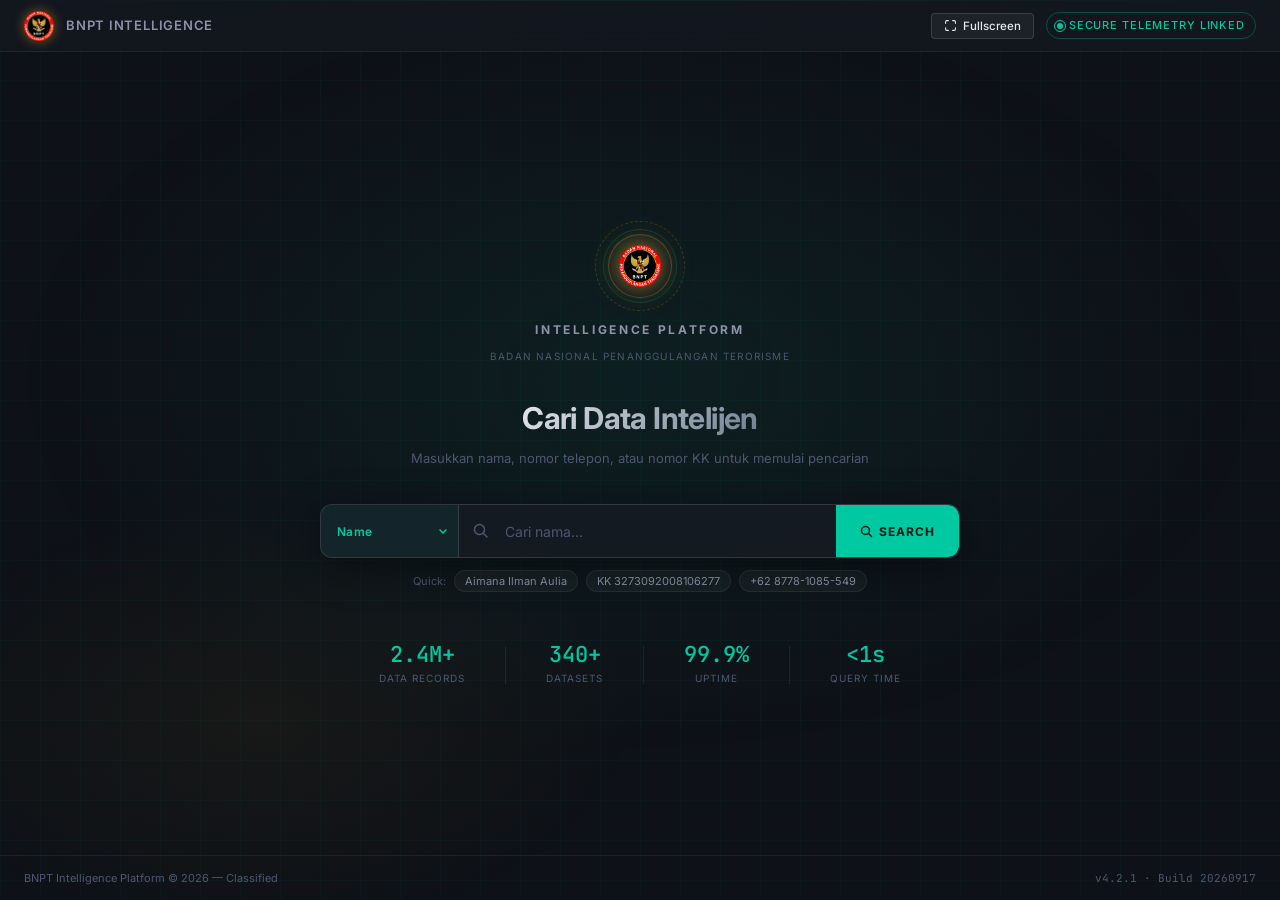
<file: search.html>
<!DOCTYPE html>
<html lang="id">
<head>
  <meta charset="UTF-8" />
  <meta name="viewport" content="width=device-width, initial-scale=1.0" />
  <title>BNPT Intelligence Platform</title>
  <meta name="description" content="Platform intelijen BNPT – pencarian data kependudukan dan kartu keluarga." />
  <link rel="preconnect" href="https://fonts.googleapis.com" />
  <link rel="preconnect" href="https://fonts.gstatic.com" crossorigin />
  <link href="https://fonts.googleapis.com/css2?family=Inter:wght@300;400;500;600;700;800&family=JetBrains+Mono:wght@400;500&display=swap" rel="stylesheet" />
  <link rel="stylesheet" href="style.css" />
  <style>
    *, *::before, *::after { box-sizing: border-box; margin: 0; padding: 0; }
    :root {
      --bg-base:       #0e1117;
      --bg-panel:      #161b24;
      --border:        rgba(255,255,255,0.07);
      --border-bright: rgba(255,255,255,0.13);
      --accent:        #00c8a0;
      --accent-dim:    rgba(0,200,160,0.14);
      --accent-glow:   rgba(0,200,160,0.30);
      --gold:          #c9a227;
      --text-primary:  #e4e8f0;
      --text-secondary:#8b93a8;
      --text-muted:    #4e5670;
      --font:          'Inter', system-ui, sans-serif;
      --mono:          'JetBrains Mono', monospace;
    }
    html { scroll-behavior: smooth; }
    body {
      font-family: var(--font);
      background: var(--bg-base);
      color: var(--text-primary);
      min-height: 100vh;
      display: flex;
      flex-direction: column;
      overflow: hidden;
    }

    /* BG GRID */
    .bg-grid {
      position: fixed; inset: 0;
      background-image:
        linear-gradient(rgba(0,200,160,0.03) 1px, transparent 1px),
        linear-gradient(90deg, rgba(0,200,160,0.03) 1px, transparent 1px);
      background-size: 40px 40px;
      pointer-events: none; z-index: 0;
    }
    .bg-radial {
      position: fixed; inset: 0;
      background:
        radial-gradient(ellipse 70% 60% at 50% 42%, rgba(0,200,160,0.08) 0%, transparent 70%),
        radial-gradient(ellipse 50% 40% at 20% 80%, rgba(201,162,39,0.05) 0%, transparent 60%);
      pointer-events: none; z-index: 0;
    }

    /* PARTICLES */
    .particle {
      position: fixed; border-radius: 50%; pointer-events: none; z-index: 0;
      animation: floatUp linear infinite; opacity: 0;
    }
    @keyframes floatUp {
      0%   { transform: translateY(100vh) scale(0); opacity: 0; }
      10%  { opacity: 1; }
      90%  { opacity: 0.5; }
      100% { transform: translateY(-40px) scale(1); opacity: 0; }
    }

    /* SCAN LINE */
    .scan-line {
      position: fixed; left: 0; right: 0; height: 1px;
      background: linear-gradient(90deg, transparent, rgba(0,200,160,0.4), transparent);
      animation: scanDown 7s linear infinite;
      pointer-events: none; z-index: 1;
    }
    @keyframes scanDown {
      0%   { top: 0; opacity: 0; }
      5%   { opacity: 1; }
      95%  { opacity: 0.5; }
      100% { top: 100vh; opacity: 0; }
    }

    /* TOPBAR */
    .topbar {
      position: relative; z-index: 10; height: 52px;
      display: flex; align-items: center; justify-content: space-between;
      padding: 0 24px;
      border-bottom: 1px solid var(--border);
      background: rgba(22, 27, 36, 0.6);
      backdrop-filter: blur(12px);
    }
    .topbar-brand { display: flex; align-items: center; gap: 12px; }
    .topbar-brand img {
      width: 30px; height: 30px; object-fit: contain;
      filter: drop-shadow(0 0 6px rgba(201,162,39,0.5));
    }
    .topbar-brand-name {
      font-size: 13px; font-weight: 600; letter-spacing: 0.06em;
      color: var(--text-secondary); text-transform: uppercase;
    }
    .topbar-status {
      display: flex; align-items: center; gap: 6px;
      font-size: 11px; font-weight: 500; color: var(--accent);
      letter-spacing: 0.08em;
      border: 1px solid rgba(0,200,160,0.3); border-radius: 20px;
      padding: 4px 10px;
    }
    .pulse-dot {
      width: 6px; height: 6px; border-radius: 50%;
      background: var(--accent); animation: pulse 1.8s ease-in-out infinite;
    }
    @keyframes pulse {
      0%, 100% { opacity: 1; box-shadow: 0 0 0 0 var(--accent-glow); }
      50%       { opacity: 0.7; box-shadow: 0 0 0 5px transparent; }
    }

    /* HERO */
    .hero {
      position: relative; z-index: 5; flex: 1;
      display: flex; flex-direction: column;
      align-items: center; justify-content: center;
      padding: 0 24px;
    }

    /* LOGO AREA */
    .hero-logo-wrap {
      display: flex; flex-direction: column; align-items: center; gap: 10px;
      margin-bottom: 32px;
      animation: fadeSlideDown 0.65s cubic-bezier(0.22,1,0.36,1) both;
    }
    @keyframes fadeSlideDown {
      from { opacity: 0; transform: translateY(-20px); }
      to   { opacity: 1; transform: translateY(0); }
    }
    .hero-logo-ring {
      position: relative; width: 90px; height: 90px;
      display: flex; align-items: center; justify-content: center;
    }
    .hero-logo-ring::before {
      content: ''; position: absolute; inset: 0; border-radius: 50%;
      border: 1.5px dashed rgba(201,162,39,0.22);
      animation: spin 10s linear infinite;
    }
    .hero-logo-ring::after {
      content: ''; position: absolute; inset: 8px; border-radius: 50%;
      border: 1px solid rgba(0,200,160,0.2);
      animation: spin 14s linear infinite reverse;
    }
    @keyframes spin { to { transform: rotate(360deg); } }
    .hero-logo-inner {
      width: 64px; height: 64px; border-radius: 50%;
      background: radial-gradient(circle at 40% 35%, rgba(201,162,39,0.12), rgba(22,27,36,0.95));
      border: 1px solid rgba(201,162,39,0.28);
      display: flex; align-items: center; justify-content: center;
      box-shadow: 0 0 24px rgba(201,162,39,0.15), inset 0 1px 0 rgba(255,255,255,0.05);
    }
    .hero-logo-inner img {
      width: 42px; height: 42px; object-fit: contain;
      filter: drop-shadow(0 0 8px rgba(201,162,39,0.55));
    }
    .hero-title {
      font-size: 12px; font-weight: 700; letter-spacing: 0.22em;
      text-transform: uppercase; color: var(--text-secondary);
    }
    .hero-subtitle {
      font-size: 10px; letter-spacing: 0.12em;
      color: var(--text-muted); text-transform: uppercase;
    }

    /* HEADING */
    .hero-heading {
      font-size: 30px; font-weight: 700; letter-spacing: -0.02em;
      text-align: center; margin-bottom: 8px;
      animation: fadeSlideDown 0.65s 0.1s cubic-bezier(0.22,1,0.36,1) both;
      background: linear-gradient(135deg, #e4e8f0 0%, #6e7d8e 100%);
      -webkit-background-clip: text; -webkit-text-fill-color: transparent;
      background-clip: text;
    }
    .hero-desc {
      font-size: 13px; color: var(--text-muted); text-align: center;
      margin-bottom: 36px;
      animation: fadeSlideDown 0.65s 0.18s cubic-bezier(0.22,1,0.36,1) both;
    }

    /* SEARCH CARD */
    .search-card {
      width: 100%; max-width: 640px;
      animation: fadeSlideUp 0.65s 0.26s cubic-bezier(0.22,1,0.36,1) both;
    }
    @keyframes fadeSlideUp {
      from { opacity: 0; transform: translateY(20px); }
      to   { opacity: 1; transform: translateY(0); }
    }

    .search-box {
      display: flex; align-items: center;
      background: rgba(22,27,36,0.88);
      border: 1px solid var(--border-bright);
      border-radius: 12px; overflow: hidden; height: 54px;
      backdrop-filter: blur(20px);
      box-shadow: 0 8px 40px rgba(0,0,0,0.45), 0 0 0 1px transparent;
      transition: border-color 0.25s, box-shadow 0.25s;
    }
    .search-box:focus-within {
      border-color: rgba(0,200,160,0.45);
      box-shadow: 0 8px 40px rgba(0,0,0,0.45), 0 0 0 3px rgba(0,200,160,0.13);
    }

    .search-type {
      appearance: none; -webkit-appearance: none;
      background: rgba(0,200,160,0.07);
      border: none; border-right: 1px solid var(--border-bright);
      color: var(--accent);
      font-family: var(--font); font-size: 12px; font-weight: 600;
      letter-spacing: 0.04em;
      padding: 0 30px 0 16px; height: 100%;
      cursor: pointer; outline: none; min-width: 138px;
      background-image: url("data:image/svg+xml,%3Csvg width='10' height='10' viewBox='0 0 10 10' fill='none' xmlns='http://www.w3.org/2000/svg'%3E%3Cpath d='M2 4l3 3 3-3' stroke='%2300c8a0' stroke-width='1.5' stroke-linecap='round'/%3E%3C/svg%3E");
      background-repeat: no-repeat; background-position: right 10px center;
      transition: background-color 0.2s;
    }
    .search-type:hover, .search-type:focus { background-color: rgba(0,200,160,0.12); }
    .search-type option { background: #161b24; color: #e4e8f0; }

    .search-input-wrap {
      flex: 1; display: flex; align-items: center;
      padding: 0 14px; gap: 10px;
    }
    .search-icon { color: var(--text-muted); flex-shrink: 0; }
    .search-input {
      flex: 1; background: none; border: none; outline: none;
      color: var(--text-primary); font-family: var(--font);
      font-size: 14px; font-weight: 400;
    }
    .search-input::placeholder { color: var(--text-muted); }

    .btn-search {
      display: flex; align-items: center; gap: 6px;
      background: var(--accent); color: #071a13;
      border: none; border-radius: 0 11px 11px 0;
      font-family: var(--font); font-size: 12px; font-weight: 700;
      letter-spacing: 0.09em; text-transform: uppercase;
      padding: 0 24px; height: 100%; cursor: pointer;
      white-space: nowrap;
      transition: background 0.2s, box-shadow 0.2s, transform 0.12s;
    }
    .btn-search:hover { background: #00e0b5; box-shadow: 0 0 20px rgba(0,200,160,0.35); }
    .btn-search:active { transform: scale(0.97); }

    /* HINTS */
    .search-hints {
      display: flex; align-items: center; gap: 8px;
      margin-top: 12px; flex-wrap: wrap; justify-content: center;
    }
    .hint-label { font-size: 11px; color: var(--text-muted); }
    .hint-chip {
      font-size: 11px; color: var(--text-secondary);
      background: rgba(255,255,255,0.04);
      border: 1px solid var(--border); border-radius: 20px;
      padding: 3px 10px; cursor: pointer; transition: all 0.18s;
    }
    .hint-chip:hover {
      background: var(--accent-dim); border-color: rgba(0,200,160,0.3);
      color: var(--accent);
    }

    /* STATS */
    .stats-strip {
      display: flex; gap: 40px; margin-top: 52px;
      animation: fadeSlideUp 0.65s 0.38s cubic-bezier(0.22,1,0.36,1) both;
    }
    .stat-item { display: flex; flex-direction: column; align-items: center; gap: 5px; }
    .stat-value {
      font-family: var(--mono); font-size: 22px; font-weight: 500;
      color: var(--accent); line-height: 1;
    }
    .stat-label {
      font-size: 10px; letter-spacing: 0.1em; text-transform: uppercase;
      color: var(--text-muted);
    }
    .stat-divider { width: 1px; height: 38px; background: var(--border); align-self: center; }

    /* FOOTER */
    .footer {
      position: relative; z-index: 5; padding: 14px 24px;
      display: flex; align-items: center; justify-content: space-between;
      border-top: 1px solid var(--border);
    }
    .footer-left  { font-size: 11px; color: var(--text-muted); }
    .footer-right { font-size: 11px; color: var(--text-muted); font-family: var(--mono); }
  </style>
</head>
<body>

  <div class="bg-grid"></div>
  <div class="bg-radial"></div>
  <div class="scan-line"></div>

  <!-- TOPBAR -->
  <header class="topbar">
    <div class="topbar-brand">
      <img src="images/bnpt_logo.png" alt="BNPT Logo" />
      <span class="topbar-brand-name">BNPT Intelligence</span>
    </div>
    <div style="display: flex; align-items: center; gap: 12px;">
      <button class="btn-fullscreen" id="btn-fullscreen" onclick="toggleFullScreen()" title="Fullscreen Mode (F11)">
        <svg width="13" height="13" viewBox="0 0 24 24" fill="none" stroke="currentColor" stroke-width="2" stroke-linecap="round" stroke-linejoin="round">
          <path d="M8 3H5a2 2 0 0 0-2 2v3m18 0V5a2 2 0 0 0-2-2h-3m0 18h3a2 2 0 0 0 2-2v-3M3 16v3a2 2 0 0 0 2 2h3"></path>
        </svg>
        <span class="fs-text">Fullscreen</span>
      </button>
      <div class="topbar-status">
        <span class="pulse-dot"></span>
        SECURE TELEMETRY LINKED
      </div>
    </div>
  </header>

  <!-- HERO CENTER -->
  <section class="hero">

    <!-- Logo -->
    <div class="hero-logo-wrap">
      <div class="hero-logo-ring">
        <div class="hero-logo-inner">
          <img src="images/bnpt_logo.png" alt="BNPT" />
        </div>
      </div>
      <div class="hero-title">Intelligence Platform</div>
      <div class="hero-subtitle">Badan Nasional Penanggulangan Terorisme</div>
    </div>

    <p class="hero-heading">Cari Data Intelijen</p>
    <p class="hero-desc">Masukkan nama, nomor telepon, atau nomor KK untuk memulai pencarian</p>

    <!-- Search card -->
    <div class="search-card">
      <div class="search-box">
        <select class="search-type" id="search-type" aria-label="Tipe Pencarian">
          <option value="name" selected>Name</option>
          <option value="phone">Phone Number</option>
          <option value="kk">KK Number</option>
        </select>
        <div class="search-input-wrap">
          <svg class="search-icon" width="16" height="16" viewBox="0 0 16 16" fill="none">
            <circle cx="6.5" cy="6.5" r="5" stroke="currentColor" stroke-width="1.5"/>
            <path d="M10.5 10.5l3.5 3.5" stroke="currentColor" stroke-width="1.5" stroke-linecap="round"/>
          </svg>
          <input type="text" id="search-input" class="search-input"
            placeholder="Cari nama..." autocomplete="off" spellcheck="false" />
        </div>
        <button class="btn-search" id="btn-search">
          <svg width="13" height="13" viewBox="0 0 13 13" fill="none">
            <circle cx="5.5" cy="5.5" r="4" stroke="currentColor" stroke-width="1.5"/>
            <path d="M9 9l2.5 2.5" stroke="currentColor" stroke-width="1.5" stroke-linecap="round"/>
          </svg>
          SEARCH
        </button>
      </div>

      <!-- Quick hint chips -->
      <div class="search-hints">
        <span class="hint-label">Quick:</span>
        <button class="hint-chip" data-value="Aimana Ilman Aulia" data-type="name">Aimana Ilman Aulia</button>
        <button class="hint-chip" data-value="3273092008106277" data-type="kk">KK 3273092008106277</button>
        <button class="hint-chip" data-value="6287781085549" data-type="phone">+62 8778-1085-549</button>
      </div>
    </div>

    <!-- Stats strip -->
    <div class="stats-strip">
      <div class="stat-item">
        <span class="stat-value">2.4M+</span>
        <span class="stat-label">Data Records</span>
      </div>
      <div class="stat-divider"></div>
      <div class="stat-item">
        <span class="stat-value">340+</span>
        <span class="stat-label">Datasets</span>
      </div>
      <div class="stat-divider"></div>
      <div class="stat-item">
        <span class="stat-value">99.9%</span>
        <span class="stat-label">Uptime</span>
      </div>
      <div class="stat-divider"></div>
      <div class="stat-item">
        <span class="stat-value">&lt;1s</span>
        <span class="stat-label">Query Time</span>
      </div>
    </div>

  </section>

  <!-- FOOTER -->
  <footer class="footer">
    <span class="footer-left">BNPT Intelligence Platform &copy; 2026 &mdash; Classified</span>
    <span class="footer-right">v4.2.1 &middot; Build 20260917</span>
  </footer>

  <script src="search_logic.js"></script>
  <script>
    (function() {
      // Floating particles
      const colors = ['rgba(0,200,160,', 'rgba(201,162,39,', 'rgba(77,166,255,'];
      for (let i = 0; i < 16; i++) {
        const el = document.createElement('div');
        el.className = 'particle';
        const size = Math.random() * 2.5 + 1;
        const c = colors[Math.floor(Math.random() * colors.length)];
        el.style.cssText = [
          'width:' + size + 'px',
          'height:' + size + 'px',
          'background:' + c + (Math.random() * 0.35 + 0.1).toFixed(2) + ')',
          'left:' + (Math.random() * 100) + '%',
          'animation-duration:' + (Math.random() * 10 + 9) + 's',
          'animation-delay:' + (Math.random() * 8) + 's'
        ].join(';');
        document.body.appendChild(el);
      }

      const typeSelect   = document.getElementById('search-type');
      const searchInput  = document.getElementById('search-input');
      const placeholders = { name: 'Cari nama…', phone: 'Cari nomor telepon…', kk: 'Cari nomor KK…' };

      if (typeSelect && searchInput) {
        typeSelect.addEventListener('change', () => {
          searchInput.placeholder = placeholders[typeSelect.value] || 'Cari…';
          searchInput.value = '';
          searchInput.focus();
        });
      }

      document.querySelectorAll('.hint-chip').forEach(chip => {
        chip.addEventListener('click', () => {
          if (typeSelect) typeSelect.value = chip.dataset.type;
          if (searchInput) {
            searchInput.placeholder = placeholders[chip.dataset.type] || 'Cari…';
            searchInput.value = chip.dataset.value;
            searchInput.focus();
          }
        });
      });

      setupDynamicSearch('.search-box', '#search-input', '#search-type', '#btn-search');
    })();
  </script>
</body>
</html>
</file>
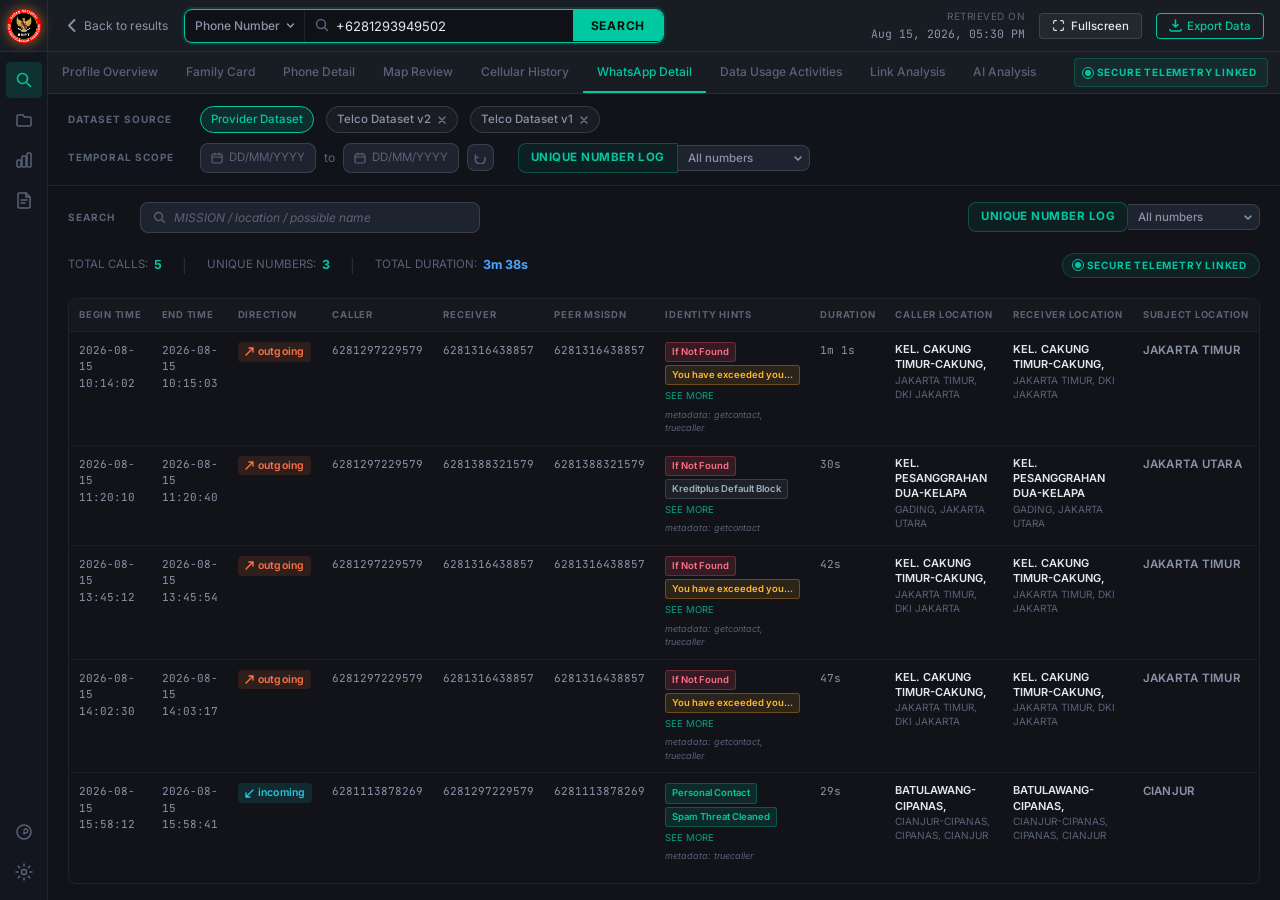
<file: whatsapp_detail.html>
<!DOCTYPE html>
<html lang="id">
<head>
  <meta charset="UTF-8" />
  <meta name="viewport" content="width=device-width, initial-scale=1.0" />
  <title>WhatsApp Detail – +6281297228579 | BNPT Intelligence Platform</title>
  <meta name="description" content="WhatsApp Call Detail Records untuk nomor +6281297228579 – BNPT Intelligence Platform." />
  <link rel="preconnect" href="https://fonts.googleapis.com" />
  <link rel="preconnect" href="https://fonts.gstatic.com" crossorigin />
  <link href="https://fonts.googleapis.com/css2?family=Inter:wght@300;400;500;600;700;800&family=JetBrains+Mono:wght@400;500&display=swap" rel="stylesheet" />
  <link rel="stylesheet" href="style.css" />
  <link rel="stylesheet" href="profile.css" />
  <style>
    /* ── WHATSAPP DETAIL SPECIFIC ───────────────── */
    .cdr-page {
      margin-left: var(--sidebar-w);
      padding: 0;
      min-height: calc(100vh - var(--topbar-h) - var(--tabs-h));
      display: flex;
      flex-direction: column;
    }

    /* Filter bar */
    .filter-bar {
      padding: 12px 20px;
      border-bottom: 1px solid var(--border);
      display: flex;
      flex-direction: column;
      gap: 10px;
      background: rgba(16,19,28,0.6);
    }

    .filter-row {
      display: flex;
      align-items: center;
      gap: 12px;
      flex-wrap: wrap;
    }

    .filter-label {
      font-size: 10px;
      font-weight: 700;
      letter-spacing: 0.1em;
      color: var(--text-muted);
      text-transform: uppercase;
      min-width: 120px;
      flex-shrink: 0;
    }

    .filter-chip {
      display: inline-flex;
      align-items: center;
      gap: 6px;
      padding: 4px 10px;
      border-radius: 20px;
      font-size: 11.5px;
      font-weight: 500;
      cursor: pointer;
      border: 1px solid transparent;
      transition: all 0.15s ease;
      white-space: nowrap;
    }
    .filter-chip.active {
      background: rgba(0,200,160,0.15);
      border-color: var(--accent);
      color: var(--accent);
    }
    .filter-chip.inactive {
      background: rgba(255,255,255,0.04);
      border-color: var(--border-bright);
      color: var(--text-secondary);
    }
    .filter-chip.inactive:hover {
      background: rgba(255,255,255,0.07);
      color: var(--text-primary);
    }
    .filter-chip .chip-close {
      display: inline-flex;
      align-items: center;
      color: inherit;
      opacity: 0.7;
    }
    .filter-chip .chip-close:hover { opacity: 1; }

    /* Date pickers */
    .date-group {
      display: flex;
      align-items: center;
      gap: 8px;
    }
    .date-input-wrap {
      display: flex;
      align-items: center;
      gap: 6px;
      background: var(--bg-card);
      border: 1px solid var(--border-bright);
      border-radius: var(--radius);
      padding: 5px 10px;
      font-size: 11.5px;
      color: var(--text-muted);
      cursor: pointer;
    }
    .date-input-wrap:hover {
      border-color: rgba(0,200,160,0.35);
      color: var(--text-secondary);
    }
    .date-sep {
      color: var(--text-muted);
      font-size: 12px;
    }
    .btn-refresh-date {
      background: var(--bg-card);
      border: 1px solid var(--border-bright);
      border-radius: var(--radius);
      color: var(--text-muted);
      display: flex;
      align-items: center;
      padding: 6px;
      cursor: pointer;
      transition: all 0.15s ease;
    }
    .btn-refresh-date:hover {
      border-color: rgba(0,200,160,0.35);
      color: var(--accent);
    }

    /* Number Log badge */
    .number-log-group {
      display: flex;
      align-items: center;
      gap: 0;
      margin-left: 12px;
    }
    .number-log-label {
      font-size: 11.5px;
      font-weight: 700;
      color: var(--accent);
      letter-spacing: 0.04em;
      padding: 5px 12px;
      border: 1px solid rgba(0,200,160,0.3);
      border-radius: var(--radius) 0 0 var(--radius);
      background: rgba(0,200,160,0.07);
      white-space: nowrap;
    }
    .number-log-select {
      appearance: none; -webkit-appearance: none;
      background: var(--bg-card);
      border: 1px solid var(--border-bright);
      border-left: none;
      border-radius: 0 var(--radius) var(--radius) 0;
      color: var(--text-secondary);
      font-family: var(--font);
      font-size: 11.5px;
      font-weight: 500;
      padding: 5px 24px 5px 10px;
      cursor: pointer;
      outline: none;
      background-image: url("data:image/svg+xml,%3Csvg width='10' height='10' viewBox='0 0 10 10' fill='none' xmlns='http://www.w3.org/2000/svg'%3E%3Cpath d='M2 4l3 3 3-3' stroke='%238c9ba5' stroke-width='1.5' stroke-linecap='round'/%3E%3C/svg%3E");
      background-repeat: no-repeat;
      background-position: right 6px center;
    }
    .number-log-select option { background: #161b24; }

    /* Content area */
    .cdr-content {
      flex: 1;
      padding: 16px 20px;
      display: flex;
      flex-direction: column;
      gap: 14px;
    }

    /* Sub filter row */
    .sub-filter-row {
      display: flex;
      align-items: center;
      justify-content: space-between;
      gap: 16px;
    }
    .sub-search-wrap {
      display: flex;
      align-items: center;
      gap: 8px;
      background: var(--bg-card);
      border: 1px solid var(--border-bright);
      border-radius: var(--radius);
      padding: 7px 12px;
      flex: 1;
      max-width: 340px;
      transition: border-color 0.15s ease;
    }
    .sub-search-wrap:focus-within {
      border-color: rgba(0,200,160,0.4);
    }
    .sub-search-input {
      flex: 1;
      background: none;
      border: none;
      outline: none;
      color: var(--text-primary);
      font-family: var(--font);
      font-size: 12px;
    }
    .sub-search-input::placeholder { color: var(--text-muted); font-style: italic; }
    .sub-search-label {
      font-size: 10px;
      font-weight: 700;
      letter-spacing: 0.1em;
      color: var(--text-muted);
      text-transform: uppercase;
      min-width: 56px;
      flex-shrink: 0;
    }

    /* Stats row */
    .stats-row {
      display: flex;
      align-items: center;
      gap: 20px;
    }
    .stat-item {
      display: flex;
      align-items: center;
      gap: 6px;
      font-size: 11.5px;
      color: var(--text-muted);
    }
    .stat-item strong {
      color: var(--accent);
      font-weight: 700;
      font-size: 12.5px;
    }
    .stat-sep {
      color: var(--border-bright);
      font-size: 14px;
    }
    .stat-duration strong {
      color: #4da6ff;
    }

    /* CDR Table */
    .cdr-table-wrap {
      border: 1px solid var(--border);
      border-radius: var(--radius);
      overflow: hidden;
      flex: 1;
    }
    .cdr-table {
      width: 100%;
      border-collapse: collapse;
      font-size: 11.5px;
    }
    .cdr-table thead tr {
      background: rgba(255,255,255,0.02);
      border-bottom: 1px solid var(--border);
    }
    .cdr-table th {
      text-align: left;
      padding: 9px 10px;
      font-size: 9.5px;
      font-weight: 700;
      letter-spacing: 0.08em;
      text-transform: uppercase;
      color: var(--text-muted);
      white-space: nowrap;
    }
    .cdr-table tbody tr {
      border-bottom: 1px solid rgba(255,255,255,0.04);
      transition: background 0.15s ease;
    }
    .cdr-table tbody tr:last-child { border-bottom: none; }
    .cdr-table tbody tr:hover { background: rgba(255,255,255,0.025); }
    .cdr-table td {
      padding: 10px 10px;
      color: var(--text-secondary);
      vertical-align: top;
    }

    /* Direction badges */
    .dir-badge {
      display: inline-flex;
      align-items: center;
      gap: 4px;
      font-size: 10.5px;
      font-weight: 600;
      letter-spacing: 0.02em;
      padding: 2px 7px;
      border-radius: 4px;
    }
    .dir-outgoing {
      color: #ff7043;
      background: rgba(255,112,67,0.12);
    }
    .dir-incoming {
      color: #26c6da;
      background: rgba(38,198,218,0.12);
    }

    /* Number cells */
    .num-cell {
      font-family: var(--mono);
      font-size: 11px;
      color: var(--text-primary);
    }
    .num-peer {
      font-family: var(--mono);
      font-size: 11px;
      color: var(--accent);
      cursor: pointer;
      transition: color 0.15s ease;
    }
    .num-peer:hover { color: #00e0b5; text-decoration: underline; }

    /* Identity hints */
    .hints-cell {
      max-width: 220px;
    }
    .hints-wrap {
      display: flex;
      flex-direction: column;
      gap: 4px;
    }
    .hint-tags {
      display: flex;
      flex-wrap: wrap;
      gap: 3px;
    }
    .hint-tag {
      font-size: 9.5px;
      font-weight: 600;
      padding: 2px 6px;
      border-radius: 3px;
      white-space: nowrap;
    }
    .hint-tag.red {
      background: rgba(255,77,99,0.15);
      border: 1px solid rgba(255,77,99,0.3);
      color: #ff7088;
    }
    .hint-tag.orange {
      background: rgba(255,167,38,0.12);
      border: 1px solid rgba(255,167,38,0.3);
      color: #ffb830;
    }
    .hint-tag.green {
      background: rgba(0,200,160,0.12);
      border: 1px solid rgba(0,200,160,0.3);
      color: var(--accent);
    }
    .hint-tag.grey {
      background: rgba(140,155,175,0.1);
      border: 1px solid rgba(140,155,175,0.25);
      color: #9ab0c2;
    }
    .hint-see-more {
      font-size: 9.5px;
      color: var(--accent);
      text-decoration: none;
      cursor: pointer;
      opacity: 0.8;
    }
    .hint-see-more:hover { opacity: 1; text-decoration: underline; }
    .hint-meta {
      font-size: 9px;
      color: var(--text-muted);
      font-style: italic;
    }

    /* Duration */
    .dur-cell {
      font-family: var(--mono);
      font-size: 11px;
      color: var(--text-primary);
      white-space: nowrap;
    }

    /* Location */
    .loc-cell {
      font-size: 10.5px;
      color: var(--text-secondary);
      line-height: 1.4;
      max-width: 140px;
    }
    .loc-cell .loc-area {
      font-weight: 600;
      color: var(--text-primary);
      font-size: 11px;
    }
    .loc-cell .loc-sub {
      color: var(--text-muted);
      font-size: 10px;
    }
    .loc-subject {
      font-size: 11.5px;
      font-weight: 600;
      color: var(--accent);
      letter-spacing: 0.02em;
      white-space: nowrap;
    }
  </style>
</head>
<body>

  <!-- ───────────────── TOPBAR ───────────────── -->
  <header class="topbar">
    <div class="topbar-left">
      <div class="logo-wrap" style="cursor: pointer;" onclick="window.location.href='search.html'">
        <div class="logo-emblem">
          <img src="images/bnpt_logo.png" alt="BNPT Logo" style="width:34px;height:34px;object-fit:contain;filter:drop-shadow(0 0 4px rgba(226,0,26,0.3));" />
        </div>
      </div>
    </div>

    <div class="topbar-search">
      <button class="btn-back" onclick="window.location.href='search.html'">
        <svg width="13" height="13" viewBox="0 0 13 13" fill="none"><path d="M8.5 1L3 6.5l5.5 5.5" stroke="currentColor" stroke-width="1.8" stroke-linecap="round" stroke-linejoin="round"/></svg>
        Back to results
      </button>
      <div class="search-group active">
        <select class="search-type-select" id="search-type-select" aria-label="Search Type">
          <option value="name">Name</option>
          <option value="phone" selected>Phone Number</option>
          <option value="kk">KK Number</option>
        </select>
        <div class="search-input-wrap">
          <svg class="search-icon" width="15" height="15" viewBox="0 0 15 15" fill="none"><circle cx="6" cy="6" r="4.5" stroke="currentColor" stroke-width="1.5"/><path d="M9.5 9.5l3 3" stroke="currentColor" stroke-width="1.5" stroke-linecap="round"/></svg>
          <input type="text" id="search-input" class="search-input" value="+6281293949502" placeholder="Search phone number..." />
        </div>
        <button class="btn-search" id="btn-search">SEARCH</button>
      </div>
    </div>

    <div class="topbar-right">
      <div class="retrieval-info">
        <span class="retrieval-label">Retrieved on</span>
        <span class="retrieval-date">Aug 15, 2026, 05:30 PM</span>
      </div>
      <button class="btn-fullscreen" id="btn-fullscreen" onclick="toggleFullScreen()" title="Fullscreen Mode (F11)">
        <svg width="13" height="13" viewBox="0 0 24 24" fill="none" stroke="currentColor" stroke-width="2" stroke-linecap="round" stroke-linejoin="round">
          <path d="M8 3H5a2 2 0 0 0-2 2v3m18 0V5a2 2 0 0 0-2-2h-3m0 18h3a2 2 0 0 0 2-2v-3M3 16v3a2 2 0 0 0 2 2h3"></path>
        </svg>
        <span class="fs-text">Fullscreen</span>
      </button>
      <button class="btn-export">
        <svg width="13" height="13" viewBox="0 0 13 13" fill="none"><path d="M6.5 1v7M4 5.5l2.5 2.5 2.5-2.5M1 10.5v.5a1 1 0 001 1h9a1 1 0 001-1v-.5" stroke="currentColor" stroke-width="1.5" stroke-linecap="round" stroke-linejoin="round"/></svg>
        Export Data
      </button>
    </div>
  </header>

  <!-- ───────────────── MAIN TABS ───────────────── -->
  <nav class="tab-nav" role="navigation">
    <div class="tab-nav-inner">
      <button class="tab-btn" onclick="window.location.href='profile_phone.html'">Profile Overview</button>
      <button class="tab-btn" onclick="window.location.href='index.html'">Family Card</button>
      <button class="tab-btn" onclick="window.location.href='phone_detail.html'">Phone Detail</button>
      <button class="tab-btn" onclick="window.location.href='map_review.html'">Map Review</button>
      <button class="tab-btn" onclick="window.location.href='cellular_history.html'">Cellular History</button>
      <button class="tab-btn active" id="tab-whatsapp">WhatsApp Detail</button>
      <button class="tab-btn" onclick="window.location.href='data_usage.html'">Data Usage Activities</button>
      <button class="tab-btn" onclick="window.location.href='link_analysis.html'">Link Analysis</button>
      <button class="tab-btn" onclick="window.location.href='ai_analysis.html'">AI Analysis</button>
    </div>
    <div class="secure-badge">
      <span class="pulse-dot"></span>
      SECURE TELEMETRY LINKED
    </div>
  </nav>

  <!-- ───────────────── LAYOUT ───────────────── -->
  <div style="padding-top: calc(var(--topbar-h) + var(--tabs-h)); display:flex; min-height:100vh;">

    <!-- SIDEBAR -->
    <aside class="sidebar">
      <button class="sidebar-icon active" title="Search">
        <svg width="18" height="18" viewBox="0 0 18 18" fill="none"><circle cx="7.5" cy="7.5" r="5" stroke="currentColor" stroke-width="1.6"/><path d="M12 12l3.5 3.5" stroke="currentColor" stroke-width="1.6" stroke-linecap="round"/></svg>
      </button>
      <button class="sidebar-icon" title="Folders">
        <svg width="18" height="18" viewBox="0 0 18 18" fill="none"><path d="M2 5a1 1 0 011-1h5l1.5 2H15a1 1 0 011 1v7a1 1 0 01-1 1H3a1 1 0 01-1-1V5z" stroke="currentColor" stroke-width="1.5"/></svg>
      </button>
      <button class="sidebar-icon" title="Analytics">
        <svg width="18" height="18" viewBox="0 0 18 18" fill="none"><rect x="2" y="9" width="4" height="7" rx="1" stroke="currentColor" stroke-width="1.5"/><rect x="7" y="5" width="4" height="11" rx="1" stroke="currentColor" stroke-width="1.5"/><rect x="12" y="2" width="4" height="14" rx="1" stroke="currentColor" stroke-width="1.5"/></svg>
      </button>
      <button class="sidebar-icon" title="Reports">
        <svg width="18" height="18" viewBox="0 0 18 18" fill="none"><path d="M4 2h7l4 4v10a1 1 0 01-1 1H4a1 1 0 01-1-1V3a1 1 0 011-1z" stroke="currentColor" stroke-width="1.5"/><path d="M11 2v4h4M6 9h6M6 12h4" stroke="currentColor" stroke-width="1.5" stroke-linecap="round"/></svg>
      </button>
      <div class="sidebar-spacer"></div>
      <button class="sidebar-icon" title="Help">
        <svg width="18" height="18" viewBox="0 0 18 18" fill="none"><circle cx="9" cy="9" r="7" stroke="currentColor" stroke-width="1.5"/><path d="M9 10v1M9 7a2 2 0 110 2" stroke="currentColor" stroke-width="1.5" stroke-linecap="round"/></svg>
      </button>
      <button class="sidebar-icon" title="Settings">
        <svg width="18" height="18" viewBox="0 0 18 18" fill="none"><circle cx="9" cy="9" r="2.5" stroke="currentColor" stroke-width="1.5"/><path d="M9 1v2M9 15v2M1 9h2M15 9h2M3.22 3.22l1.42 1.42M13.36 13.36l1.42 1.42M3.22 14.78l1.42-1.42M13.36 4.64l1.42-1.42" stroke="currentColor" stroke-width="1.5" stroke-linecap="round"/></svg>
      </button>
    </aside>

    <!-- MAIN CDR CONTENT -->
    <div class="cdr-page">

      <!-- FILTER BAR -->
      <div class="filter-bar">
        <!-- Dataset Source -->
        <div class="filter-row">
          <span class="filter-label">DATASET SOURCE</span>
          <div class="filter-chip active">Provider Dataset</div>
          <div class="filter-chip inactive">
            Telco Dataset v2
            <span class="chip-close"><svg width="10" height="10" viewBox="0 0 10 10" fill="none"><path d="M2 2l6 6M8 2l-6 6" stroke="currentColor" stroke-width="1.5" stroke-linecap="round"/></svg></span>
          </div>
          <div class="filter-chip inactive">
            Telco Dataset v1
            <span class="chip-close"><svg width="10" height="10" viewBox="0 0 10 10" fill="none"><path d="M2 2l6 6M8 2l-6 6" stroke="currentColor" stroke-width="1.5" stroke-linecap="round"/></svg></span>
          </div>
        </div>

        <!-- Temporal Scope + Unique Number Log -->
        <div class="filter-row">
          <span class="filter-label">TEMPORAL SCOPE</span>
          <div class="date-group">
            <div class="date-input-wrap">
              <svg width="12" height="12" viewBox="0 0 12 12" fill="none"><rect x="1" y="2" width="10" height="9" rx="1.5" stroke="currentColor" stroke-width="1.2"/><path d="M4 1v2M8 1v2M1 5h10" stroke="currentColor" stroke-width="1.2" stroke-linecap="round"/></svg>
              DD/MM/YYYY
            </div>
            <span class="date-sep">to</span>
            <div class="date-input-wrap">
              <svg width="12" height="12" viewBox="0 0 12 12" fill="none"><rect x="1" y="2" width="10" height="9" rx="1.5" stroke="currentColor" stroke-width="1.2"/><path d="M4 1v2M8 1v2M1 5h10" stroke="currentColor" stroke-width="1.2" stroke-linecap="round"/></svg>
              DD/MM/YYYY
            </div>
            <button class="btn-refresh-date">
              <svg width="13" height="13" viewBox="0 0 13 13" fill="none"><path d="M1.5 6.5A5 5 0 1011 6.5M1.5 4v2.5h2.5" stroke="currentColor" stroke-width="1.4" stroke-linecap="round" stroke-linejoin="round"/></svg>
            </button>
          </div>
          <div class="number-log-group">
            <span class="number-log-label">UNIQUE NUMBER LOG</span>
            <select class="number-log-select">
              <option>All numbers</option>
              <option>+6281297228579</option>
              <option>6281316438857</option>
              <option>6281388321579</option>
            </select>
          </div>
        </div>
      </div>

      <!-- CDR CONTENT -->
      <div class="cdr-content">

        <!-- Sub-filter row -->
        <div class="sub-filter-row">
          <div style="display: flex; align-items: center; gap: 6px;">
            <span class="sub-search-label">SEARCH</span>
          </div>
          <div style="flex:1; max-width:340px;">
            <div class="sub-search-wrap">
              <svg width="13" height="13" viewBox="0 0 13 13" fill="none" style="color:var(--text-muted); flex-shrink:0;"><circle cx="5.5" cy="5.5" r="4" stroke="currentColor" stroke-width="1.3"/><path d="M9 9l2.5 2.5" stroke="currentColor" stroke-width="1.3" stroke-linecap="round"/></svg>
              <input class="sub-search-input" type="text" placeholder="MISSION / location / possible name" id="cdr-search" />
            </div>
          </div>
          <!-- Unique Number Log (inline) -->
          <div class="number-log-group" style="margin-left:auto;">
            <span class="number-log-label" style="border-radius: var(--radius); border-right:1px solid rgba(0,200,160,0.3);">UNIQUE NUMBER LOG</span>
            <select class="number-log-select">
              <option>All numbers</option>
              <option>+6281297228579</option>
            </select>
          </div>
        </div>

        <!-- Stats row -->
        <div class="stats-row">
          <div class="stat-item">TOTAL CALLS: <strong>5</strong></div>
          <span class="stat-sep">|</span>
          <div class="stat-item">UNIQUE NUMBERS: <strong>3</strong></div>
          <span class="stat-sep">|</span>
          <div class="stat-item stat-duration">TOTAL DURATION: <strong>3m 38s</strong></div>
          <div style="margin-left: auto;">
            <div class="secure-badge" style="position:static; border-radius: 20px; padding: 4px 12px;">
              <span class="pulse-dot"></span>
              SECURE TELEMETRY LINKED
            </div>
          </div>
        </div>

        <!-- CDR Table -->
        <div class="cdr-table-wrap">
          <table class="cdr-table" id="cdr-table">
            <thead>
              <tr>
                <th>BEGIN TIME</th>
                <th>END TIME</th>
                <th>DIRECTION</th>
                <th>CALLER</th>
                <th>RECEIVER</th>
                <th>PEER MSISDN</th>
                <th>IDENTITY HINTS</th>
                <th>DURATION</th>
                <th>CALLER LOCATION</th>
                <th>RECEIVER LOCATION</th>
                <th>SUBJECT LOCATION</th>
              </tr>
            </thead>
            <tbody id="cdr-tbody">
              <!-- Row 1 -->
              <tr>
                <td class="num-cell">2026-08-15 10:14:02</td>
                <td class="num-cell">2026-08-15 10:15:03</td>
                <td>
                  <div class="dir-badge dir-outgoing">
                    <svg width="9" height="9" viewBox="0 0 9 9" fill="none"><path d="M1 8L8 1M8 1H4M8 1v4" stroke="currentColor" stroke-width="1.4" stroke-linecap="round"/></svg>
                    outgoing
                  </div>
                </td>
                <td class="num-cell">6281297229579</td>
                <td class="num-cell">6281316438857</td>
                <td class="num-peer" onclick="alert('Navigating to: 6281316438857')">6281316438857</td>
                <td class="hints-cell">
                  <div class="hints-wrap">
                    <div class="hint-tags">
                      <span class="hint-tag red">If Not Found</span>
                      <span class="hint-tag orange">You have exceeded you...</span>
                    </div>
                    <a class="hint-see-more">SEE MORE</a>
                    <span class="hint-meta">metadata: getcontact, truecaller</span>
                  </div>
                </td>
                <td class="dur-cell">1m 1s</td>
                <td class="loc-cell">
                  <div class="loc-area">KEL. CAKUNG TIMUR-CAKUNG,</div>
                  <div class="loc-sub">JAKARTA TIMUR, DKI JAKARTA</div>
                </td>
                <td class="loc-cell">
                  <div class="loc-area">KEL. CAKUNG TIMUR-CAKUNG,</div>
                  <div class="loc-sub">JAKARTA TIMUR, DKI JAKARTA</div>
                </td>
                <td class="loc-subject">JAKARTA TIMUR</td>
              </tr>

              <!-- Row 2 -->
              <tr>
                <td class="num-cell">2026-08-15 11:20:10</td>
                <td class="num-cell">2026-08-15 11:20:40</td>
                <td>
                  <div class="dir-badge dir-outgoing">
                    <svg width="9" height="9" viewBox="0 0 9 9" fill="none"><path d="M1 8L8 1M8 1H4M8 1v4" stroke="currentColor" stroke-width="1.4" stroke-linecap="round"/></svg>
                    outgoing
                  </div>
                </td>
                <td class="num-cell">6281297229579</td>
                <td class="num-cell">6281388321579</td>
                <td class="num-peer" onclick="alert('Navigating to: 6281388321579')">6281388321579</td>
                <td class="hints-cell">
                  <div class="hints-wrap">
                    <div class="hint-tags">
                      <span class="hint-tag red">If Not Found</span>
                      <span class="hint-tag grey">Kreditplus Default Block</span>
                    </div>
                    <a class="hint-see-more">SEE MORE</a>
                    <span class="hint-meta">metadata: getcontact</span>
                  </div>
                </td>
                <td class="dur-cell">30s</td>
                <td class="loc-cell">
                  <div class="loc-area">KEL. PESANGGRAHAN DUA-KELAPA</div>
                  <div class="loc-sub">GADING, JAKARTA UTARA</div>
                </td>
                <td class="loc-cell">
                  <div class="loc-area">KEL. PESANGGRAHAN DUA-KELAPA</div>
                  <div class="loc-sub">GADING, JAKARTA UTARA</div>
                </td>
                <td class="loc-subject">JAKARTA UTARA</td>
              </tr>

              <!-- Row 3 -->
              <tr>
                <td class="num-cell">2026-08-15 13:45:12</td>
                <td class="num-cell">2026-08-15 13:45:54</td>
                <td>
                  <div class="dir-badge dir-outgoing">
                    <svg width="9" height="9" viewBox="0 0 9 9" fill="none"><path d="M1 8L8 1M8 1H4M8 1v4" stroke="currentColor" stroke-width="1.4" stroke-linecap="round"/></svg>
                    outgoing
                  </div>
                </td>
                <td class="num-cell">6281297229579</td>
                <td class="num-cell">6281316438857</td>
                <td class="num-peer" onclick="alert('Navigating to: 6281316438857')">6281316438857</td>
                <td class="hints-cell">
                  <div class="hints-wrap">
                    <div class="hint-tags">
                      <span class="hint-tag red">If Not Found</span>
                      <span class="hint-tag orange">You have exceeded you...</span>
                    </div>
                    <a class="hint-see-more">SEE MORE</a>
                    <span class="hint-meta">metadata: getcontact, truecaller</span>
                  </div>
                </td>
                <td class="dur-cell">42s</td>
                <td class="loc-cell">
                  <div class="loc-area">KEL. CAKUNG TIMUR-CAKUNG,</div>
                  <div class="loc-sub">JAKARTA TIMUR, DKI JAKARTA</div>
                </td>
                <td class="loc-cell">
                  <div class="loc-area">KEL. CAKUNG TIMUR-CAKUNG,</div>
                  <div class="loc-sub">JAKARTA TIMUR, DKI JAKARTA</div>
                </td>
                <td class="loc-subject">JAKARTA TIMUR</td>
              </tr>

              <!-- Row 4 -->
              <tr>
                <td class="num-cell">2026-08-15 14:02:30</td>
                <td class="num-cell">2026-08-15 14:03:17</td>
                <td>
                  <div class="dir-badge dir-outgoing">
                    <svg width="9" height="9" viewBox="0 0 9 9" fill="none"><path d="M1 8L8 1M8 1H4M8 1v4" stroke="currentColor" stroke-width="1.4" stroke-linecap="round"/></svg>
                    outgoing
                  </div>
                </td>
                <td class="num-cell">6281297229579</td>
                <td class="num-cell">6281316438857</td>
                <td class="num-peer" onclick="alert('Navigating to: 6281316438857')">6281316438857</td>
                <td class="hints-cell">
                  <div class="hints-wrap">
                    <div class="hint-tags">
                      <span class="hint-tag red">If Not Found</span>
                      <span class="hint-tag orange">You have exceeded you...</span>
                    </div>
                    <a class="hint-see-more">SEE MORE</a>
                    <span class="hint-meta">metadata: getcontact, truecaller</span>
                  </div>
                </td>
                <td class="dur-cell">47s</td>
                <td class="loc-cell">
                  <div class="loc-area">KEL. CAKUNG TIMUR-CAKUNG,</div>
                  <div class="loc-sub">JAKARTA TIMUR, DKI JAKARTA</div>
                </td>
                <td class="loc-cell">
                  <div class="loc-area">KEL. CAKUNG TIMUR-CAKUNG,</div>
                  <div class="loc-sub">JAKARTA TIMUR, DKI JAKARTA</div>
                </td>
                <td class="loc-subject">JAKARTA TIMUR</td>
              </tr>

              <!-- Row 5 – incoming -->
              <tr>
                <td class="num-cell">2026-08-15 15:58:12</td>
                <td class="num-cell">2026-08-15 15:58:41</td>
                <td>
                  <div class="dir-badge dir-incoming">
                    <svg width="9" height="9" viewBox="0 0 9 9" fill="none"><path d="M8 1L1 8M1 8h4M1 8V4" stroke="currentColor" stroke-width="1.4" stroke-linecap="round"/></svg>
                    incoming
                  </div>
                </td>
                <td class="num-cell">6281113878269</td>
                <td class="num-cell">6281297229579</td>
                <td class="num-peer" onclick="alert('Navigating to: 6281113878269')">6281113878269</td>
                <td class="hints-cell">
                  <div class="hints-wrap">
                    <div class="hint-tags">
                      <span class="hint-tag green">Personal Contact</span>
                      <span class="hint-tag green">Spam Threat Cleaned</span>
                    </div>
                    <a class="hint-see-more">SEE MORE</a>
                    <span class="hint-meta">metadata: truecaller</span>
                  </div>
                </td>
                <td class="dur-cell">29s</td>
                <td class="loc-cell">
                  <div class="loc-area">BATULAWANG-CIPANAS,</div>
                  <div class="loc-sub">CIANJUR-CIPANAS, CIPANAS, CIANJUR</div>
                </td>
                <td class="loc-cell">
                  <div class="loc-area">BATULAWANG-CIPANAS,</div>
                  <div class="loc-sub">CIANJUR-CIPANAS, CIPANAS, CIANJUR</div>
                </td>
                <td class="loc-subject">CIANJUR</td>
              </tr>
            </tbody>
          </table>
        </div>

      </div><!-- /cdr-content -->
    </div><!-- /cdr-page -->
  </div>

  <script src="search_logic.js"></script>
  <script>
    // Setup dynamic search in topbar
    setupDynamicSearch('.search-group', '#search-input', '#search-type-select', '#btn-search');

    // Live filter on CDR table
    document.getElementById('cdr-search').addEventListener('input', function() {
      const q = this.value.trim().toLowerCase();
      const rows = document.querySelectorAll('#cdr-tbody tr');
      rows.forEach(row => {
        const text = row.textContent.toLowerCase();
        row.style.display = !q || text.includes(q) ? '' : 'none';
      });
    });
  </script>
</body>
</html>
</file>
<file: style.css>
/* ============================================
   INTELLIGENCE PLATFORM – DARK THEME
   ============================================ */

*, *::before, *::after {
  box-sizing: border-box;
  margin: 0;
  padding: 0;
}

:root {
  --bg-base:       #111318;
  --bg-panel:      #181c23;
  --bg-card:       #1e2330;
  --bg-card-hover: #232838;
  --bg-input:      #0f1117;
  --bg-sidebar:    #13161e;
  --border:        rgba(255,255,255,0.07);
  --border-bright: rgba(255,255,255,0.13);
  --accent:        #00c8a0;
  --accent-dim:    rgba(0,200,160,0.15);
  --accent-glow:   rgba(0,200,160,0.35);
  --gold:          #c9a227;
  --gold-dim:      rgba(201,162,39,0.18);
  --text-primary:  #e4e8f0;
  --text-secondary:#8b93a8;
  --text-muted:    #5a6278;
  --female-badge:  #ff6b9d;
  --female-bg:     rgba(255,107,157,0.15);
  --male-badge:    #4da6ff;
  --male-bg:       rgba(77,166,255,0.15);
  --telkomsel:     #e2001a;
  --xl-axiata:     #6f3fa0;
  --indosat:       #f7941d;
  --font:          'Inter', system-ui, sans-serif;
  --mono:          'JetBrains Mono', monospace;
  --radius-sm:     4px;
  --radius:        8px;
  --radius-lg:     12px;
  --topbar-h:      52px;
  --tabs-h:        42px;
  --info-h:        34px;
  --sidebar-w:     48px;
  --shadow-card:   0 2px 16px rgba(0,0,0,0.45);
  --transition:    0.2s ease;
}

html { scroll-behavior: smooth; }

body {
  font-family: var(--font);
  background: var(--bg-base);
  color: var(--text-primary);
  font-size: 13px;
  line-height: 1.5;
  min-height: 100vh;
  overflow-x: hidden;
}

/* ─── SCROLLBAR ─── */
::-webkit-scrollbar { width: 5px; height: 5px; }
::-webkit-scrollbar-track { background: var(--bg-base); }
::-webkit-scrollbar-thumb { background: #2e3347; border-radius: 3px; }
::-webkit-scrollbar-thumb:hover { background: #3e4560; }

/* ══════════════════════════════════════
   TOPBAR
══════════════════════════════════════ */
.topbar {
  position: fixed;
  top: 0; left: 0; right: 0;
  height: var(--topbar-h);
  background: var(--bg-panel);
  border-bottom: 1px solid var(--border);
  display: flex;
  align-items: center;
  gap: 12px;
  padding: 0 16px 0 0;
  z-index: 100;
  backdrop-filter: blur(8px);
}

.topbar-left {
  display: flex;
  align-items: center;
  width: var(--sidebar-w);
  min-width: var(--sidebar-w);
  justify-content: center;
  border-right: 1px solid var(--border);
  height: 100%;
}

.logo-emblem {
  display: flex;
  align-items: center;
  justify-content: center;
  filter: drop-shadow(0 0 6px rgba(201,162,39,0.5));
}

.topbar-search {
  display: flex;
  align-items: center;
  gap: 10px;
  flex: 1;
}

.btn-back {
  display: flex;
  align-items: center;
  gap: 5px;
  background: none;
  border: none;
  color: var(--text-secondary);
  font-size: 12px;
  font-family: var(--font);
  cursor: pointer;
  white-space: nowrap;
  padding: 4px 6px;
  border-radius: var(--radius-sm);
  transition: color var(--transition);
}
.btn-back:hover { color: var(--text-primary); }

.search-group {
  display: flex;
  align-items: center;
  background: var(--bg-input);
  border: 1px solid var(--border-bright);
  border-radius: var(--radius);
  overflow: hidden;
  flex: 1;
  max-width: 480px;
  transition: border-color var(--transition), box-shadow var(--transition);
}
.search-group:focus-within,
.search-group.active {
  border: 1.5px solid var(--accent);
  box-shadow: 0 0 0 2px var(--accent-dim);
}

.search-type-select {
  background-color: transparent;
  color: var(--text-secondary);
  border: none;
  border-right: 1px solid var(--border);
  font-size: 12px;
  font-family: inherit;
  font-weight: 500;
  padding: 0 24px 0 10px;
  height: 32px;
  cursor: pointer;
  outline: none;
  user-select: none;
  appearance: none;
  -webkit-appearance: none;
  -moz-appearance: none;
  background-image: url("data:image/svg+xml,%3Csvg width='11' height='11' viewBox='0 0 11 11' fill='none' xmlns='http://www.w3.org/2000/svg'%3E%3Cpath d='M2.5 4l3 3 3-3' stroke='%238c9ba5' stroke-width='1.5' stroke-linecap='round'/%3E%3C/svg%3E");
  background-repeat: no-repeat;
  background-position: right 8px center;
  transition: color var(--transition);
}
.search-type-select:hover,
.search-type-select:focus {
  color: var(--text-primary);
}
.search-type-select option {
  background-color: #121820;
  color: #e6edf3;
  font-size: 12px;
  padding: 8px 12px;
}

.search-input-wrap {
  display: flex;
  align-items: center;
  flex: 1;
  padding: 0 10px;
}

.search-icon {
  color: var(--text-muted);
  flex-shrink: 0;
  margin-right: 6px;
}

.search-input {
  flex: 1;
  background: none;
  border: none;
  outline: none;
  color: var(--text-primary);
  font-family: var(--font);
  font-size: 13px;
}
.search-input::placeholder { color: var(--text-muted); }

.btn-search {
  background: var(--accent);
  border: none;
  color: #0a1208;
  font-family: var(--font);
  font-size: 12px;
  font-weight: 700;
  letter-spacing: 0.06em;
  padding: 8px 18px;
  cursor: pointer;
  transition: background var(--transition), box-shadow var(--transition);
  white-space: nowrap;
  height: 100%;
}
.btn-search:hover {
  background: #00e0b5;
  box-shadow: 0 0 12px var(--accent-glow);
}

/* ── SEARCH HISTORY & SUGGESTIONS MODAL ──────────────────────── */
.search-modal-overlay {
  position: fixed;
  inset: 0;
  background: rgba(8, 11, 18, 0.75);
  backdrop-filter: blur(8px);
  -webkit-backdrop-filter: blur(8px);
  z-index: 999999;
  display: flex;
  align-items: flex-start;
  justify-content: center;
  padding-top: 80px;
  opacity: 0;
  pointer-events: none;
  transition: opacity 0.2s ease;
}

.search-modal-overlay.open {
  opacity: 1;
  pointer-events: auto;
}

.search-modal-dialog {
  width: 90%;
  max-width: 620px;
  background: #121722;
  border: 1px solid rgba(0, 200, 160, 0.35);
  border-radius: 14px;
  box-shadow: 0 24px 60px rgba(0, 0, 0, 0.85), 0 0 30px rgba(0, 200, 160, 0.15);
  overflow: hidden;
  display: flex;
  flex-direction: column;
  transform: translateY(-14px) scale(0.97);
  transition: transform 0.2s cubic-bezier(0.16, 1, 0.3, 1);
}

.search-modal-overlay.open .search-modal-dialog {
  transform: translateY(0) scale(1);
}

/* Modal Header */
.shm-header {
  display: flex;
  align-items: center;
  justify-content: space-between;
  padding: 14px 18px;
  background: rgba(255, 255, 255, 0.03);
  border-bottom: 1px solid rgba(255, 255, 255, 0.08);
}

.shm-title-group {
  display: flex;
  align-items: center;
  gap: 8px;
  color: var(--accent);
  font-size: 11px;
  font-weight: 700;
  letter-spacing: 0.1em;
  text-transform: uppercase;
}

.shm-actions {
  display: flex;
  align-items: center;
  gap: 12px;
}

.shm-btn-clear {
  background: none;
  border: none;
  color: var(--text-muted);
  font-size: 11px;
  font-weight: 500;
  cursor: pointer;
  display: flex;
  align-items: center;
  gap: 5px;
  transition: color 0.15s;
}
.shm-btn-clear:hover { color: #ff4d63; }

.shm-btn-close {
  background: rgba(255, 255, 255, 0.06);
  border: 1px solid rgba(255, 255, 255, 0.1);
  color: var(--text-secondary);
  width: 26px;
  height: 26px;
  border-radius: 50%;
  font-size: 14px;
  cursor: pointer;
  display: flex;
  align-items: center;
  justify-content: center;
  transition: all 0.15s;
}
.shm-btn-close:hover {
  background: rgba(255, 255, 255, 0.15);
  color: #fff;
}

/* Modal Search Field Row inside Dialog */
.shm-input-row {
  display: flex;
  align-items: center;
  gap: 10px;
  padding: 12px 18px;
  background: rgba(0, 0, 0, 0.3);
  border-bottom: 1px solid rgba(255, 255, 255, 0.06);
}

.shm-input-wrap {
  flex: 1;
  display: flex;
  align-items: center;
  gap: 10px;
}

.shm-input {
  flex: 1;
  background: none;
  border: none;
  outline: none;
  color: #ffffff;
  font-family: var(--font);
  font-size: 14px;
}
.shm-input::placeholder { color: var(--text-muted); }

/* Modal Body List */
.shm-body {
  max-height: 320px;
  overflow-y: auto;
  padding: 8px;
}

.shm-body::-webkit-scrollbar { width: 5px; }
.shm-body::-webkit-scrollbar-thumb { background: rgba(255,255,255,0.15); border-radius: 4px; }

/* Modal Item */
.shm-item {
  display: flex;
  align-items: center;
  justify-content: space-between;
  padding: 11px 14px;
  border-radius: 8px;
  cursor: pointer;
  margin-bottom: 2px;
  transition: background 0.15s ease;
}

.shm-item:hover,
.shm-item.selected {
  background: rgba(0, 200, 160, 0.14);
}

.shm-item-left {
  display: flex;
  align-items: center;
  gap: 12px;
  min-width: 0;
}

.shm-item-icon {
  width: 30px;
  height: 30px;
  border-radius: 6px;
  background: rgba(0, 200, 160, 0.08);
  border: 1px solid rgba(0, 200, 160, 0.2);
  color: var(--accent);
  display: flex;
  align-items: center;
  justify-content: center;
  flex-shrink: 0;
}

.shm-item-details {
  display: flex;
  flex-direction: column;
  gap: 2px;
  overflow: hidden;
}

.shm-item-text {
  font-size: 13.5px;
  font-weight: 600;
  color: #ffffff;
  white-space: nowrap;
  overflow: hidden;
  text-overflow: ellipsis;
}

.shm-item-text .highlight {
  color: var(--accent);
  font-weight: 700;
}

.shm-item-sub {
  font-size: 11px;
  color: var(--text-secondary);
  white-space: nowrap;
  overflow: hidden;
  text-overflow: ellipsis;
}

.shm-item-badge {
  font-size: 9.5px;
  font-family: var(--mono);
  font-weight: 700;
  color: var(--accent);
  background: rgba(0, 200, 160, 0.1);
  border: 1px solid rgba(0, 200, 160, 0.3);
  padding: 3px 8px;
  border-radius: 4px;
  text-transform: uppercase;
  flex-shrink: 0;
  margin-left: 12px;
}

.shm-empty {
  padding: 28px 16px;
  text-align: center;
  color: var(--text-muted);
  font-size: 13px;
}

/* Modal Footer */
.shm-footer {
  padding: 10px 18px;
  background: rgba(0, 0, 0, 0.25);
  border-top: 1px solid rgba(255, 255, 255, 0.06);
  font-size: 11px;
  color: var(--text-muted);
  display: flex;
  align-items: center;
  justify-content: space-between;
}

.shm-footer kbd {
  background: rgba(255, 255, 255, 0.08);
  border: 1px solid rgba(255, 255, 255, 0.15);
  border-radius: 3px;
  padding: 1px 5px;
  font-family: var(--mono);
  font-size: 10px;
  color: var(--text-secondary);
}

.topbar-right {
  display: flex;
  align-items: center;
  gap: 14px;
  margin-left: auto;
  flex-shrink: 0;
}

.retrieval-info {
  display: flex;
  flex-direction: column;
  align-items: flex-end;
  gap: 1px;
}
.retrieval-label {
  font-size: 10px;
  color: var(--text-muted);
  text-transform: uppercase;
  letter-spacing: 0.05em;
}
.retrieval-date {
  font-size: 11.5px;
  color: var(--text-secondary);
  font-family: var(--mono);
}

.btn-export {
  display: flex;
  align-items: center;
  gap: 5px;
  background: none;
  border: 1px solid var(--accent);
  color: var(--accent);
  font-family: var(--font);
  font-size: 11.5px;
  font-weight: 500;
  padding: 5px 12px;
  border-radius: var(--radius-sm);
  cursor: pointer;
  transition: background var(--transition), box-shadow var(--transition);
}
.btn-export:hover {
  background: var(--accent-dim);
  box-shadow: 0 0 8px var(--accent-glow);
}

.btn-fullscreen {
  display: flex;
  align-items: center;
  gap: 6px;
  background: rgba(255, 255, 255, 0.05);
  border: 1px solid var(--border-bright);
  color: var(--text-primary);
  font-family: var(--font);
  font-size: 11.5px;
  font-weight: 500;
  padding: 5px 12px;
  border-radius: var(--radius-sm);
  cursor: pointer;
  transition: all var(--transition);
  white-space: nowrap;
}
.btn-fullscreen:hover,
.btn-fullscreen.active {
  background: rgba(0, 200, 160, 0.15);
  border-color: var(--accent);
  color: var(--accent);
  box-shadow: 0 0 10px var(--accent-glow);
}

/* Fullscreen mode fluid expansions */
body.is-fullscreen-mode .main-content,
body.is-fullscreen-mode .profile-main,
body.is-fullscreen-mode .map-page {
  width: 100%;
  max-width: 100% !important;
}

body.is-fullscreen-mode #leaflet-map {
  height: calc(100vh - 210px) !important;
  min-height: 550px;
}

/* ══════════════════════════════════════
   TABS
══════════════════════════════════════ */
.tab-nav {
  position: fixed;
  top: var(--topbar-h);
  left: var(--sidebar-w);
  right: 0;
  height: var(--tabs-h);
  background: var(--bg-panel);
  border-bottom: 1px solid var(--border);
  display: flex;
  align-items: stretch;
  justify-content: space-between;
  z-index: 90;
  padding-right: 12px;
}

.tab-nav-inner {
  display: flex;
  align-items: stretch;
  overflow-x: auto;
  scrollbar-width: none;
}
.tab-nav-inner::-webkit-scrollbar { display: none; }

.tab-btn {
  background: none;
  border: none;
  color: var(--text-muted);
  font-family: var(--font);
  font-size: 12px;
  font-weight: 500;
  padding: 0 14px;
  cursor: pointer;
  white-space: nowrap;
  border-bottom: 2px solid transparent;
  transition: color var(--transition), border-color var(--transition);
  position: relative;
}
.tab-btn:hover { color: var(--text-primary); }
.tab-btn.active {
  color: var(--accent);
  border-bottom-color: var(--accent);
}

.secure-badge {
  display: flex;
  align-items: center;
  gap: 6px;
  background: rgba(0,200,160,0.08);
  border: 1px solid rgba(0,200,160,0.25);
  border-radius: var(--radius-sm);
  color: var(--accent);
  font-size: 10px;
  font-weight: 700;
  letter-spacing: 0.08em;
  padding: 0 10px;
  margin: 6px 0;
  flex-shrink: 0;
}

.pulse-dot {
  display: inline-block;
  width: 6px; height: 6px;
  border-radius: 50%;
  background: var(--accent);
  position: relative;
}
.pulse-dot::after {
  content: '';
  position: absolute;
  inset: -3px;
  border-radius: 50%;
  border: 1.5px solid var(--accent);
  animation: pulse 1.8s ease-in-out infinite;
}

@keyframes pulse {
  0%   { transform: scale(0.7); opacity: 1; }
  70%  { transform: scale(1.8); opacity: 0; }
  100% { transform: scale(0.7); opacity: 0; }
}

/* ══════════════════════════════════════
   INFO BAR
══════════════════════════════════════ */
.info-bar {
  position: fixed;
  top: calc(var(--topbar-h) + var(--tabs-h));
  left: var(--sidebar-w);
  right: 0;
  height: var(--info-h);
  background: var(--bg-base);
  border-bottom: 1px solid var(--border);
  display: flex;
  align-items: center;
  padding: 0 20px;
  z-index: 80;
}

.info-text {
  font-size: 12px;
  color: var(--text-secondary);
}

/* ══════════════════════════════════════
   LAYOUT WRAPPER
══════════════════════════════════════ */
.layout-wrap {
  display: flex;
  padding-top: calc(var(--topbar-h) + var(--tabs-h) + var(--info-h));
  min-height: 100vh;
}

/* ══════════════════════════════════════
   SIDEBAR
══════════════════════════════════════ */
.sidebar {
  position: fixed;
  top: var(--topbar-h);
  left: 0;
  bottom: 0;
  width: var(--sidebar-w);
  background: var(--bg-sidebar);
  border-right: 1px solid var(--border);
  display: flex;
  flex-direction: column;
  align-items: center;
  padding: 10px 0 10px;
  gap: 4px;
  z-index: 95;
}

.sidebar-icon {
  display: flex;
  align-items: center;
  justify-content: center;
  width: 36px; height: 36px;
  border-radius: var(--radius-sm);
  background: none;
  border: none;
  color: var(--text-muted);
  cursor: pointer;
  transition: color var(--transition), background var(--transition);
}
.sidebar-icon:hover {
  color: var(--text-primary);
  background: rgba(255,255,255,0.06);
}
.sidebar-icon.active {
  color: var(--accent);
  background: var(--accent-dim);
}

.sidebar-spacer { flex: 1; }

/* ══════════════════════════════════════
   MAIN CONTENT
══════════════════════════════════════ */
.main-content {
  flex: 1;
  margin-left: var(--sidebar-w);
  padding: 16px 20px 40px;
  min-height: 100%;
}

/* Dataset Bar */
.dataset-bar {
  display: flex;
  align-items: center;
  gap: 10px;
  margin-bottom: 16px;
}

.dataset-label {
  font-size: 10px;
  font-weight: 600;
  letter-spacing: 0.1em;
  color: var(--text-muted);
  text-transform: uppercase;
}

.dataset-badge {
  display: flex;
  align-items: center;
  gap: 6px;
  background: rgba(0,200,160,0.1);
  border: 1px solid rgba(0,200,160,0.3);
  border-radius: 20px;
  padding: 3px 10px;
  font-size: 11.5px;
  font-weight: 500;
  color: var(--accent);
}

.dot-green {
  display: inline-block;
  width: 6px; height: 6px;
  border-radius: 50%;
  background: var(--accent);
  box-shadow: 0 0 5px var(--accent);
}

.btn-refresh {
  background: none;
  border: 1px solid var(--border-bright);
  color: var(--text-muted);
  width: 26px; height: 26px;
  border-radius: var(--radius-sm);
  cursor: pointer;
  display: flex;
  align-items: center;
  justify-content: center;
  transition: color var(--transition), border-color var(--transition);
}
.btn-refresh:hover {
  color: var(--accent);
  border-color: var(--accent);
}
.btn-refresh:active svg {
  animation: spin 0.5s linear;
}
@keyframes spin { to { transform: rotate(360deg); } }

/* KK Header */
.kk-header {
  margin-bottom: 18px;
}

.kk-title {
  font-size: 19px;
  font-weight: 700;
  color: var(--text-primary);
  letter-spacing: 0.03em;
  line-height: 1.2;
  margin-bottom: 6px;
}

.kk-meta {
  display: flex;
  align-items: center;
  gap: 6px;
  flex-wrap: wrap;
}

.kk-meta-label {
  font-size: 12px;
  color: var(--text-muted);
}

.kk-number {
  font-family: var(--mono);
  font-size: 12.5px;
  font-weight: 500;
  color: var(--text-primary);
  letter-spacing: 0.05em;
}

.kk-members {
  font-family: var(--mono);
  font-size: 13px;
  font-weight: 700;
  color: var(--accent);
}

/* ══════════════════════════════════════
   MEMBERS GRID
══════════════════════════════════════ */
.members-grid {
  display: grid;
  grid-template-columns: repeat(3, 1fr);
  gap: 12px;
}

@media (max-width: 1100px) {
  .members-grid { grid-template-columns: repeat(2, 1fr); }
}
@media (max-width: 700px) {
  .members-grid { grid-template-columns: 1fr; }
}

/* ══════════════════════════════════════
   MEMBER CARD
══════════════════════════════════════ */
.member-card {
  background: var(--bg-card);
  border: 1px solid var(--border);
  border-radius: var(--radius-lg);
  padding: 14px;
  display: flex;
  flex-direction: column;
  gap: 10px;
  position: relative;
  overflow: hidden;
  transition: transform var(--transition), border-color var(--transition), box-shadow var(--transition);
  cursor: default;
  animation: cardIn 0.35s ease both;
}

@keyframes cardIn {
  from { opacity: 0; transform: translateY(8px); }
  to   { opacity: 1; transform: translateY(0); }
}

.member-card:hover {
  border-color: var(--border-bright);
  box-shadow: var(--shadow-card);
  transform: translateY(-2px);
}

.member-card::before {
  content: '';
  position: absolute;
  top: 0; left: 0; right: 0;
  height: 2px;
  background: linear-gradient(90deg, var(--accent) 0%, transparent 100%);
  opacity: 0;
  transition: opacity var(--transition);
}
.member-card:hover::before { opacity: 1; }

/* Card Header */
.card-header {
  display: flex;
  align-items: center;
  gap: 10px;
}

.avatar-wrap {
  position: relative;
  flex-shrink: 0;
}

.avatar {
  width: 50px; height: 50px;
  border-radius: 50%;
  object-fit: cover;
  border: 2px solid var(--border-bright);
  background: #252a38;
  display: flex;
  align-items: center;
  justify-content: center;
  font-size: 18px;
  font-weight: 700;
  color: var(--text-muted);
  overflow: hidden;
}
.avatar img {
  width: 100%; height: 100%;
  object-fit: cover;
  border-radius: 50%;
}

.card-id-info {
  flex: 1;
  min-width: 0;
}

.card-name {
  font-size: 13.5px;
  font-weight: 700;
  color: var(--text-primary);
  white-space: nowrap;
  overflow: hidden;
  text-overflow: ellipsis;
  margin-bottom: 2px;
  letter-spacing: 0.01em;
}

.card-nik {
  font-family: var(--mono);
  font-size: 11px;
  color: var(--text-muted);
  letter-spacing: 0.05em;
}

.gender-badge {
  display: inline-flex;
  align-items: center;
  margin-top: 4px;
  padding: 2px 8px;
  border-radius: 20px;
  font-size: 10.5px;
  font-weight: 600;
  letter-spacing: 0.03em;
}

.gender-badge.female {
  background: var(--female-bg);
  color: var(--female-badge);
  border: 1px solid rgba(255,107,157,0.3);
}
.gender-badge.male {
  background: var(--male-bg);
  color: var(--male-badge);
  border: 1px solid rgba(77,166,255,0.3);
}

/* Card Fields */
.card-fields {
  display: grid;
  grid-template-columns: 1fr 1fr;
  gap: 8px 12px;
}

.field-item {}
.field-label {
  font-size: 9.5px;
  font-weight: 600;
  letter-spacing: 0.1em;
  text-transform: uppercase;
  color: var(--text-muted);
  margin-bottom: 2px;
}
.field-value {
  font-size: 11.5px;
  color: var(--text-secondary);
  line-height: 1.4;
  white-space: nowrap;
  overflow: hidden;
  text-overflow: ellipsis;
}
.field-value.span2 {
  white-space: normal;
}

/* Divider */
.card-divider {
  height: 1px;
  background: var(--border);
}

/* Discovered Phones */
.phones-section {}
.phones-label {
  font-size: 9.5px;
  font-weight: 600;
  letter-spacing: 0.1em;
  text-transform: uppercase;
  color: var(--text-muted);
  margin-bottom: 6px;
}
.phones-list {
  display: flex;
  flex-direction: column;
  gap: 4px;
}
.phone-entry {
  display: flex;
  align-items: center;
  gap: 6px;
}
.phone-number {
  font-family: var(--mono);
  font-size: 12px;
  color: var(--text-secondary);
}
.carrier-badge {
  display: inline-flex;
  align-items: center;
  padding: 1px 6px;
  border-radius: 3px;
  font-size: 10px;
  font-weight: 600;
  letter-spacing: 0.04em;
}
.carrier-badge.telkomsel {
  background: rgba(226,0,26,0.18);
  color: #ff4d63;
  border: 1px solid rgba(226,0,26,0.3);
}
.carrier-badge.xl {
  background: rgba(111,63,160,0.2);
  color: #b07cf0;
  border: 1px solid rgba(111,63,160,0.35);
}
.carrier-badge.indosat {
  background: rgba(247,148,29,0.18);
  color: #f7a84d;
  border: 1px solid rgba(247,148,29,0.3);
}
.no-phone {
  font-size: 11.5px;
  color: var(--text-muted);
  font-style: italic;
}

/* View Full KTP */
.card-footer {
  display: flex;
  align-items: center;
  justify-content: space-between;
  padding-top: 4px;
}
.btn-view-ktp {
  display: flex;
  align-items: center;
  gap: 4px;
  background: none;
  border: none;
  color: var(--accent);
  font-family: var(--font);
  font-size: 12px;
  font-weight: 600;
  cursor: pointer;
  padding: 4px 0;
  transition: color var(--transition);
}
.btn-view-ktp:hover { color: #00e0b5; }
.btn-view-ktp svg {
  transition: transform var(--transition);
}
.btn-view-ktp:hover svg { transform: translateX(3px); }

/* ══════════════════════════════════════
   UTILITY
══════════════════════════════════════ */
button { font-family: var(--font); }

/* Stagger animation delay for grid cards */
.member-card:nth-child(1) { animation-delay: 0.05s; }
.member-card:nth-child(2) { animation-delay: 0.10s; }
.member-card:nth-child(3) { animation-delay: 0.15s; }
.member-card:nth-child(4) { animation-delay: 0.20s; }
.member-card:nth-child(5) { animation-delay: 0.25s; }
.member-card:nth-child(6) { animation-delay: 0.30s; }
.member-card:nth-child(7) { animation-delay: 0.35s; }
.member-card:nth-child(8) { animation-delay: 0.40s; }
</file>
<file: profile.css>
/* ============================================
   PROFILE DETAIL PAGE – AIMANA ILMAN AULIA
   ============================================ */

/* ── LAYOUT ─────────────────────────────────── */
.profile-main {
  display: flex;
  gap: 0;
  margin-left: var(--sidebar-w);
  min-height: calc(100vh - var(--topbar-h) - var(--tabs-h));
  animation: fadeIn 0.3s ease;
}

@keyframes fadeIn {
  from { opacity: 0; transform: translateY(6px); }
  to   { opacity: 1; transform: translateY(0); }
}

/* ── LEFT PANEL ─────────────────────────────── */
.profile-left {
  width: 300px;
  min-width: 300px;
  display: flex;
  flex-direction: column;
  gap: 12px;
  padding: 20px 16px 20px 20px;
  border-right: 1px solid var(--border);
}

/* Photo */
.profile-photo-wrap {
  position: relative;
}

.profile-photo-frame {
  position: relative;
  border-radius: 8px;
  overflow: hidden;
  background: #0d1117;
  aspect-ratio: 3/4;
  display: flex;
  align-items: center;
  justify-content: center;
  border: 1px solid rgba(255,255,255,0.08);
  box-shadow: 0 4px 24px rgba(0,0,0,0.6);
}

.profile-photo {
  width: 100%;
  height: 100%;
  object-fit: cover;
  object-position: top center;
  filter: contrast(1.05) brightness(0.95);
  display: block;
}

.photo-id-tag {
  position: absolute;
  bottom: 14px;
  left: 50%;
  transform: translateX(-50%);
  background: rgba(240,240,240,0.95);
  color: #111;
  font-family: var(--mono);
  font-size: 12.5px;
  font-weight: 600;
  letter-spacing: 0.07em;
  padding: 4px 12px;
  border-radius: 3px;
  border: 1.5px solid rgba(0,0,0,0.25);
  white-space: nowrap;
  box-shadow: 0 2px 8px rgba(0,0,0,0.5);
}

/* Mission Card */
.mission-card {
  background: var(--bg-card);
  border: 1px solid var(--border);
  border-radius: var(--radius);
  padding: 12px 14px;
}

.mission-label {
  font-size: 9.5px;
  font-weight: 700;
  letter-spacing: 0.12em;
  text-transform: uppercase;
  color: var(--text-muted);
  margin-bottom: 5px;
}

.mission-status {
  font-size: 12.5px;
  color: var(--text-muted);
  font-style: italic;
}

/* Add to mission button */
.btn-add-mission {
  display: flex;
  align-items: center;
  justify-content: center;
  gap: 7px;
  width: 100%;
  padding: 11px;
  background: transparent;
  border: 1.5px solid var(--accent);
  border-radius: var(--radius);
  color: var(--accent);
  font-family: var(--font);
  font-size: 12.5px;
  font-weight: 700;
  letter-spacing: 0.06em;
  cursor: pointer;
  transition: background var(--transition), box-shadow var(--transition), color var(--transition);
  position: relative;
  overflow: hidden;
}

.btn-add-mission::before {
  content: '';
  position: absolute;
  inset: 0;
  background: var(--accent);
  opacity: 0;
  transition: opacity var(--transition);
}

.btn-add-mission:hover::before { opacity: 0.1; }
.btn-add-mission:hover {
  box-shadow: 0 0 14px var(--accent-glow);
}

.btn-add-mission:active {
  transform: scale(0.98);
}

/* ── RIGHT PANEL ─────────────────────────────── */
.profile-right {
  flex: 1;
  display: flex;
  flex-direction: column;
  overflow: hidden;
}

/* Sub-tabs */
.profile-subtabs {
  display: flex;
  align-items: stretch;
  border-bottom: 1px solid var(--border);
  padding: 0;
  overflow-x: auto;
  scrollbar-width: none;
  flex-shrink: 0;
}
.profile-subtabs::-webkit-scrollbar { display: none; }

.sub-tab {
  position: relative;
  display: flex;
  align-items: center;
  gap: 5px;
  background: none;
  border: none;
  border-bottom: 2px solid transparent;
  color: var(--text-muted);
  font-family: var(--font);
  font-size: 11.5px;
  font-weight: 600;
  letter-spacing: 0.04em;
  padding: 0 16px;
  height: 40px;
  cursor: pointer;
  white-space: nowrap;
  transition: color var(--transition), border-color var(--transition);
}
.sub-tab:hover { color: var(--text-primary); }
.sub-tab.active {
  color: var(--accent);
  border-bottom-color: var(--accent);
}

.sub-tab-dot {
  display: inline-block;
  width: 5px; height: 5px;
  border-radius: 50%;
  background: var(--accent);
  box-shadow: 0 0 4px var(--accent);
  flex-shrink: 0;
}

/* Sub Panels */
.sub-panel {
  display: none;
  flex-direction: column;
  padding: 16px 20px 30px;
  overflow-y: auto;
  flex: 1;
  animation: panelIn 0.2s ease;
}
.sub-panel.active { display: flex; }

@keyframes panelIn {
  from { opacity: 0; transform: translateY(4px); }
  to   { opacity: 1; transform: translateY(0); }
}

/* Source bar */
.source-bar {
  display: flex;
  align-items: center;
  gap: 8px;
  margin-bottom: 14px;
}

.source-label {
  font-size: 10px;
  font-weight: 600;
  letter-spacing: 0.1em;
  color: var(--text-muted);
  text-transform: uppercase;
}

.source-badge {
  display: inline-flex;
  align-items: center;
  gap: 5px;
  background: rgba(0,200,160,0.08);
  border: 1px solid rgba(0,200,160,0.25);
  border-radius: 4px;
  padding: 3px 8px;
  font-size: 11px;
  font-weight: 500;
  color: var(--accent);
}

.source-icon-btn {
  background: none;
  border: none;
  color: var(--text-muted);
  cursor: pointer;
  display: flex;
  align-items: center;
  padding: 0;
  transition: color var(--transition);
}
.source-icon-btn:hover { color: var(--accent); }

/* Badge Variants */
.source-badge.badge-red {
  background: rgba(255, 77, 99, 0.12);
  border-color: rgba(255, 77, 99, 0.35);
  color: #ff4d63;
}
.dot-red {
  display: inline-block; width: 5px; height: 5px; border-radius: 50%;
  background: #ff4d63; box-shadow: 0 0 4px #ff4d63;
}

.source-badge.badge-grey {
  background: rgba(140, 155, 175, 0.12);
  border-color: rgba(140, 155, 175, 0.3);
  color: #9ab0c2;
}
.dot-grey {
  display: inline-block; width: 5px; height: 5px; border-radius: 50%;
  background: #7a8b9e;
}

/* Detected Info Card */
.detected-info-card {
  background: var(--bg-card);
  border: 1px solid var(--border);
  border-radius: var(--radius);
  padding: 14px 16px;
}
.detected-info-title {
  font-size: 10px;
  font-weight: 700;
  letter-spacing: 0.1em;
  color: var(--text-muted);
  text-transform: uppercase;
  margin-bottom: 12px;
}
.detected-info-item {
  margin-bottom: 10px;
}
.detected-info-item:last-child { margin-bottom: 0; }
.detected-info-label {
  font-size: 10px;
  color: var(--text-muted);
  letter-spacing: 0.05em;
  margin-bottom: 3px;
}
.detected-info-val {
  font-size: 13px;
  font-weight: 600;
  color: var(--text-primary);
  display: flex;
  align-items: center;
  gap: 6px;
}

/* Empty section box */
.empty-data-content {
  padding: 14px;
  font-size: 12.5px;
  color: var(--text-muted);
}

/* Data Section */
.data-section {
  border: 1px solid var(--border);
  border-radius: var(--radius);
  overflow: hidden;
}

.section-title {
  background: rgba(255,255,255,0.03);
  border-bottom: 1px solid var(--border);
  padding: 9px 14px;
  font-size: 11px;
  font-weight: 700;
  letter-spacing: 0.08em;
  color: var(--text-secondary);
  text-transform: uppercase;
}
.section-title.accent { color: var(--accent); }

/* Data Table */
.data-table {
  width: 100%;
  border-collapse: collapse;
}

.data-table thead tr {
  background: rgba(255,255,255,0.02);
  border-bottom: 1px solid var(--border);
}

.data-table th {
  text-align: left;
  font-size: 9.5px;
  font-weight: 700;
  letter-spacing: 0.1em;
  text-transform: uppercase;
  color: var(--accent);
  padding: 8px 14px;
}

.data-table tbody tr {
  border-bottom: 1px solid rgba(255,255,255,0.04);
  transition: background var(--transition);
}
.data-table tbody tr:last-child { border-bottom: none; }
.data-table tbody tr:hover { background: rgba(255,255,255,0.025); }

.data-table td {
  padding: 8px 14px;
  font-size: 12px;
  color: var(--text-secondary);
  vertical-align: middle;
}

/* Value modifiers */
.val-bold  { font-weight: 600; color: var(--text-primary); }
.val-mono  { font-family: var(--mono); font-size: 11.5px; }
.val-muted { color: var(--text-muted); font-style: italic; }
.val-accent { color: var(--accent); }
.val-code  {
  font-family: var(--mono);
  font-size: 11px;
  color: #f7a84d;
  background: rgba(247,168,77,0.08);
  border-radius: 3px;
  padding: 2px 5px;
}

/* Empty state */
.empty-state {
  display: flex;
  flex-direction: column;
  align-items: center;
  justify-content: center;
  gap: 12px;
  padding: 60px 20px;
  color: var(--text-muted);
  font-size: 13px;
}
.empty-state svg { opacity: 0.3; }
</file>
